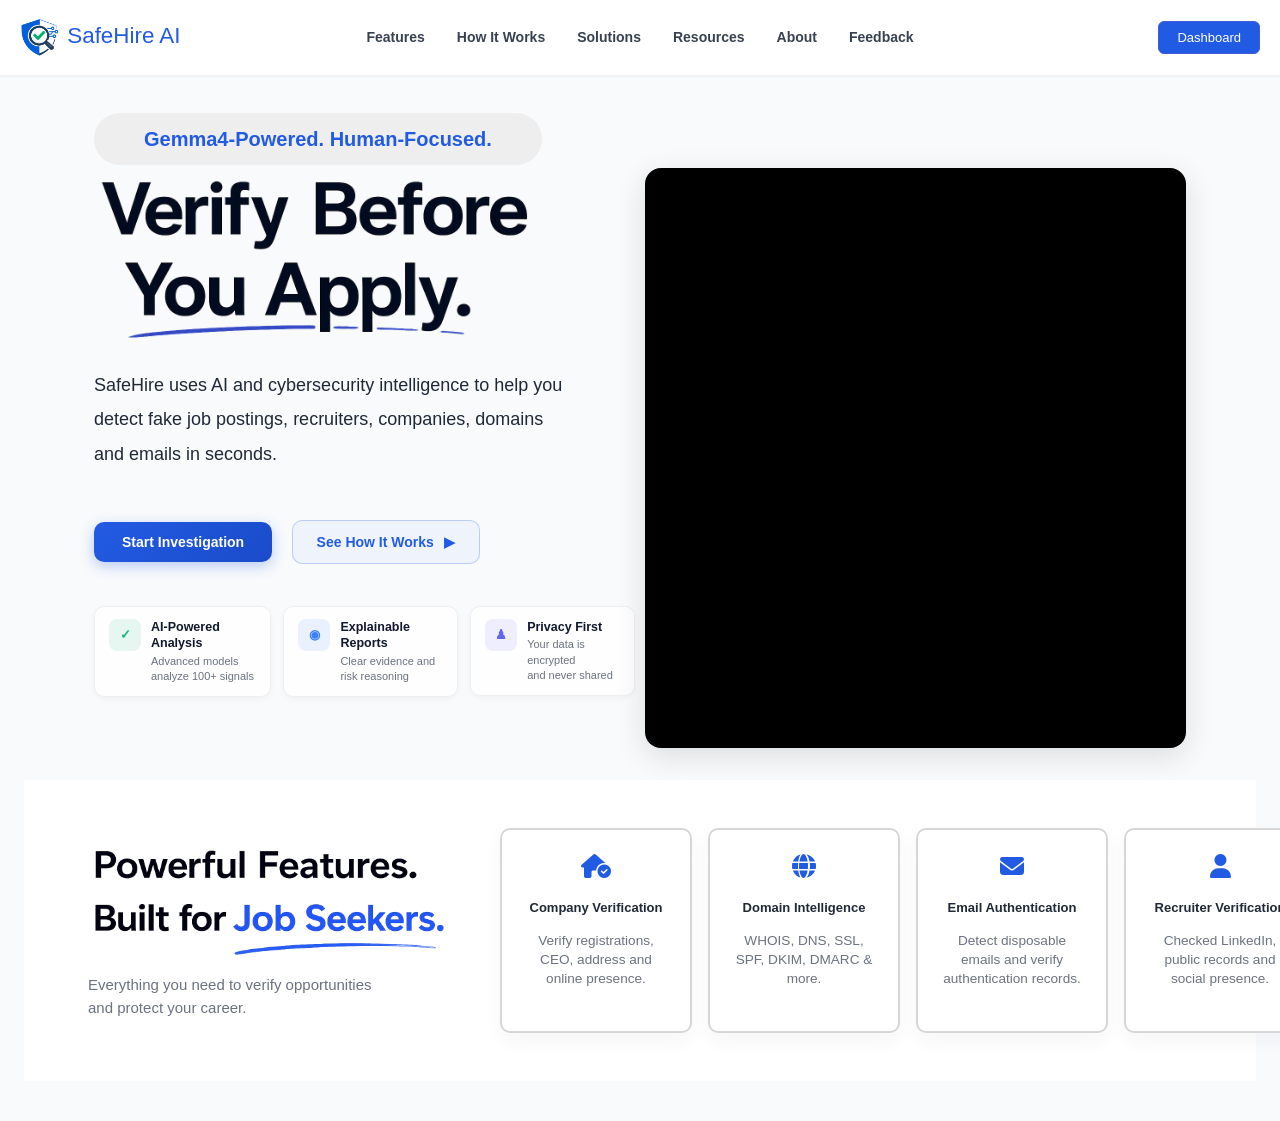
<file: index.html>
<!DOCTYPE html>
<html lang="en">
<head>
    <meta charset="UTF-8">
    <meta name="viewport" content="width=device-width, initial-scale=1.0">
    <title>SafeHire AI - Job Post Verification System | AI Scam Detection</title>
    <meta name="description" content="AI-powered job post verification system that ingests a job posting and returns an explainable scam/legit verdict. Powered by Gemma 4, SafeHire detects fake jobs, recruiters, and companies in seconds.">
    <meta name="keywords" content="AI, job post verification, scam detection, entity extraction, explainable verdict, SafeHire, Gemma 4">
    <meta name="author" content="Roshan Mallick, Om Srivastava, Aditya Mishra">
    <meta name="robots" content="index, follow">
    <link rel="canonical" href="https://gemma4-ai-project-2026-azb0.onrender.com/">
    <link rel="sitemap" type="application/xml" title="Sitemap" href="/sitemap.xml" />
    <meta property="og:title" content="SafeHire AI - Job Post Verification System">
    <meta property="og:description" content="AI-powered job post verification system that ingests a job posting and returns an explainable scam/legit verdict using Gemma 4.">
    <meta property="og:url" content="https://gemma4-ai-project-2026-azb0.onrender.com/">
    <meta property="og:type" content="website">
    <meta property="og:image" content="https://gemma4-ai-project-2026-azb0.onrender.com/assets/logo.png">
    <meta name="twitter:card" content="summary_large_image">
    <meta name="twitter:title" content="SafeHire AI - Job Post Verification System">
    <meta name="twitter:description" content="AI-powered system that ingests a job post and returns an explainable scam/legit verdict using Gemma 4.">
    <meta name="twitter:image" content="https://gemma4-ai-project-2026-azb0.onrender.com/assets/logo.png">
    <link rel="preconnect" href="https://cdnjs.cloudflare.com">
    <link rel="dns-prefetch" href="https://cdnjs.cloudflare.com">
    <link rel="icon" type="image/x-icon" href="assets/favicon.ico">
    <link rel="preload" href="style.css" as="style">
    <link rel="stylesheet" href="style.css">
    <link rel="stylesheet" href="https://cdnjs.cloudflare.com/ajax/libs/font-awesome/6.5.1/css/all.min.css" integrity="sha512-DTOQO9RWCH3ppGqcWaEA1BIZOC6xxalwEsw9c2QQeAIftl+Vegovlnee1c9QX4TctnWMn13TZye+giMm8e2LwA==" crossorigin="anonymous" referrerpolicy="no-referrer" />
    <script type="application/ld+json">
    {
      "@context": "https://schema.org",
      "@type": "SoftwareApplication",
      "name": "SafeHire AI",
      "applicationCategory": "SecurityApplication",
      "operatingSystem": "Web",
      "description": "AI-powered job post verification system that detects fake job postings, recruiters, companies, domains and emails.",
      "author": [
        {"@type": "Person", "name": "Roshan Mallick"},
        {"@type": "Person", "name": "Om Srivastava"},
        {"@type": "Person", "name": "Aditya Mishra"}
      ]
    }
    </script>
</head>
<body>
<nav class="navbar">
        <div class="nav-left">
            <a href="index.html" aria-label="SafeHire AI Home"><img src="assets/logo.png" alt="" class="nav-logo"></a>
            <a href="index.html"><span class="nav-title">SafeHire AI</span></a>
        </div>
        <div class="nav-links" id="navLinks">
             <a href="navbar/features.html" class="inactive">Features</a>
             <a href="navbar/hiw.html" class="inactive">How It Works</a>
             <a href="navbar/solutions.html" class="inactive">Solutions</a>
             <a href="navbar/resources.html" class="inactive">Resources</a>
             <a href="navbar/about.html" class="inactive">About</a>
             <a href="navbar/feedback.html" class="inactive">Feedback</a>
        </div>
        <div class="nav-right">
            <button class="nav-signup-button" onclick="window.location.href='dashboard/dashboard.html'">Dashboard</button>
            <button class="nav-hamburger" id="navHamburger" aria-label="Toggle navigation">
                <span></span>
                <span></span>
                <span></span>
            </button>
        </div>
    </nav>
<main class="home-page">
     <div class="all">
     <div class="hero-wrapper">
     <div class="hero-left">
     
     <h1 class="title">Gemma4-Powered. Human-Focused.</h1>
     <br>
     <div class="hero-heading-crop">
        <img src="assets/f4dc18df-34ad-4d52-802a-b23936a1b625.png" alt="Verify Before You Apply." class="hero-heading-img" loading="lazy">
     </div>
<br>
<div class="a2">
<p class="text">SafeHire uses AI and cybersecurity intelligence to help you</p><br>
  <p class="text">detect fake job postings, recruiters, companies, domains</p><br>
   <p class="text">and emails in seconds.</p><br>

</div>
<br>
<button class="bt" onclick="window.location.href='dashboard/dashboard.html'">Start Investigation</button>
<a href="https://www.youtube.com/watch?v=kM704RzeODo" target="_blank" class="see-how-btn">
  See How It Works
  <span class="play-icon">&#9654;</span>
</a>
<br>
<div class="trust-features">
  <div class="trust-card">
    <div class="trust-icon green">&#10003;</div>
    <div>
      <h4>AI-Powered Analysis</h4>
      <p>Advanced models<br>analyze 100+ signals</p>
    </div>
  </div>

  <div class="trust-card">
    <div class="trust-icon blue">&#9673;</div>
    <div>
      <h4>Explainable Reports</h4>
      <p>Clear evidence and<br>risk reasoning</p>
    </div>
  </div>

  <div class="trust-card">
    <div class="trust-icon dark">&#9823;</div>
    <div>
      <h4>Privacy First</h4>
      <p>Your data is encrypted<br>and never shared</p>
    </div>
  </div>
</div>

</div>
<div class="hero-right">
    <div class="video-section">
    <iframe
      src="https://www.youtube.com/embed/kM704RzeODo"
      title="SafeHire AI demonstration video"
      allow="accelerometer; autoplay; clipboard-write; encrypted-media; gyroscope; picture-in-picture"
      allowfullscreen>
    </iframe>
  </div>
  </div>
</div>
    <!-- om -->
    <footer class="footer">
        <div class="footer-heading">
            <div class="footer-heading-crop">
              <img src="assets/photo.png" alt="Powerful Features. Built for Job Seekers." class="footer-heading-img" loading="lazy">
            </div>
            <p>Everything you need to verify opportunities<br>and protect your career.</p>
        </div>

        <div class="box-container">
            <div class="box">
                <i class="fa-solid fa-house-circle-check"></i>
                <b>Company Verification</b>
                    <div class="message">
                        Verify registrations, CEO, address and online presence.
                    </div>
            </div>
            
            <div class="box">
                <i class="fa-solid fa-globe"></i>
                <b>Domain Intelligence</b>
                    <div class="message">
                        WHOIS, DNS, SSL, SPF, DKIM, DMARC & more.
                    </div>
            </div>

            <div class="box">
                <i class="fa-solid fa-envelope"></i>
                <b>Email Authentication</b>
                    <div class="message">
                        Detect disposable emails and verify authentication records.
                    </div>
            </div>

            <div class="box">
                <i class="fa-solid fa-user"></i>
                <b>Recruiter Verification</b>
                    <div class="message">
                        Checked LinkedIn, public records and social presence.
                    </div>
            </div>

            <div class="box">
                <i class="fa-solid fa-file-lines"></i>
                <b>Explainable Reports</b>
                    <div class="message">
                        Get a detailed report with evidence, risk score and recommendations.
                    </div>
            </div>
        </div>
    </footer>
</div>
</main>
    <script src="script.js" defer></script>
</body>
</html>
</file>
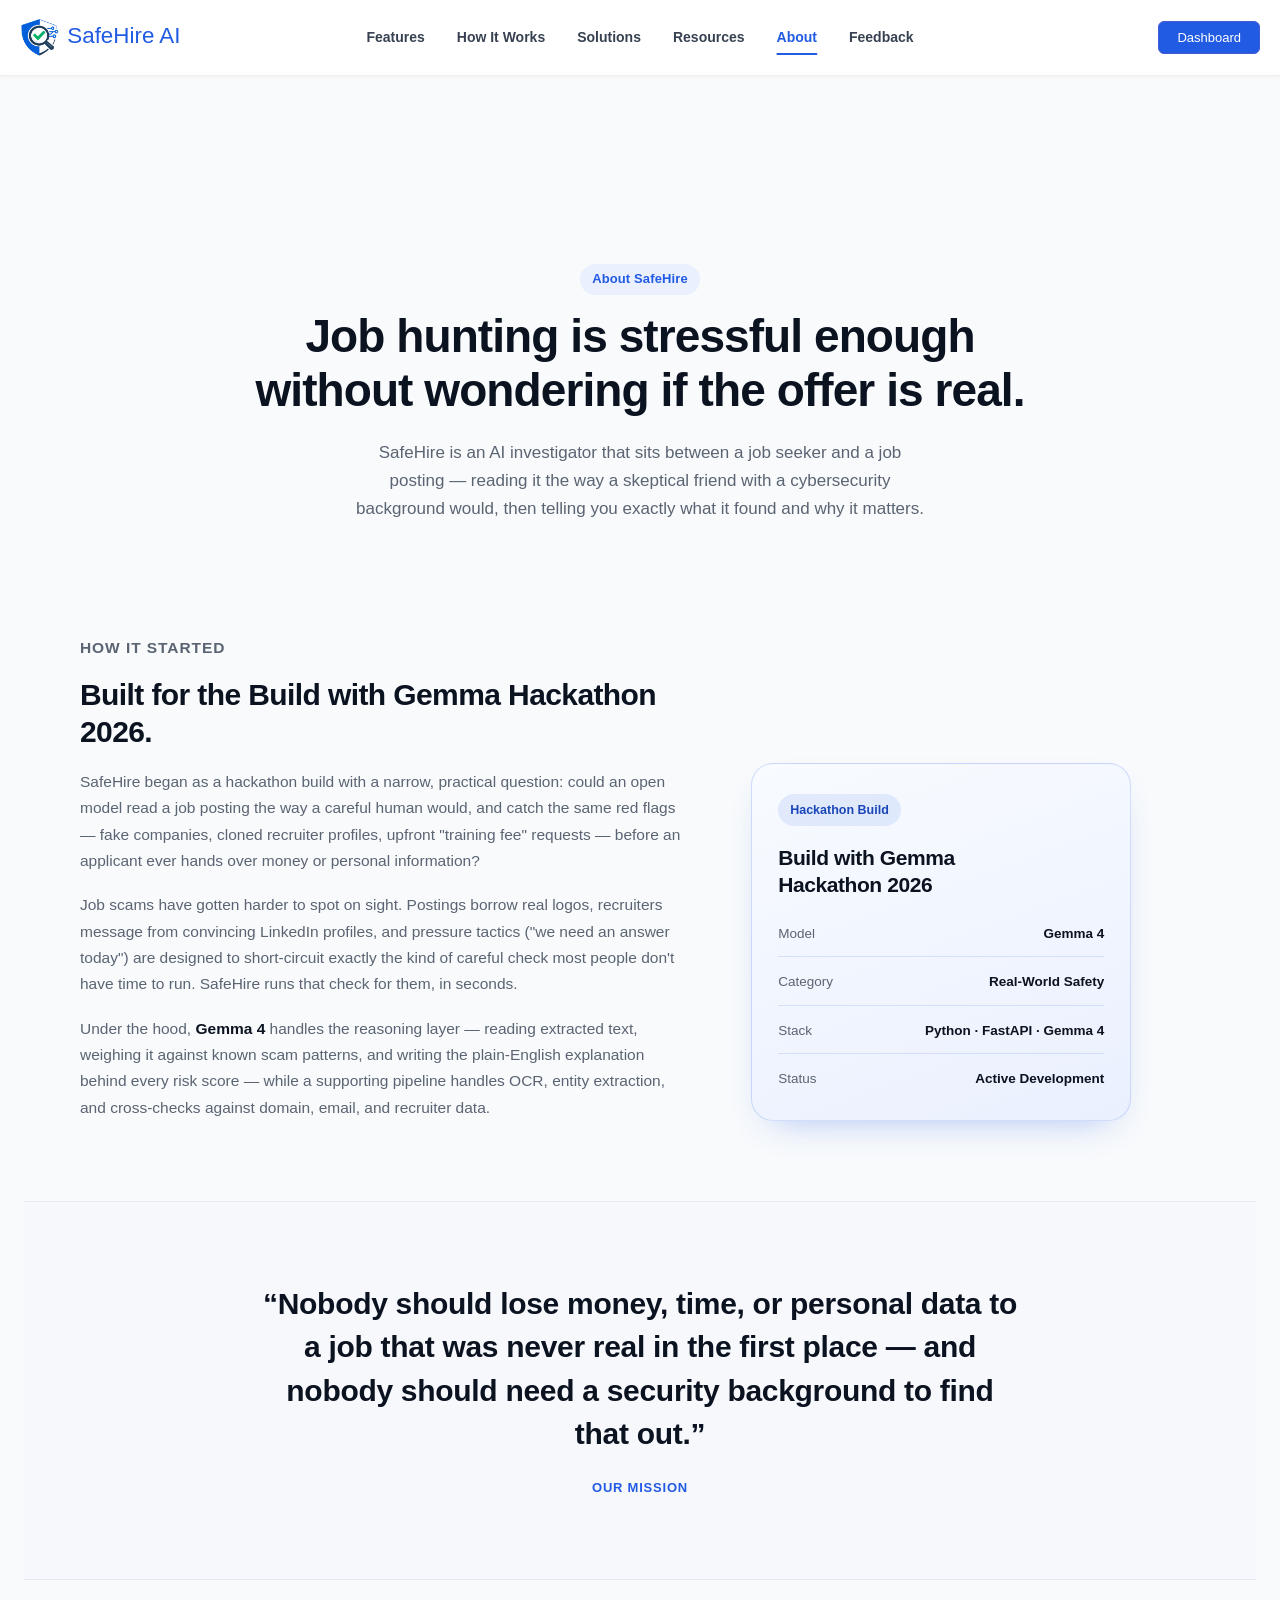
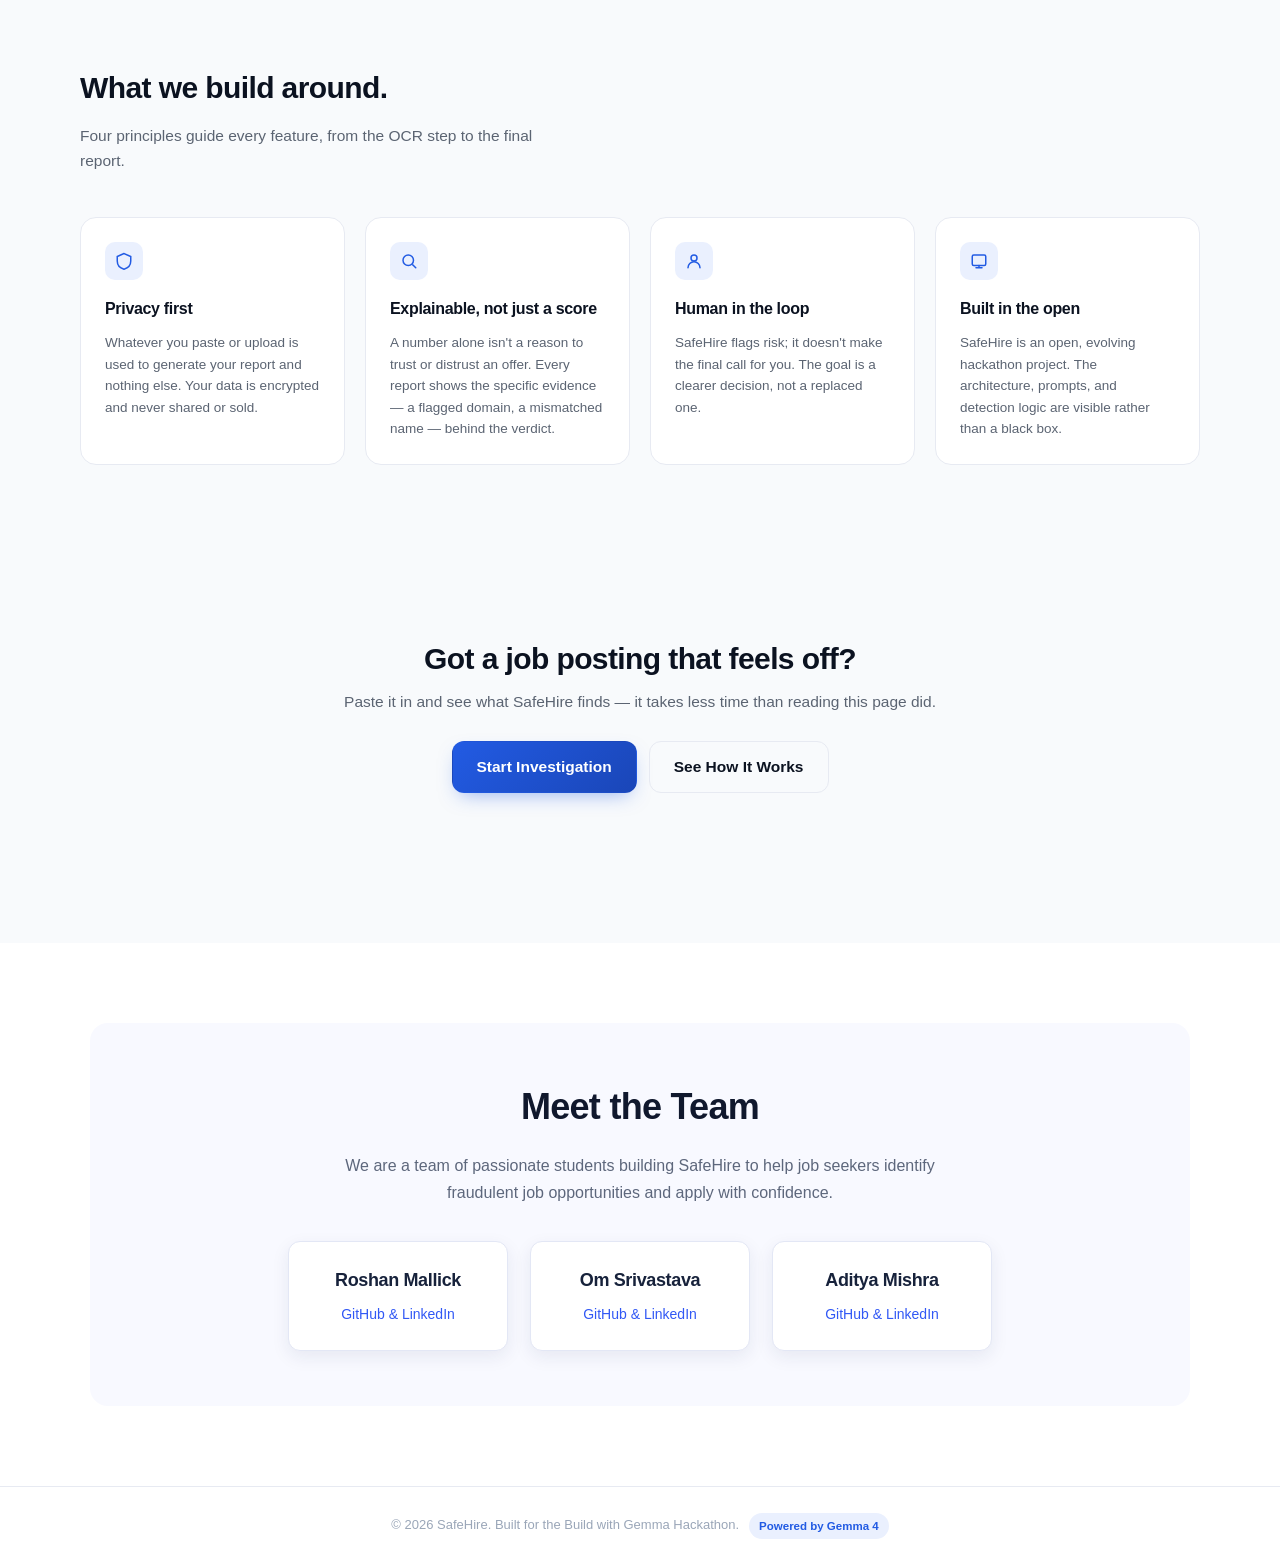
<file: navbar/about.html>
<!DOCTYPE html>
<html lang="en">
<head>
<meta charset="UTF-8" />
<meta name="viewport" content="width=device-width, initial-scale=1.0" />
<title>About - SafeHire AI | Team Behind the AI Job Scam Detector</title>
<meta name="description" content="Learn about SafeHire AI - built for the Build with Gemma Hackathon 2026. Meet the team: Roshan Mallick, Om Srivastava, and Aditya Mishra." />
<meta name="robots" content="index, follow" />
<link rel="canonical" href="https://gemma4-ai-project-2026-azb0.onrender.com/navbar/about.html" />
    <link rel="sitemap" type="application/xml" title="Sitemap" href="/sitemap.xml" />
<meta property="og:title" content="About - SafeHire AI" />
<meta property="og:description" content="Learn about SafeHire AI - built for the Build with Gemma Hackathon 2026 by Roshan Mallick, Om Srivastava, and Aditya Mishra." />
<meta property="og:url" content="https://gemma4-ai-project-2026-azb0.onrender.com/navbar/about.html" />
<meta property="og:type" content="website" />
<meta property="og:image" content="https://gemma4-ai-project-2026-azb0.onrender.com/assets/logo.png" />
<meta name="twitter:card" content="summary_large_image" />
<meta name="twitter:title" content="About - SafeHire AI" />
<meta name="twitter:description" content="Learn about SafeHire AI - built for the Build with Gemma Hackathon 2026." />
<meta name="twitter:image" content="https://gemma4-ai-project-2026-azb0.onrender.com/assets/logo.png" />
<link rel="icon" type="image/x-icon" href="../assets/favicon.ico" />
<link rel="stylesheet" href="../style.css" />
<link rel="stylesheet" href="about.css" />
</head>
<body>

<nav class="navbar">
        <div class="nav-left">
            <a href="../index.html"><img src="../assets/logo.png" alt="" class="nav-logo"></a>
            <a href="../index.html"><span class="nav-title">SafeHire AI</span></a>
        </div>
        <div class="nav-links" id="navLinks">
             <a href="features.html" class="inactive">Features</a>
             <a href="hiw.html" class="inactive">How It Works</a>
             <a href="solutions.html" class="inactive">Solutions</a>
             <a href="resources.html" class="inactive">Resources</a>
             <a href="about.html" class="active">About</a>
             <a href="feedback.html" class="inactive">Feedback</a>
        </div>
        <div class="nav-right">
            <button class="nav-signup-button" onclick="window.location.href='../dashboard/dashboard.html'">Dashboard</button>
            <button class="nav-hamburger" id="navHamburger" aria-label="Toggle navigation">
                <span></span>
                <span></span>
                <span></span>
            </button>
        </div>
    </nav>

<main class="hiw-page">

  <!-- ============ HERO ============ -->
  <section class="about-hero">
    <div class="about-hero__inner">
      <span class="eyebrow">About SafeHire</span>
      <h1>Job hunting is stressful enough<br/>without wondering if the offer is real.</h1>
      <p class="about-hero__lede">
        SafeHire is an AI investigator that sits between a job seeker and a job posting — reading
        it the way a skeptical friend with a cybersecurity background would, then telling you
        exactly what it found and why it matters.
      </p>
    </div>
  </section>

  <!-- ============ ORIGIN STORY ============ -->
  <section class="story">
    <div class="story__inner">
      <div class="story__copy">
        <p class="eyebrow eyebrow--muted">How it started</p>
        <h2>Built for the Build with Gemma Hackathon 2026.</h2>
        <p>
          SafeHire began as a hackathon build with a narrow, practical question: could an
          open model read a job posting the way a careful human would, and catch the same red
          flags — fake companies, cloned recruiter profiles, upfront "training fee" requests —
          before an applicant ever hands over money or personal information?
        </p>
        <p>
          Job scams have gotten harder to spot on sight. Postings borrow real logos, recruiters
          message from convincing LinkedIn profiles, and pressure tactics ("we need an answer
          today") are designed to short-circuit exactly the kind of careful check most people
          don't have time to run. SafeHire runs that check for them, in seconds.
        </p>
        <p>
          Under the hood, <strong>Gemma 4</strong> handles the reasoning layer — reading extracted
          text, weighing it against known scam patterns, and writing the plain-English explanation
          behind every risk score — while a supporting pipeline handles OCR, entity extraction,
          and cross-checks against domain, email, and recruiter data.
        </p>
      </div>
      <div class="story__visual">
        <div class="hack-card">
          <div class="hack-card__badge">Hackathon Build</div>
          <h3>Build with Gemma<br/>Hackathon 2026</h3>
          <ul class="hack-card__list">
            <li><span>Model</span><strong>Gemma 4</strong></li>
            <li><span>Category</span><strong>Real-World Safety</strong></li>
            <li><span>Stack</span><strong>Python · FastAPI · Gemma 4</strong></li>
            <li><span>Status</span><strong>Active Development</strong></li>
          </ul>
        </div>
      </div>
    </div>
  </section>

  <!-- ============ MISSION STATEMENT ============ -->
  <section class="mission">
    <div class="mission__inner">
      <p class="mission__quote">
        “Nobody should lose money, time, or personal data to a job that was never real
        in the first place — and nobody should need a security background to find that out.”
      </p>
      <p class="mission__label">Our mission</p>
    </div>
  </section>

  <!-- ============ VALUES GRID ============ -->
  <section class="values">
    <div class="values__inner">
      <div class="values__head">
        <h2>What we build around.</h2>
        <p>Four principles guide every feature, from the OCR step to the final report.</p>
      </div>

      <div class="values__grid">
        <article class="value-card">
          <span class="value-card__icon" data-icon="privacy"></span>
          <h3>Privacy first</h3>
          <p>Whatever you paste or upload is used to generate your report and nothing else. Your data is encrypted and never shared or sold.</p>
        </article>

        <article class="value-card">
          <span class="value-card__icon" data-icon="explain"></span>
          <h3>Explainable, not just a score</h3>
          <p>A number alone isn't a reason to trust or distrust an offer. Every report shows the specific evidence — a flagged domain, a mismatched name — behind the verdict.</p>
        </article>

        <article class="value-card">
          <span class="value-card__icon" data-icon="human"></span>
          <h3>Human in the loop</h3>
          <p>SafeHire flags risk; it doesn't make the final call for you. The goal is a clearer decision, not a replaced one.</p>
        </article>

        <article class="value-card">
          <span class="value-card__icon" data-icon="open"></span>
          <h3>Built in the open</h3>
          <p>SafeHire is an open, evolving hackathon project. The architecture, prompts, and detection logic are visible rather than a black box.</p>
        </article>
      </div>
    </div>
  </section>

  <!-- ============ CLOSING CTA ============ -->
  <section class="cta-band">
    <div class="cta-band__inner">
      <h2>Got a job posting that feels off?</h2>
      <p>Paste it in and see what SafeHire finds — it takes less time than reading this page did.</p>
      <div class="cta-band__actions">
        <a href="../dashboard/dashboard.html" class="btn btn--primary btn--lg">Start Investigation</a>
        <a class="btn btn--ghost btn--lg" href="hiw.html">See How It Works</a>
      </div>
    </div>
  </section>

</main>

<section class="about-team">
  <h2>Meet the Team</h2>

  <p>
    We are a team of passionate students building SafeHire to help job seekers
    identify fraudulent job opportunities and apply with confidence.
  </p>

  <div class="team-members">
    <div class="team-member">
      <h3>Roshan Mallick</h3>
      <p><a href="https://github.com/Roshan-Mallick" target="_blank">GitHub </a>   &   <a href="https://www.linkedin.com/in/roshan-mallick-2b816a2b8" target="_blank">LinkedIn</a></p>

    </div>

    <div class="team-member">
      <h3>Om Srivastava</h3>
      <p><a href="https://github.com/Om-Srivastava-6" target="_blank">GitHub </a>   &   <a href="https://www.linkedin.com/in/om-srivastava-6a209429b?utm_source=share_via&utm_content=profile&utm_medium=member_android" target="_blank">LinkedIn</a></p>
    </div>

    <div class="team-member">
      <h3>Aditya Mishra</h3>
      <p><a href="https://github.com/AdityaMishra2007-codes" target="_blank">GitHub </a>   &   <a href="https://www.linkedin.com/in/adityamishra2006/" target="_blank">LinkedIn</a></p>
    </div>
  </div>
</section>

<footer class="footer">
  <div class="footer__inner">
    <span>© 2026 SafeHire. Built for the Build with Gemma Hackathon.</span>
    <span class="footer__badge">Powered by Gemma 4</span>
  </div>
</footer>
<script src="../script.js" defer></script>
</body>
</html>
</file>
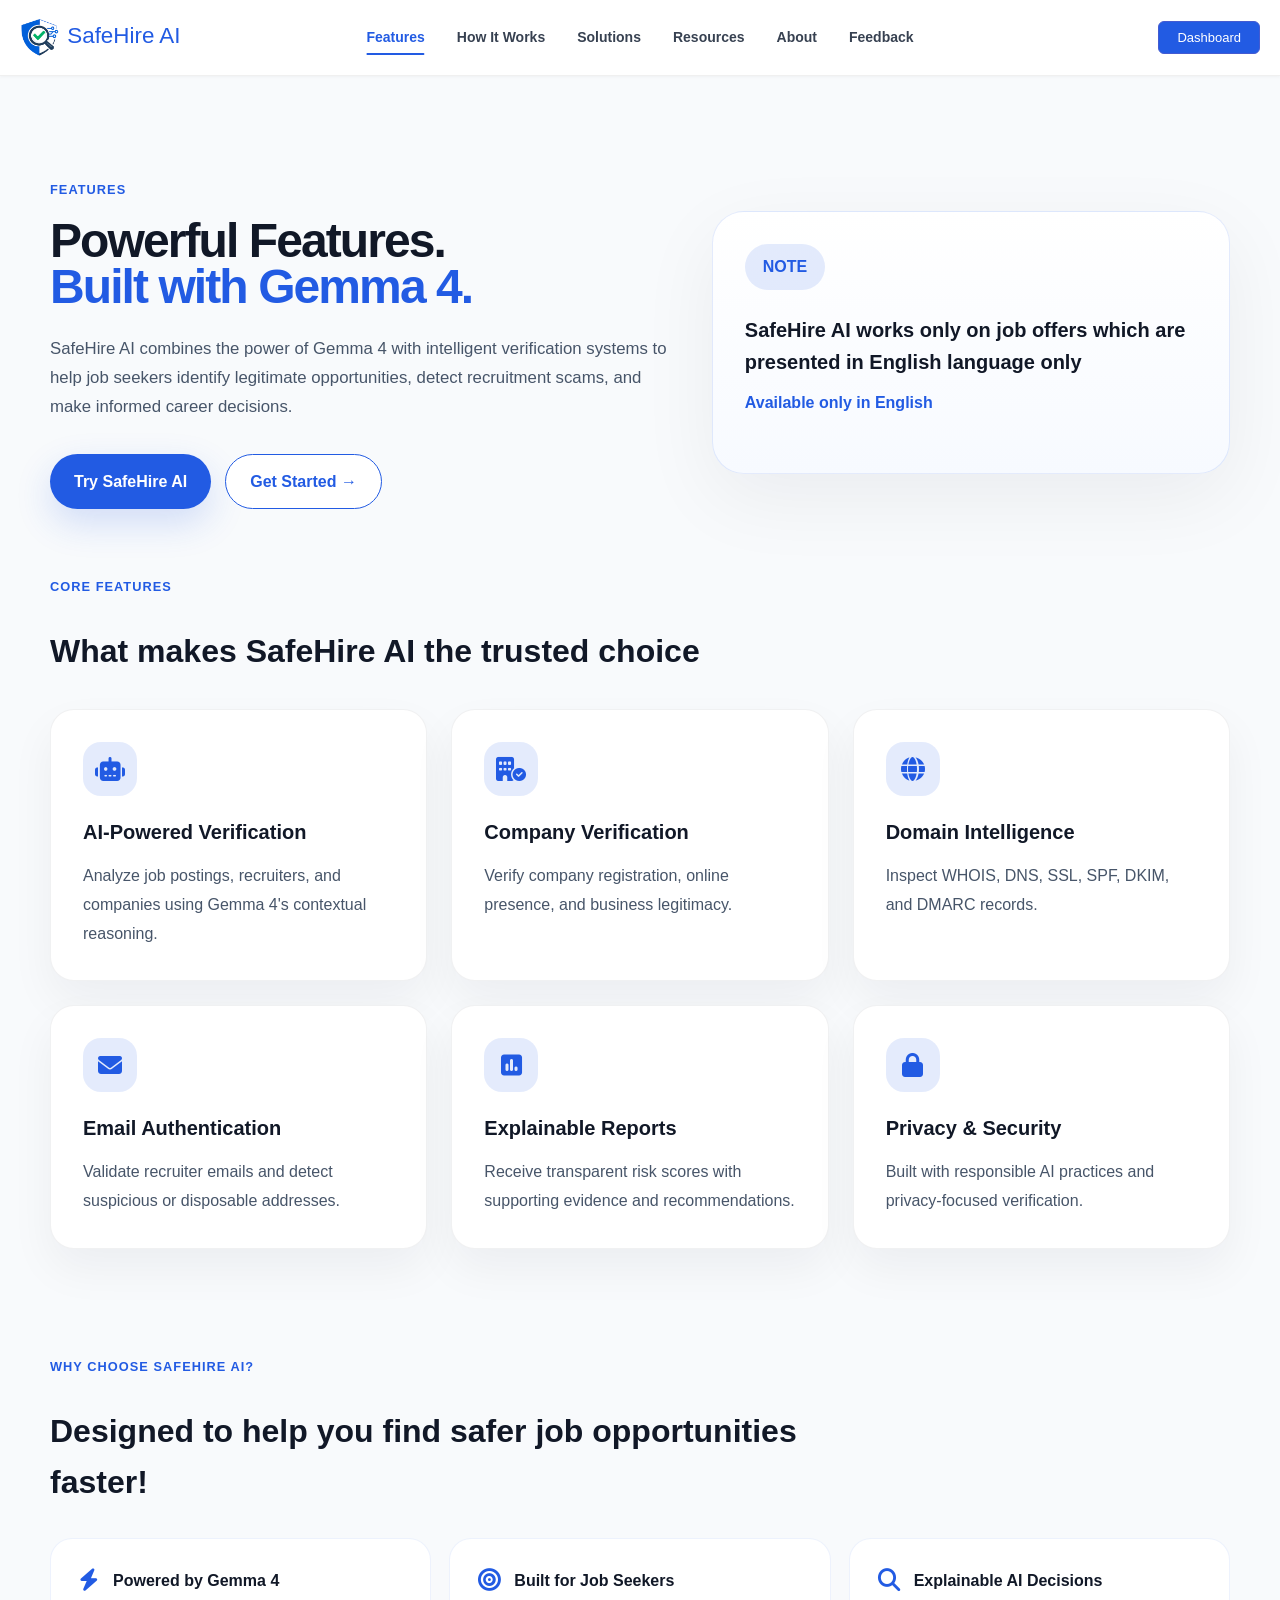
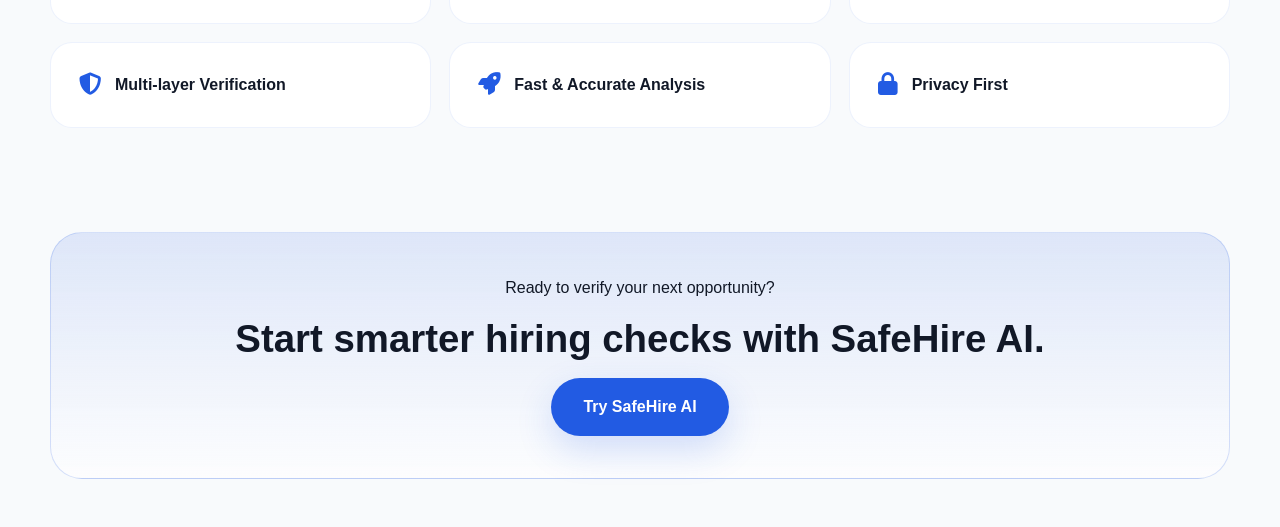
<file: navbar/features.html>
<!DOCTYPE html>
<html lang="en">
<head>
    <meta charset="UTF-8">
    <meta name="viewport" content="width=device-width, initial-scale=1.0">
    <title>Features - SafeHire AI | AI Job Scam Detection</title>
    <meta name="description" content="Explore SafeHire AI features: AI-powered verification, company verification, domain intelligence, email authentication, and explainable reports powered by Gemma 4.">
    <meta name="robots" content="index, follow">
    <link rel="canonical" href="https://gemma4-ai-project-2026-azb0.onrender.com/navbar/features.html">
    <link rel="sitemap" type="application/xml" title="Sitemap" href="/sitemap.xml" />
    <meta property="og:title" content="Features - SafeHire AI">
    <meta property="og:description" content="Explore SafeHire AI features: AI-powered verification, company verification, domain intelligence, and explainable reports powered by Gemma 4.">
    <meta property="og:url" content="https://gemma4-ai-project-2026-azb0.onrender.com/navbar/features.html">
    <meta property="og:type" content="website">
    <meta property="og:image" content="https://gemma4-ai-project-2026-azb0.onrender.com/assets/logo.png">
    <meta name="twitter:card" content="summary_large_image">
    <meta name="twitter:title" content="Features - SafeHire AI">
    <meta name="twitter:description" content="Explore SafeHire AI features: AI-powered verification, company verification, domain intelligence, and explainable reports.">
    <meta name="twitter:image" content="https://gemma4-ai-project-2026-azb0.onrender.com/assets/logo.png">
    <link rel="icon" type="image/x-icon" href="../assets/favicon.ico">
    <link rel="stylesheet" href="../style.css">
    <link rel="stylesheet" href="features.css">
    <link rel="stylesheet" href="https://cdnjs.cloudflare.com/ajax/libs/font-awesome/6.5.1/css/all.min.css" integrity="sha512-DTOQO9RWCH3ppGqcWaEA1BIZOC6xxalwEsw9c2QQeAIftl+Vegovlnee1c9QX4TctnWMn13TZye+giMm8e2LwA==" crossorigin="anonymous" referrerpolicy="no-referrer" />
</head>
<body>
    <nav class="navbar">
        <div class="nav-left">
            <a href="../index.html"><img src="../assets/logo.png" alt="" class="nav-logo"></a>
            <a href="../index.html"><span class="nav-title">SafeHire AI</span></a>
        </div>
        <div class="nav-links" id="navLinks">
             <a href="features.html" class="active">Features</a>
             <a href="hiw.html" class="inactive">How It Works</a>
             <a href="solutions.html" class="inactive">Solutions</a>
             <a href="resources.html" class="inactive">Resources</a>
             <a href="about.html" class="inactive">About</a>
             <a href="feedback.html" class="inactive">Feedback</a>
        </div>
        <div class="nav-right">
            <button class="nav-signup-button" onclick="window.location.href='../dashboard/dashboard.html'">Dashboard</button>
            <button class="nav-hamburger" id="navHamburger" aria-label="Toggle navigation">
                <span></span>
                <span></span>
                <span></span>
            </button>
        </div>
    </nav>

    <main class="features-page">
        <section class="feature-hero">
            <div class="hero-copy">
                <p class="eyebrow">Features</p>
                <h1>Powerful Features.<br><span>Built with Gemma 4.</span></h1>
                <p class="hero-text">SafeHire AI combines the power of Gemma 4 with intelligent verification systems to help job seekers identify legitimate opportunities, detect recruitment scams, and make informed career decisions.</p>
                <div class="hero-actions">
                    <a href="../dashboard/dashboard.html" class="btn btn-primary">Try SafeHire AI</a>
                    <a href="../dashboard/dashboard.html" class="btn btn-secondary">Get Started →</a>
                </div>
            </div>
            <div class="hero-visual">
                <div class="visual-card">
                    <div class="visual-chip">NOTE</div>
                    <div class="visual-header">
                        <p class="visual-note">SafeHire AI works only on job offers which are presented in English language only</p>
                        <span>Available only in English</span>
                    </div>
                </div>
            </div>
        </section>

        <section class="feature-grid-section">
            <div class="section-header">
                <p class="eyebrow">Core Features</p>
                <h2>What makes SafeHire AI the trusted choice</h2>
            </div>
            <div class="feature-grid">
                <article class="feature-card">
                    <div class="feature-icon"><i class="fa-solid fa-robot"></i></div>
                    <h3>AI-Powered Verification</h3>
                    <p>Analyze job postings, recruiters, and companies using Gemma 4's contextual reasoning.</p>
                </article>
                <article class="feature-card">
                    <div class="feature-icon"><i class="fa-solid fa-building-circle-check"></i></div>
                    <h3>Company Verification</h3>
                    <p>Verify company registration, online presence, and business legitimacy.</p>
                </article>
                <article class="feature-card">
                    <div class="feature-icon"><i class="fa-solid fa-globe"></i></div>
                    <h3>Domain Intelligence</h3>
                    <p>Inspect WHOIS, DNS, SSL, SPF, DKIM, and DMARC records.</p>
                </article>
                <article class="feature-card">
                    <div class="feature-icon"><i class="fa-solid fa-envelope"></i></div>
                    <h3>Email Authentication</h3>
                    <p>Validate recruiter emails and detect suspicious or disposable addresses.</p>
                </article>
                <article class="feature-card">
                    <div class="feature-icon"><i class="fa-solid fa-square-poll-vertical"></i></div>
                    <h3>Explainable Reports</h3>
                    <p>Receive transparent risk scores with supporting evidence and recommendations.</p>
                </article>
                <article class="feature-card">
                    <div class="feature-icon"><i class="fa-solid fa-lock"></i></div>
                    <h3>Privacy & Security</h3>
                    <p>Built with responsible AI practices and privacy-focused verification.</p>
                </article>
            </div>
        </section>

        <section class="why-choose">
            <div class="section-header">
                <p class="eyebrow">Why Choose SafeHire AI?</p>
                <h2>Designed to help you find safer job opportunities faster!</h2>
            </div>
            <div class="reason-grid">
                <div class="reason-item"><span><i class="fa-solid fa-bolt"></i></span> Powered by Gemma 4</div>
                <div class="reason-item"><span><i class="fa-solid fa-bullseye"></i></span> Built for Job Seekers</div>
                <div class="reason-item"><span><i class="fa-solid fa-magnifying-glass"></i></span> Explainable AI Decisions</div>
                <div class="reason-item"><span><i class="fa-solid fa-shield-halved"></i></span> Multi-layer Verification</div>
                <div class="reason-item"><span><i class="fa-solid fa-rocket"></i></span> Fast & Accurate Analysis</div>
                <div class="reason-item"><span><i class="fa-solid fa-lock"></i></span> Privacy First</div>
            </div>
        </section>

        <section class="feature-cta">
            <div class="cta-panel">
                <p class="eyebrow">Ready to verify your next opportunity?</p>
                <h2>Start smarter hiring checks with SafeHire AI.</h2>
                <a href="../dashboard/dashboard.html" class="btn btn-primary btn-cta">Try SafeHire AI</a>
            </div>
        </section>
    </main>

    <script src="../script.js" defer></script>
</body>
</html>
</file>
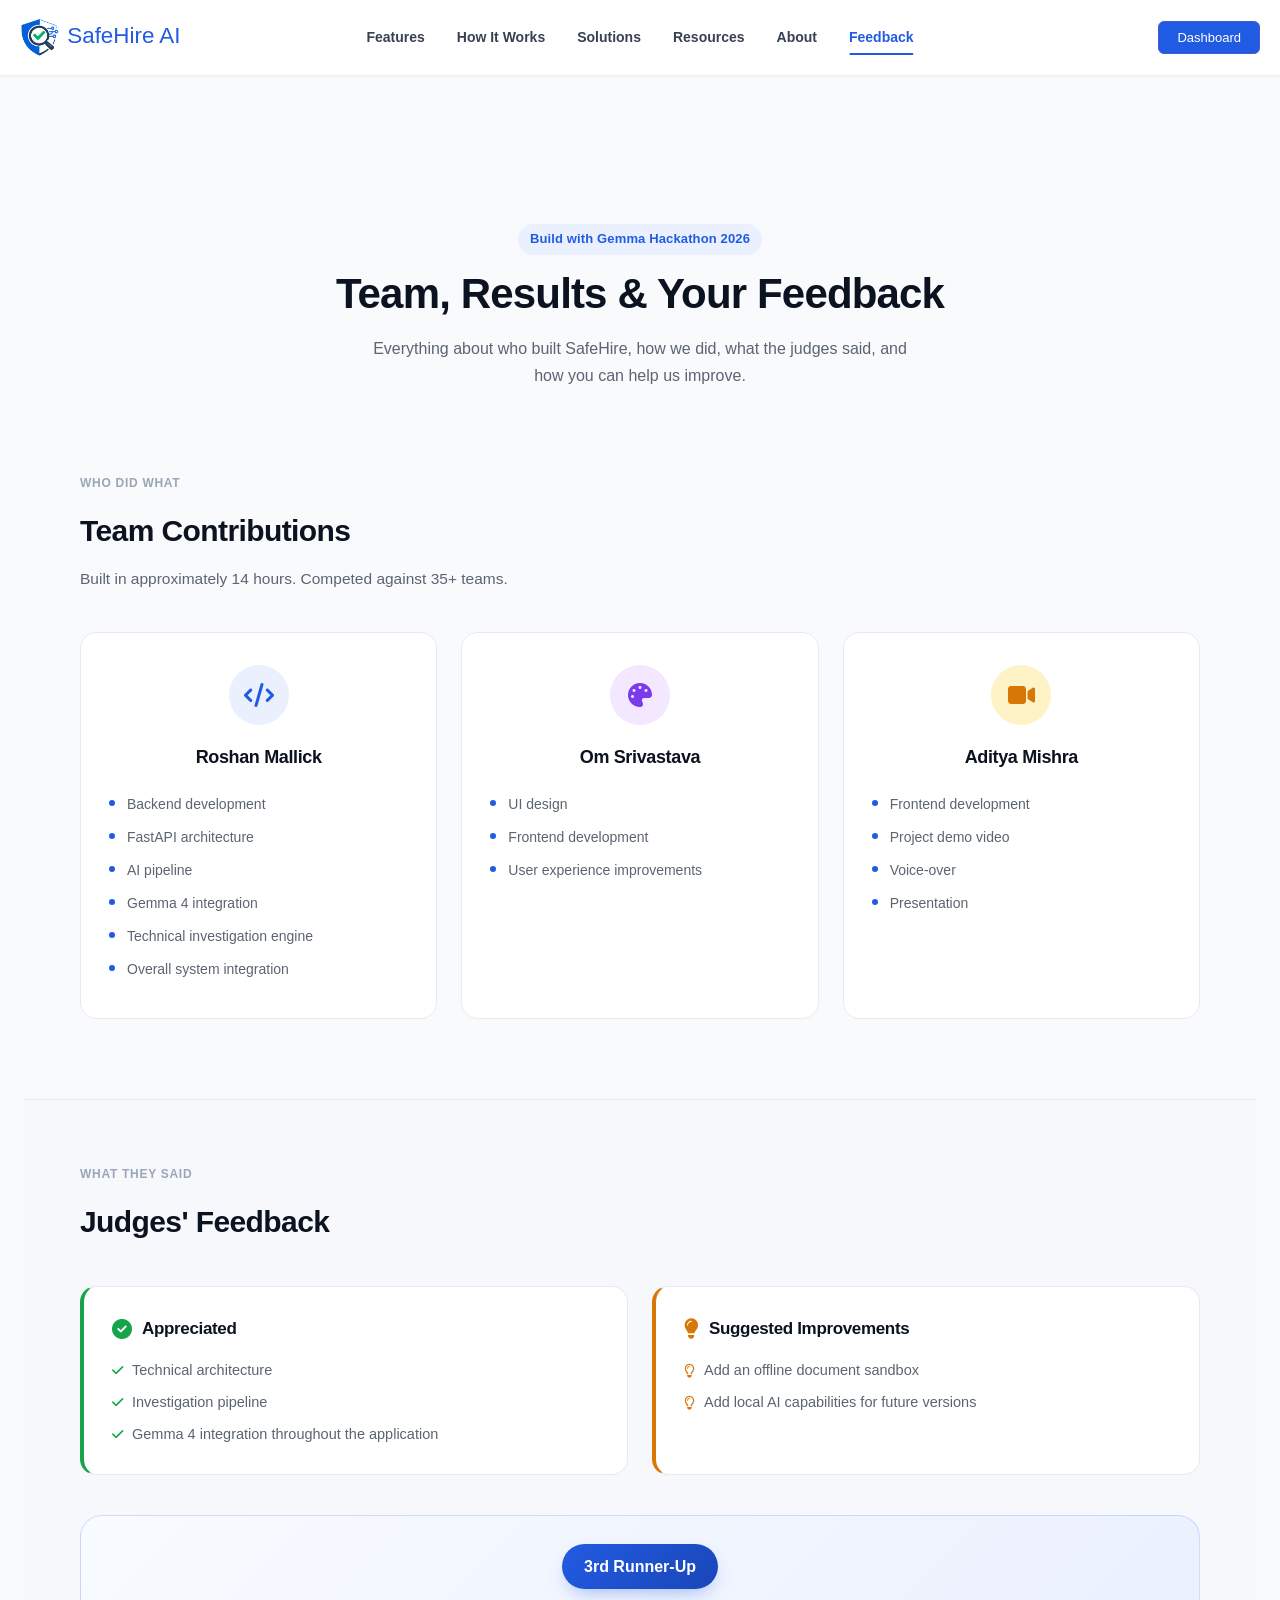
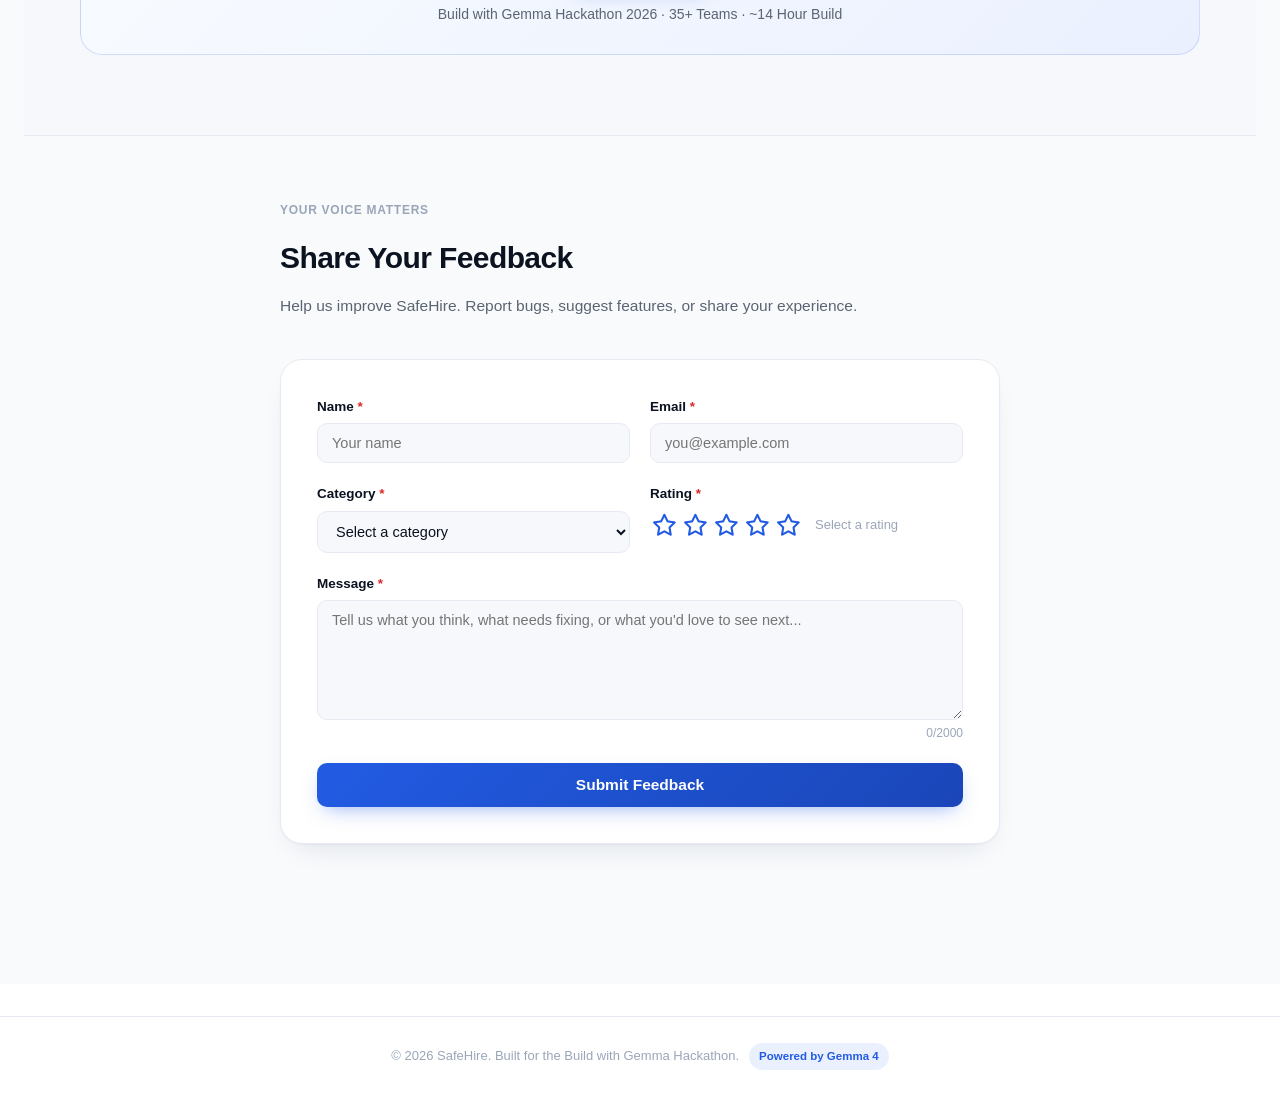
<file: navbar/feedback.html>
<!DOCTYPE html>
<html lang="en">
<head>
<meta charset="UTF-8" />
<meta name="viewport" content="width=device-width, initial-scale=1.0" />
<title>Feedback - SafeHire AI | Share Your Thoughts</title>
<meta name="description" content="Share your feedback on SafeHire AI. Report bugs, suggest features, or share your experience with our AI-powered job scam detection system." />
<meta name="robots" content="index, follow" />
<link rel="canonical" href="https://gemma4-ai-project-2026-azb0.onrender.com/navbar/feedback.html" />
    <link rel="sitemap" type="application/xml" title="Sitemap" href="/sitemap.xml" />
<meta property="og:title" content="Feedback - SafeHire AI" />
<meta property="og:description" content="Share your feedback on SafeHire AI. Report bugs, suggest features, or share your experience." />
<meta property="og:url" content="https://gemma4-ai-project-2026-azb0.onrender.com/navbar/feedback.html" />
<meta property="og:type" content="website" />
<meta property="og:image" content="https://gemma4-ai-project-2026-azb0.onrender.com/assets/logo.png" />
<meta name="twitter:card" content="summary_large_image" />
<meta name="twitter:title" content="Feedback - SafeHire AI" />
<meta name="twitter:description" content="Share your feedback on SafeHire AI." />
<meta name="twitter:image" content="https://gemma4-ai-project-2026-azb0.onrender.com/assets/logo.png" />
<link rel="icon" type="image/x-icon" href="../assets/favicon.ico" />
<link rel="stylesheet" href="../style.css" />
<link rel="stylesheet" href="feedback.css" />
<link rel="stylesheet" href="https://cdnjs.cloudflare.com/ajax/libs/font-awesome/6.5.1/css/all.min.css" integrity="sha512-DTOQO9RWCH3ppGqcWaEA1BIZOC6xxalwEsw9c2QQeAIftl+Vegovlnee1c9QX4TctnWMn13TZye+giMm8e2LwA==" crossorigin="anonymous" referrerpolicy="no-referrer" />
</head>
<body>

<nav class="navbar">
        <div class="nav-left">
            <a href="../index.html"><img src="../assets/logo.png" alt="" class="nav-logo"></a>
            <a href="../index.html"><span class="nav-title">SafeHire AI</span></a>
        </div>
        <div class="nav-links" id="navLinks">
             <a href="features.html" class="inactive">Features</a>
             <a href="hiw.html" class="inactive">How It Works</a>
             <a href="solutions.html" class="inactive">Solutions</a>
             <a href="resources.html" class="inactive">Resources</a>
             <a href="about.html" class="inactive">About</a>
             <a href="feedback.html" class="active">Feedback</a>
        </div>
        <div class="nav-right">
            <button class="nav-signup-button" onclick="window.location.href='../dashboard/dashboard.html'">Dashboard</button>
            <button class="nav-hamburger" id="navHamburger" aria-label="Toggle navigation">
                <span></span>
                <span></span>
                <span></span>
            </button>
        </div>
    </nav>

<main class="hiw-page">

  <!-- ============ HERO ============ -->
  <section class="fb-hero">
    <div class="fb-hero__inner">
      <span class="eyebrow">Build with Gemma Hackathon 2026</span>
      <h1>Team, Results &amp; Your Feedback</h1>
      <p class="fb-hero__lede">
        Everything about who built SafeHire, how we did, what the judges said,
        and how you can help us improve.
      </p>
    </div>
  </section>

  <!-- ============ TEAM CONTRIBUTIONS ============ -->
  <section class="fb-team">
    <div class="fb-team__inner">
      <div class="fb-section-head">
        <span class="eyebrow eyebrow--muted">Who Did What</span>
        <h2>Team Contributions</h2>
        <p>Built in approximately 14 hours. Competed against 35+ teams.</p>
      </div>

      <div class="fb-team__grid">

        <article class="fb-team-card">
          <div class="fb-team-card__avatar">
            <i class="fa-solid fa-code"></i>
          </div>
          <h3>Roshan Mallick</h3>
          <ul class="fb-team-card__list">
            <li>Backend development</li>
            <li>FastAPI architecture</li>
            <li>AI pipeline</li>
            <li>Gemma 4 integration</li>
            <li>Technical investigation engine</li>
            <li>Overall system integration</li>
          </ul>
        </article>

        <article class="fb-team-card">
          <div class="fb-team-card__avatar fb-team-card__avatar--design">
            <i class="fa-solid fa-palette"></i>
          </div>
          <h3>Om Srivastava</h3>
          <ul class="fb-team-card__list">
            <li>UI design</li>
            <li>Frontend development</li>
            <li>User experience improvements</li>
          </ul>
        </article>

        <article class="fb-team-card">
          <div class="fb-team-card__avatar fb-team-card__avatar--media">
            <i class="fa-solid fa-video"></i>
          </div>
          <h3>Aditya Mishra</h3>
          <ul class="fb-team-card__list">
            <li>Frontend development</li>
            <li>Project demo video</li>
            <li>Voice-over</li>
            <li>Presentation</li>
          </ul>
        </article>

      </div>
    </div>
  </section>

  <!-- ============ JUDGES' FEEDBACK ============ -->
  <section class="fb-judges">
    <div class="fb-judges__inner">
      <div class="fb-section-head">
        <span class="eyebrow eyebrow--muted">What They Said</span>
        <h2>Judges' Feedback</h2>
      </div>

      <div class="fb-judges__grid">

        <div class="fb-judge-card fb-judge-card--appreciated">
          <div class="fb-judge-card__header">
            <i class="fa-solid fa-check-circle"></i>
            <h3>Appreciated</h3>
          </div>
          <ul>
            <li>Technical architecture</li>
            <li>Investigation pipeline</li>
            <li>Gemma 4 integration throughout the application</li>
          </ul>
        </div>

        <div class="fb-judge-card fb-judge-card--suggest">
          <div class="fb-judge-card__header">
            <i class="fa-solid fa-lightbulb"></i>
            <h3>Suggested Improvements</h3>
          </div>
          <ul>
            <li>Add an offline document sandbox</li>
            <li>Add local AI capabilities for future versions</li>
          </ul>
        </div>

      </div>

      <div class="fb-outcome">
        <div class="fb-outcome__badge">
          <span>3rd Runner-Up</span>
        </div>
        <p>Build with Gemma Hackathon 2026 &middot; 35+ Teams &middot; ~14 Hour Build</p>
      </div>
    </div>
  </section>

  <!-- ============ FEEDBACK FORM ============ -->
  <section class="fb-form-section" id="feedbackForm">
    <div class="fb-form-section__inner">
      <div class="fb-section-head">
        <span class="eyebrow eyebrow--muted">Your Voice Matters</span>
        <h2>Share Your Feedback</h2>
        <p>Help us improve SafeHire. Report bugs, suggest features, or share your experience.</p>
      </div>

      <form class="fb-form" id="feedbackFormElement" novalidate>
        <div class="fb-form__row">
          <div class="fb-form__field">
            <label for="fbName">Name <span class="required">*</span></label>
            <input type="text" id="fbName" name="name" placeholder="Your name" required maxlength="100" />
          </div>
          <div class="fb-form__field">
            <label for="fbEmail">Email <span class="required">*</span></label>
            <input type="email" id="fbEmail" name="email" placeholder="you@example.com" required />
          </div>
        </div>

        <div class="fb-form__row">
          <div class="fb-form__field">
            <label for="fbCategory">Category <span class="required">*</span></label>
            <select id="fbCategory" name="category" required>
              <option value="" disabled selected>Select a category</option>
              <option value="General Feedback">General Feedback</option>
              <option value="Bug Report">Bug Report</option>
              <option value="Feature Request">Feature Request</option>
              <option value="UI/UX Improvement">UI/UX Improvement</option>
              <option value="Performance">Performance</option>
              <option value="Other">Other</option>
            </select>
          </div>
          <div class="fb-form__field">
            <label>Rating <span class="required">*</span></label>
            <div class="fb-stars" id="fbStars">
              <button type="button" class="fb-star" data-value="1" aria-label="1 star"><i class="fa-regular fa-star"></i></button>
              <button type="button" class="fb-star" data-value="2" aria-label="2 stars"><i class="fa-regular fa-star"></i></button>
              <button type="button" class="fb-star" data-value="3" aria-label="3 stars"><i class="fa-regular fa-star"></i></button>
              <button type="button" class="fb-star" data-value="4" aria-label="4 stars"><i class="fa-regular fa-star"></i></button>
              <button type="button" class="fb-star" data-value="5" aria-label="5 stars"><i class="fa-regular fa-star"></i></button>
              <span class="fb-stars__label" id="fbStarsLabel">Select a rating</span>
            </div>
            <input type="hidden" id="fbRating" name="rating" value="0" />
          </div>
        </div>

        <div class="fb-form__field fb-form__field--full">
          <label for="fbMessage">Message <span class="required">*</span></label>
          <textarea id="fbMessage" name="message" rows="5" placeholder="Tell us what you think, what needs fixing, or what you'd love to see next..." required minlength="10" maxlength="2000"></textarea>
          <div class="fb-form__char-count"><span id="fbCharCount">0</span>/2000</div>
        </div>

        <div class="fb-form__actions">
          <button type="submit" class="fb-form__submit" id="fbSubmitBtn">
            <span class="fb-form__submit-text">Submit Feedback</span>
            <span class="fb-form__submit-loading" style="display:none;">
              <i class="fa-solid fa-spinner fa-spin"></i> Sending...
            </span>
          </button>
        </div>

        <div class="fb-form__message" id="fbFormMessage" style="display:none;"></div>
      </form>
    </div>
  </section>

</main>

<footer class="footer">
  <div class="footer__inner">
    <span>&copy; 2026 SafeHire. Built for the Build with Gemma Hackathon.</span>
    <span class="footer__badge">Powered by Gemma 4</span>
  </div>
</footer>

<script src="../script.js" defer></script>
<script>
(function() {
  const API_BASE = window.location.port === '5500'
    ? 'http://127.0.0.1:8000'
    : 'https://gemma4-ai-project-2026-azb0.onrender.com';

  const form = document.getElementById('feedbackFormElement');
  const stars = document.querySelectorAll('.fb-star');
  const ratingInput = document.getElementById('fbRating');
  const starsLabel = document.getElementById('fbStarsLabel');
  const charCount = document.getElementById('fbCharCount');
  const messageInput = document.getElementById('fbMessage');
  const submitBtn = document.getElementById('fbSubmitBtn');
  const formMessage = document.getElementById('fbFormMessage');
  let selectedRating = 0;

  const ratingLabels = { 1: 'Poor', 2: 'Fair', 3: 'Good', 4: 'Very Good', 5: 'Excellent' };

  stars.forEach(star => {
    star.addEventListener('click', function() {
      selectedRating = parseInt(this.dataset.value);
      ratingInput.value = selectedRating;
      starsLabel.textContent = ratingLabels[selectedRating];
      updateStars();
    });
    star.addEventListener('mouseenter', function() {
      const val = parseInt(this.dataset.value);
      stars.forEach(s => {
        s.classList.toggle('fb-star--hover', parseInt(s.dataset.value) <= val);
      });
    });
  });

  document.getElementById('fbStars').addEventListener('mouseleave', function() {
    stars.forEach(s => s.classList.remove('fb-star--hover'));
  });

  function updateStars() {
    stars.forEach(s => {
      const val = parseInt(s.dataset.value);
      const icon = s.querySelector('i');
      if (val <= selectedRating) {
        s.classList.add('fb-star--active');
        icon.classList.replace('fa-regular', 'fa-solid');
      } else {
        s.classList.remove('fb-star--active');
        icon.classList.replace('fa-solid', 'fa-regular');
      }
    });
  }

  messageInput.addEventListener('input', function() {
    charCount.textContent = this.value.length;
  });

  form.addEventListener('submit', async function(e) {
    e.preventDefault();

    if (!selectedRating) {
      formMessage.textContent = 'Please select a rating.';
      formMessage.className = 'fb-form__message fb-form__message--error';
      formMessage.style.display = 'block';
      return;
    }

    const data = {
      name: document.getElementById('fbName').value.trim(),
      email: document.getElementById('fbEmail').value.trim(),
      category: document.getElementById('fbCategory').value,
      rating: selectedRating,
      message: document.getElementById('fbMessage').value.trim()
    };

    if (!data.name || !data.email || !data.category || !data.message || data.message.length < 10) {
      formMessage.textContent = 'Please fill in all required fields (message must be at least 10 characters).';
      formMessage.className = 'fb-form__message fb-form__message--error';
      formMessage.style.display = 'block';
      return;
    }

    submitBtn.querySelector('.fb-form__submit-text').style.display = 'none';
    submitBtn.querySelector('.fb-form__submit-loading').style.display = 'inline-flex';
    submitBtn.disabled = true;

    try {
      const resp = await fetch(`${API_BASE}/api/feedback`, {
        method: 'POST',
        headers: { 'Content-Type': 'application/json' },
        body: JSON.stringify(data)
      });

      const result = await resp.json();

      if (resp.ok) {
        formMessage.textContent = result.message || 'Feedback submitted successfully. Thank you!';
        formMessage.className = 'fb-form__message fb-form__message--success';
        form.reset();
        selectedRating = 0;
        ratingInput.value = 0;
        starsLabel.textContent = 'Select a rating';
        charCount.textContent = '0';
        updateStars();
      } else {
        formMessage.textContent = result.message || 'Something went wrong. Please try again.';
        formMessage.className = 'fb-form__message fb-form__message--error';
      }
    } catch (err) {
      formMessage.textContent = 'Network error. Please check your connection and try again.';
      formMessage.className = 'fb-form__message fb-form__message--error';
    }

    formMessage.style.display = 'block';
    submitBtn.querySelector('.fb-form__submit-text').style.display = 'inline';
    submitBtn.querySelector('.fb-form__submit-loading').style.display = 'none';
    submitBtn.disabled = false;
  });
})();
</script>
</body>
</html>
</file>
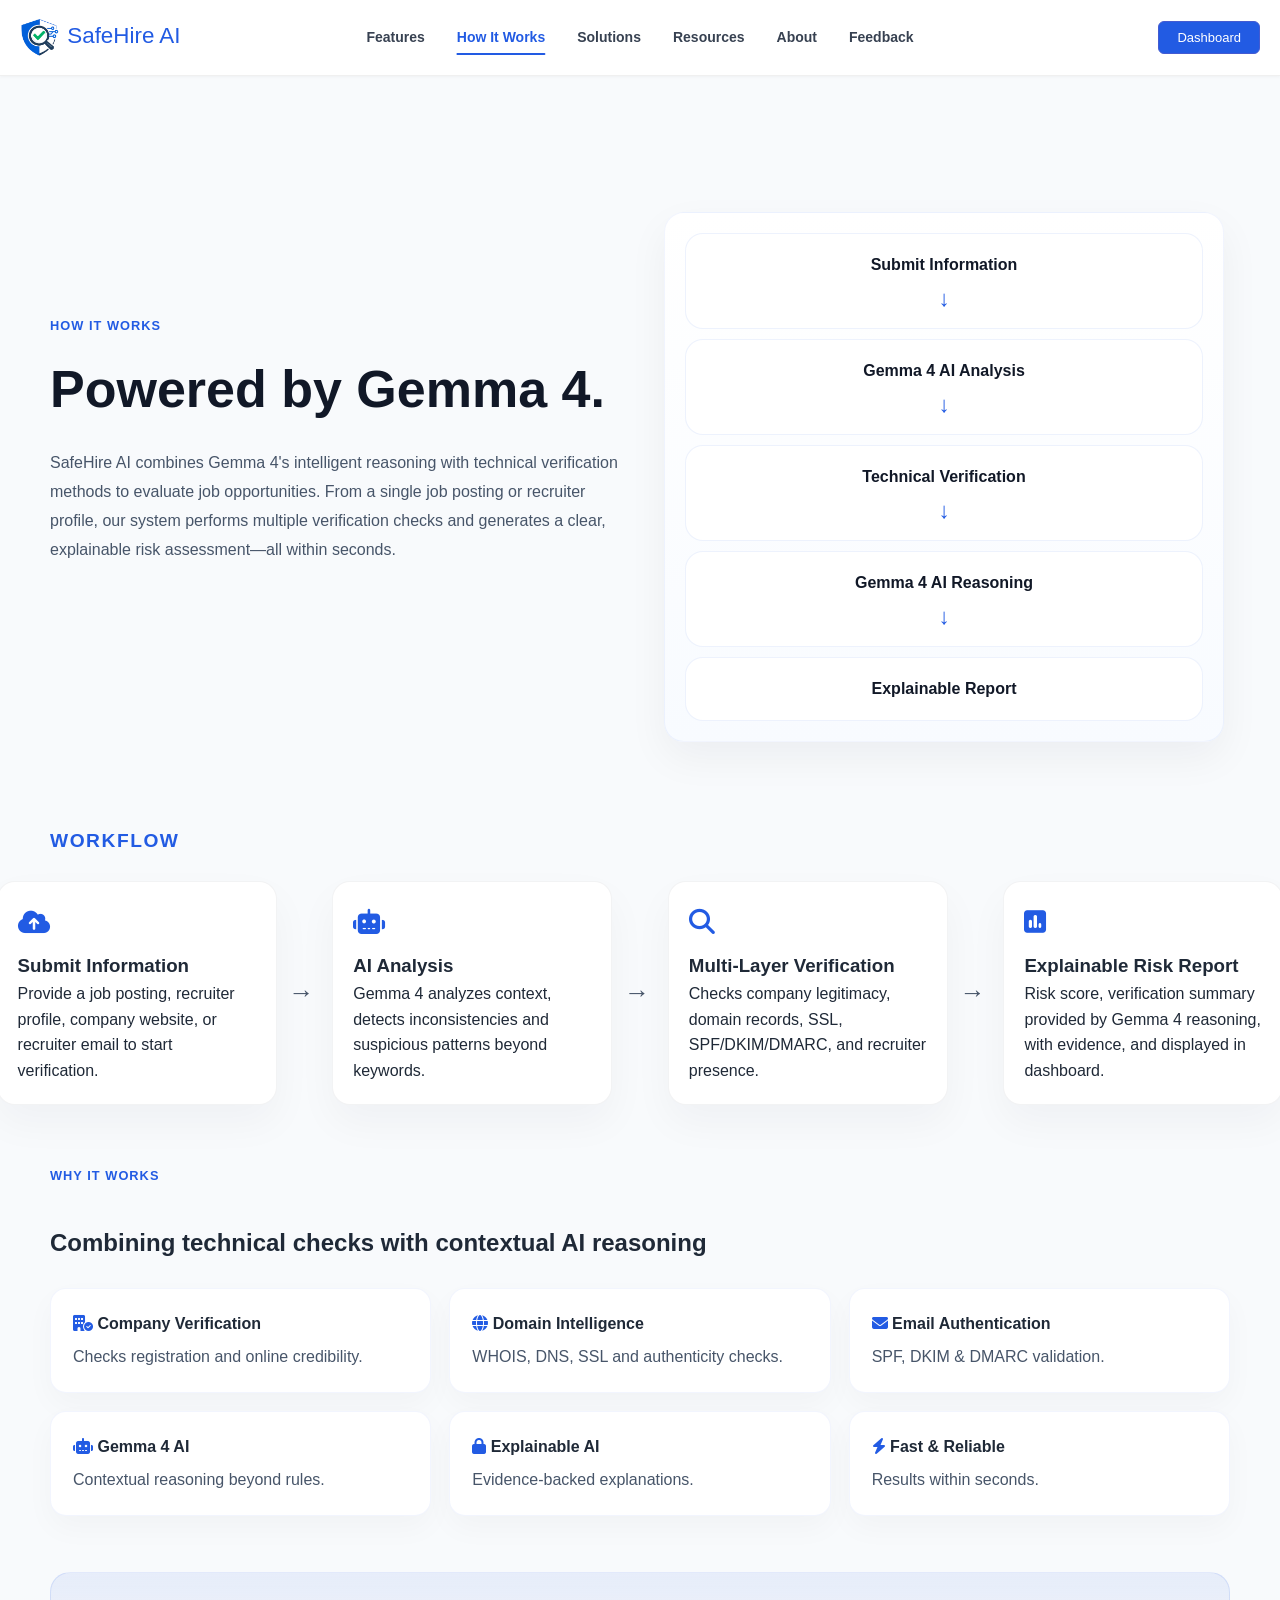
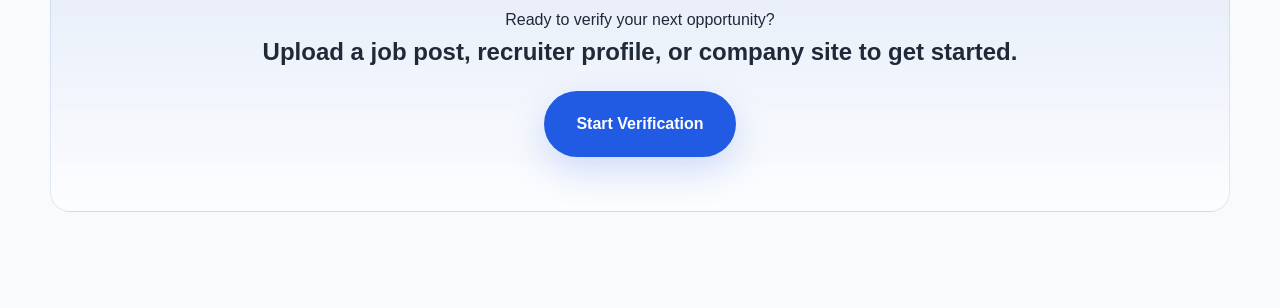
<file: navbar/hiw.html>
<!DOCTYPE html>
<html lang="en">
<head>
    <meta charset="UTF-8">
    <meta name="viewport" content="width=device-width, initial-scale=1.0">
    <title>How It Works - SafeHire AI | AI Job Scam Detection</title>
    <meta name="description" content="Learn how SafeHire AI works: submit information, Gemma 4 AI analysis, multi-layer technical verification, and explainable risk reports for job scam detection.">
    <meta name="robots" content="index, follow">
    <link rel="canonical" href="https://gemma4-ai-project-2026-azb0.onrender.com/navbar/hiw.html">
    <link rel="sitemap" type="application/xml" title="Sitemap" href="/sitemap.xml" />
    <meta property="og:title" content="How It Works - SafeHire AI">
    <meta property="og:description" content="Learn how SafeHire AI works: submit information, Gemma 4 AI analysis, multi-layer verification, and explainable risk reports.">
    <meta property="og:url" content="https://gemma4-ai-project-2026-azb0.onrender.com/navbar/hiw.html">
    <meta property="og:type" content="website">
    <meta property="og:image" content="https://gemma4-ai-project-2026-azb0.onrender.com/assets/logo.png">
    <meta name="twitter:card" content="summary_large_image">
    <meta name="twitter:title" content="How It Works - SafeHire AI">
    <meta name="twitter:description" content="Learn how SafeHire AI works: submit information, Gemma 4 AI analysis, multi-layer verification, and explainable risk reports.">
    <meta name="twitter:image" content="https://gemma4-ai-project-2026-azb0.onrender.com/assets/logo.png">
    <link rel="icon" type="image/x-icon" href="../assets/favicon.ico">
    <link rel="stylesheet" href="../style.css">
    <link rel="stylesheet" href="hiw.css">
    <link rel="stylesheet" href="https://cdnjs.cloudflare.com/ajax/libs/font-awesome/6.5.1/css/all.min.css" integrity="sha512-DTOQO9RWCH3ppGqcWaEA1BIZOC6xxalwEsw9c2QQeAIftl+Vegovlnee1c9QX4TctnWMn13TZye+giMm8e2LwA==" crossorigin="anonymous" referrerpolicy="no-referrer" />
</head>
<body>
    <nav class="navbar">
        <div class="nav-left">
            <a href="../index.html"><img src="../assets/logo.png" alt="" class="nav-logo"></a>
            <a href="../index.html"><span class="nav-title">SafeHire AI</span></a>
        </div>
        <div class="nav-links" id="navLinks">
             <a href="features.html" class="inactive">Features</a>
             <a href="hiw.html" class="active">How It Works</a>
             <a href="solutions.html" class="inactive">Solutions</a>
             <a href="resources.html" class="inactive">Resources</a>
             <a href="about.html" class="inactive">About</a>
             <a href="feedback.html" class="inactive">Feedback</a>
        </div>
        <div class="nav-right">
           <button class="nav-signup-button" onclick="window.location.href='../dashboard/dashboard.html'">Dashboard</button>
            <button class="nav-hamburger" id="navHamburger" aria-label="Toggle navigation">
                <span></span>
                <span></span>
                <span></span>
            </button>
        </div>
    </nav>

    <main class="hiw-page">
        <section class="hiw-hero">
            <div class="hero-copy">
                <p class="eyebrow">HOW IT WORKS</p>
                <h1>Powered by Gemma 4.</h1>
                <p class="hero-text">SafeHire AI combines Gemma 4's intelligent reasoning with technical verification methods to evaluate job opportunities. From a single job posting or recruiter profile, our system performs multiple verification checks and generates a clear, explainable risk assessment—all within seconds.</p>
                <div class="hero-actions">
                    <br>
                    <br>
                </div>
            </div>
            <div class="hero-visual">
               <section class="process-summary">
            <div class="summary compact-workflow">
                <div class="workflow-entry">
                    <div class="entry-text">Submit Information</div>
                    <div class="entry-arrow">↓</div>
                </div>
                <div class="workflow-entry">
                    <div class="entry-text">Gemma 4 AI Analysis</div>
                    <div class="entry-arrow">↓</div>
                </div>
                <div class="workflow-entry">
                    <div class="entry-text">Technical Verification</div>
                    <div class="entry-arrow">↓</div>
                </div>
                <div class="workflow-entry">
                    <div class="entry-text">Gemma 4 AI Reasoning</div>
                    <div class="entry-arrow">↓</div>
                </div>
                <div class="workflow-entry">
                    <div class="entry-text">Explainable Report</div>
                </div>
            </div>
        </section>
        </div>
        </section>

        <p id="workflow-heading" class="eyebrow workflow-heading">WORKFLOW</p>

        <section class="process-section">
            <div class="process-wrap">
                <div class="step">
                    <div class="step-card">
                        <div class="icon"><i class="fa-solid fa-cloud-arrow-up"></i></div>
                        <h3>Submit Information</h3>
                        <p>Provide a job posting, recruiter profile, company website, or recruiter email to start verification.</p>
                    </div>
                    <div class="arrow">→</div>
                </div>
                <div class="step">
                    <div class="step-card">
                        <div class="icon"><i class="fa-solid fa-robot"></i></div>
                        <h3>AI Analysis</h3>
                        <p>Gemma 4 analyzes context, detects inconsistencies and suspicious patterns beyond keywords.</p>
                    </div>
                    <div class="arrow">→</div>
                </div>
                <div class="step">
                    <div class="step-card">
                        <div class="icon"><i class="fa-solid fa-magnifying-glass"></i></div>
                        <h3>Multi-Layer Verification</h3>
                        <p>Checks company legitimacy, domain records, SSL, SPF/DKIM/DMARC, and recruiter presence.</p>
                    </div>
                    <div class="arrow">→</div>
                </div>
                <div class="step">
                    <div class="step-card">
                        <div class="icon"><i class="fa-solid fa-square-poll-vertical"></i></div>
                        <h3>Explainable Risk Report</h3>
                        <p>Risk score, verification summary provided by Gemma 4 reasoning, with evidence, and displayed in dashboard.</p>
                    </div>
                </div>
            </div>
        </section>

        <section class="why-works">
            <div class="section-header">
                <p class="eyebrow">Why It Works</p>
                <br>
                <h2>Combining technical checks with contextual AI reasoning</h2>
            </div>
                <br>
            <div class="why-grid">
                <div class="why-card"><i class="fa-solid fa-building-circle-check"></i>  Company Verification <p>Checks registration and online credibility.</p></div>
                <div class="why-card"><i class="fa-solid fa-globe"></i>  Domain Intelligence <p>WHOIS, DNS, SSL and authenticity checks.</p></div>
                <div class="why-card"><i class="fa-solid fa-envelope"></i>  Email Authentication <p>SPF, DKIM & DMARC validation.</p></div>
                <div class="why-card"><i class="fa-solid fa-robot"></i>  Gemma 4 AI <p>Contextual reasoning beyond rules.</p></div>
                <div class="why-card"><i class="fa-solid fa-lock"></i>  Explainable AI <p>Evidence-backed explanations.</p></div>
                <div class="why-card"><i class="fa-solid fa-bolt"></i>  Fast & Reliable <p>Results within seconds.</p></div>
            </div>
        </section>

        

        <section class="hiw-cta">
            <div class="cta-panel">
                <p class="eyebrow">Ready to verify your next opportunity?</p>
                <h2>Upload a job post, recruiter profile, or company site to get started.</h2>
                <a href="../dashboard/dashboard.html" class="btn btn-primary btn-cta">Start Verification</a>
            </div>
        </section>
    </main>

    <script src="../script.js" defer></script>
</body>
</html>
</file>
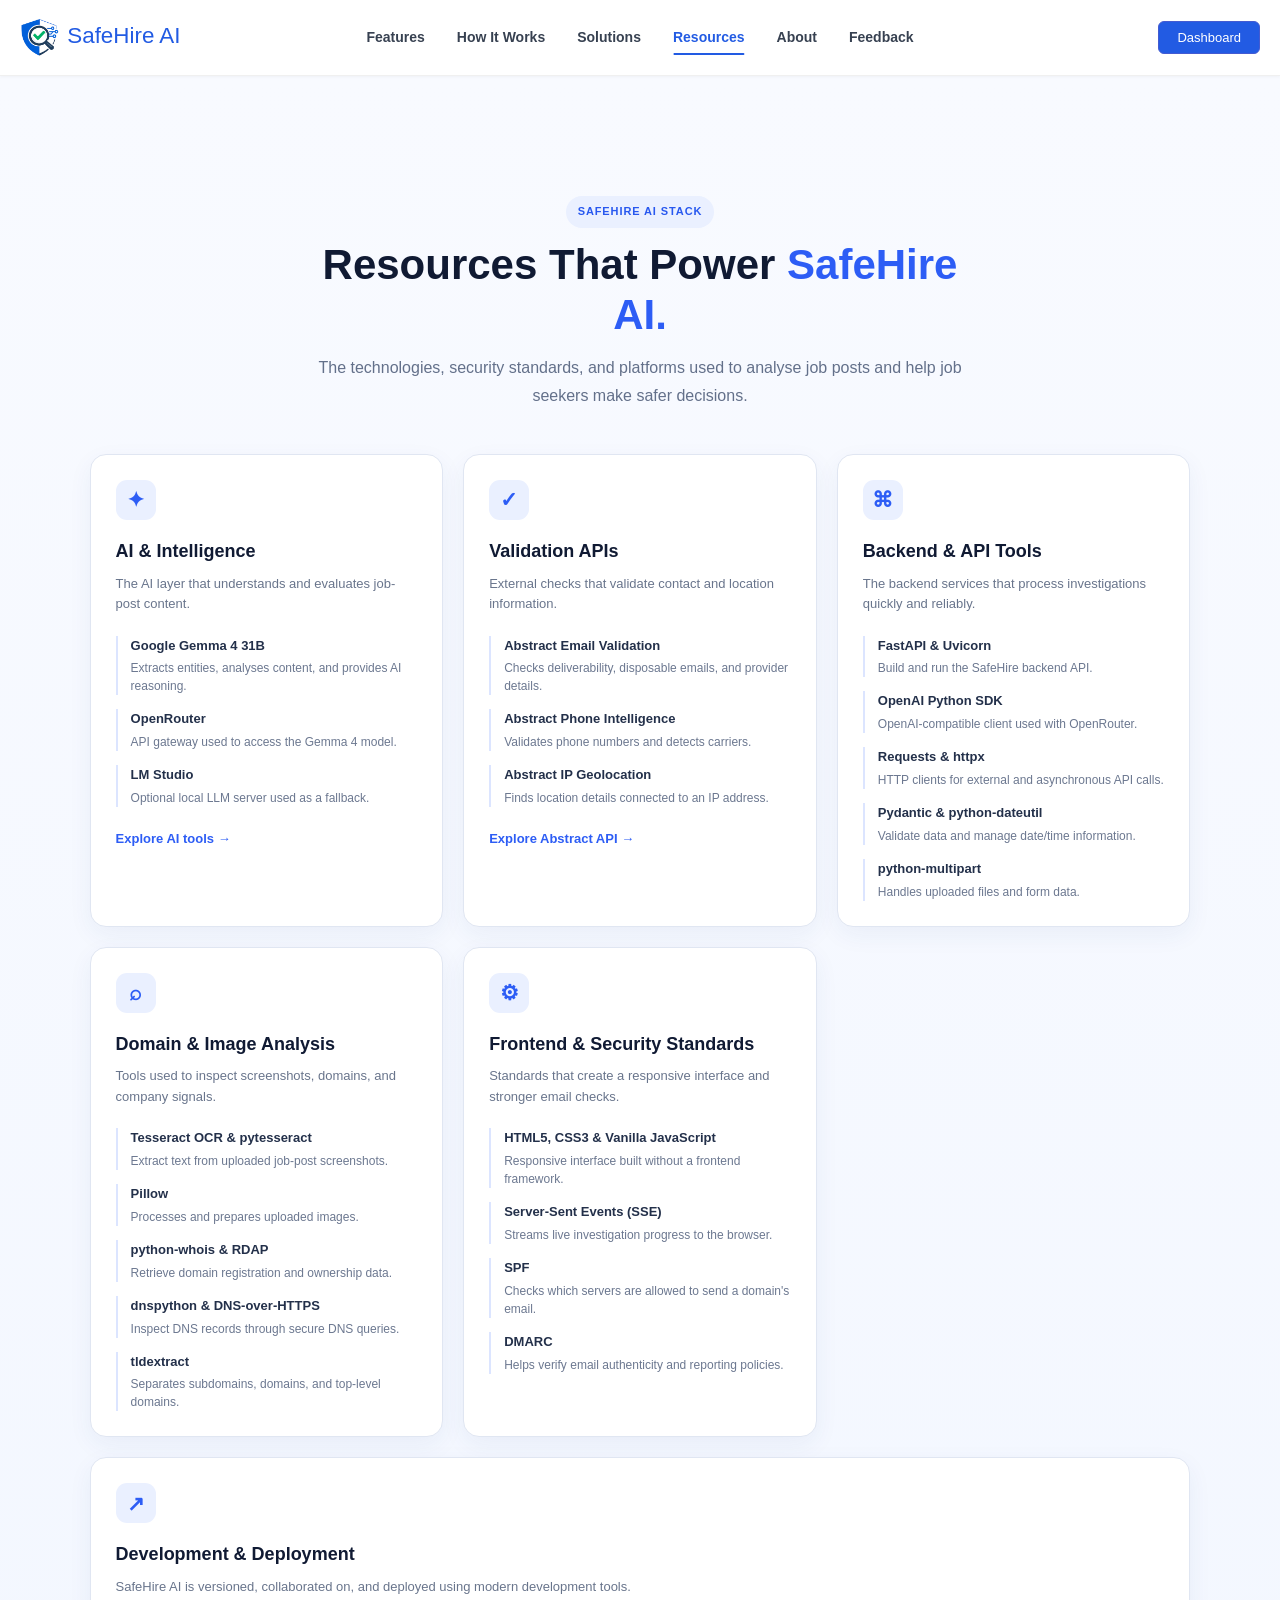
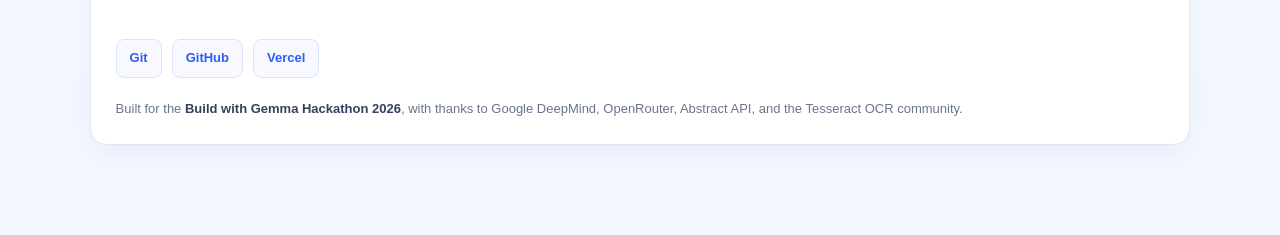
<file: navbar/resources.html>
<!DOCTYPE html>
<html lang="en">
<head>
  <meta charset="UTF-8" />
  <meta name="viewport" content="width=device-width, initial-scale=1.0" />
  <title>Resources - SafeHire AI | Technology Stack</title>
  <meta name="description" content="Explore the technology stack behind SafeHire AI: Gemma 4, OpenRouter, FastAPI, Tesseract OCR, Abstract API, and more." />
  <meta name="robots" content="index, follow" />
  <link rel="canonical" href="https://gemma4-ai-project-2026-azb0.onrender.com/navbar/resources.html" />
  <link rel="sitemap" type="application/xml" title="Sitemap" href="/sitemap.xml" />
  <meta property="og:title" content="Resources - SafeHire AI" />
  <meta property="og:description" content="Explore the technology stack behind SafeHire AI: Gemma 4, OpenRouter, FastAPI, Tesseract OCR, and more." />
  <meta property="og:url" content="https://gemma4-ai-project-2026-azb0.onrender.com/navbar/resources.html" />
  <meta property="og:type" content="website" />
  <meta property="og:image" content="https://gemma4-ai-project-2026-azb0.onrender.com/assets/logo.png" />
  <meta name="twitter:card" content="summary_large_image" />
  <meta name="twitter:title" content="Resources - SafeHire AI" />
  <meta name="twitter:description" content="Explore the technology stack behind SafeHire AI." />
  <meta name="twitter:image" content="https://gemma4-ai-project-2026-azb0.onrender.com/assets/logo.png" />
  <link rel="icon" type="image/x-icon" href="../assets/favicon.ico" />
  <link rel="stylesheet" href="../style.css" />
  <link rel="stylesheet" href="resources.css" />
</head>
<body>
  <nav class="navbar">
        <div class="nav-left">
            <a href="../index.html"><img src="../assets/logo.png" alt="" class="nav-logo"></a>
            <a href="../index.html"><span class="nav-title">SafeHire AI</span></a>
        </div>
        <div class="nav-links" id="navLinks">
             <a href="features.html" class="inactive">Features</a>
             <a href="hiw.html" class="inactive">How It Works</a>
             <a href="solutions.html" class="inactive">Solutions</a>
             <a href="resources.html" class="active">Resources</a>
             <a href="about.html" class="inactive">About</a>
             <a href="feedback.html" class="inactive">Feedback</a>
        </div>
        <div class="nav-right">
            <button class="nav-signup-button" onclick="window.location.href='../dashboard/dashboard.html'">Dashboard</button>
            <button class="nav-hamburger" id="navHamburger" aria-label="Toggle navigation">
                <span></span>
                <span></span>
                <span></span>
            </button>
        </div>
    </nav>

  <main>
    <section class="resources-section" id="resources">
      <div class="resources-heading">
        <span class="section-tag">SAFEHIRE AI STACK</span>
        <h1>Resources That Power <span>SafeHire AI.</span></h1>
        <p>
          The technologies, security standards, and platforms used to analyse job
          posts and help job seekers make safer decisions.
        </p>
      </div>

      <div class="resources-grid">
        <article class="resource-card">
          <div class="resource-icon">✦</div>
          <h2 class="resource-card__title">AI & Intelligence</h2>
          <p class="resource-intro">The AI layer that understands and evaluates job-post content.</p>

          <ul class="resource-list">
            <li>
              <strong>Google Gemma 4 31B</strong>
              <span>Extracts entities, analyses content, and provides AI reasoning.</span>
            </li>
            <li>
              <strong>OpenRouter</strong>
              <span>API gateway used to access the Gemma 4 model.</span>
            </li>
            <li>
              <strong>LM Studio</strong>
              <span>Optional local LLM server used as a fallback.</span>
            </li>
          </ul>

          <a href="https://openrouter.ai/" target="_blank" class="resource-link">Explore AI tools →</a>
        </article>

        <article class="resource-card">
          <div class="resource-icon">✓</div>
          <h2 class="resource-card__title">Validation APIs</h2>
          <p class="resource-intro">External checks that validate contact and location information.</p>

          <ul class="resource-list">
            <li>
              <strong>Abstract Email Validation</strong>
              <span>Checks deliverability, disposable emails, and provider details.</span>
            </li>
            <li>
              <strong>Abstract Phone Intelligence</strong>
              <span>Validates phone numbers and detects carriers.</span>
            </li>
            <li>
              <strong>Abstract IP Geolocation</strong>
              <span>Finds location details connected to an IP address.</span>
            </li>
          </ul>

          <a href="https://www.abstractapi.com/" target="_blank" class="resource-link">Explore Abstract API →</a>
        </article>

        <article class="resource-card">
          <div class="resource-icon">⌘</div>
          <h2 class="resource-card__title">Backend & API Tools</h2>
          <p class="resource-intro">The backend services that process investigations quickly and reliably.</p>

          <ul class="resource-list">
            <li>
              <strong>FastAPI & Uvicorn</strong>
              <span>Build and run the SafeHire backend API.</span>
            </li>
            <li>
              <strong>OpenAI Python SDK</strong>
              <span>OpenAI-compatible client used with OpenRouter.</span>
            </li>
            <li>
              <strong>Requests & httpx</strong>
              <span>HTTP clients for external and asynchronous API calls.</span>
            </li>
            <li>
              <strong>Pydantic & python-dateutil</strong>
              <span>Validate data and manage date/time information.</span>
            </li>
            <li>
              <strong>python-multipart</strong>
              <span>Handles uploaded files and form data.</span>
            </li>
          </ul>
        </article>

        <article class="resource-card">
          <div class="resource-icon">⌕</div>
          <h2 class="resource-card__title">Domain & Image Analysis</h2>
          <p class="resource-intro">Tools used to inspect screenshots, domains, and company signals.</p>

          <ul class="resource-list">
            <li>
              <strong>Tesseract OCR & pytesseract</strong>
              <span>Extract text from uploaded job-post screenshots.</span>
            </li>
            <li>
              <strong>Pillow</strong>
              <span>Processes and prepares uploaded images.</span>
            </li>
            <li>
              <strong>python-whois & RDAP</strong>
              <span>Retrieve domain registration and ownership data.</span>
            </li>
            <li>
              <strong>dnspython & DNS-over-HTTPS</strong>
              <span>Inspect DNS records through secure DNS queries.</span>
            </li>
            <li>
              <strong>tldextract</strong>
              <span>Separates subdomains, domains, and top-level domains.</span>
            </li>
          </ul>
        </article>

        <article class="resource-card">
          <div class="resource-icon">⚙</div>
          <h2 class="resource-card__title">Frontend & Security Standards</h2>
          <p class="resource-intro">Standards that create a responsive interface and stronger email checks.</p>

          <ul class="resource-list">
            <li>
              <strong>HTML5, CSS3 & Vanilla JavaScript</strong>
              <span>Responsive interface built without a frontend framework.</span>
            </li>
            <li>
              <strong>Server-Sent Events (SSE)</strong>
              <span>Streams live investigation progress to the browser.</span>
            </li>
            <li>
              <strong>SPF</strong>
              <span>Checks which servers are allowed to send a domain's email.</span>
            </li>
            <li>
              <strong>DMARC</strong>
              <span>Helps verify email authenticity and reporting policies.</span>
            </li>
          </ul>
        </article>

        <article class="resource-card resource-card-wide">
          <div class="resource-icon">↗</div>
          <h2 class="resource-card__title">Development & Deployment</h2>
          <p class="resource-intro">
            SafeHire AI is versioned, collaborated on, and deployed using modern development tools.
          </p>

          <div class="tool-pills">
            <a href="https://git-scm.com/" target="_blank">Git</a>
            <a href="https://github.com/" target="_blank">GitHub</a>
            <a href="https://vercel.com/" target="_blank">Vercel</a>
          </div>

          <p class="acknowledgement">
            Built for the <strong>Build with Gemma Hackathon 2026</strong>, with
            thanks to Google DeepMind, OpenRouter, Abstract API, and the
            Tesseract OCR community.
          </p>
        </article>
      </div>
    </section>
  </main>

  <script src="../script.js" defer></script>
</body>
</html>
</file>
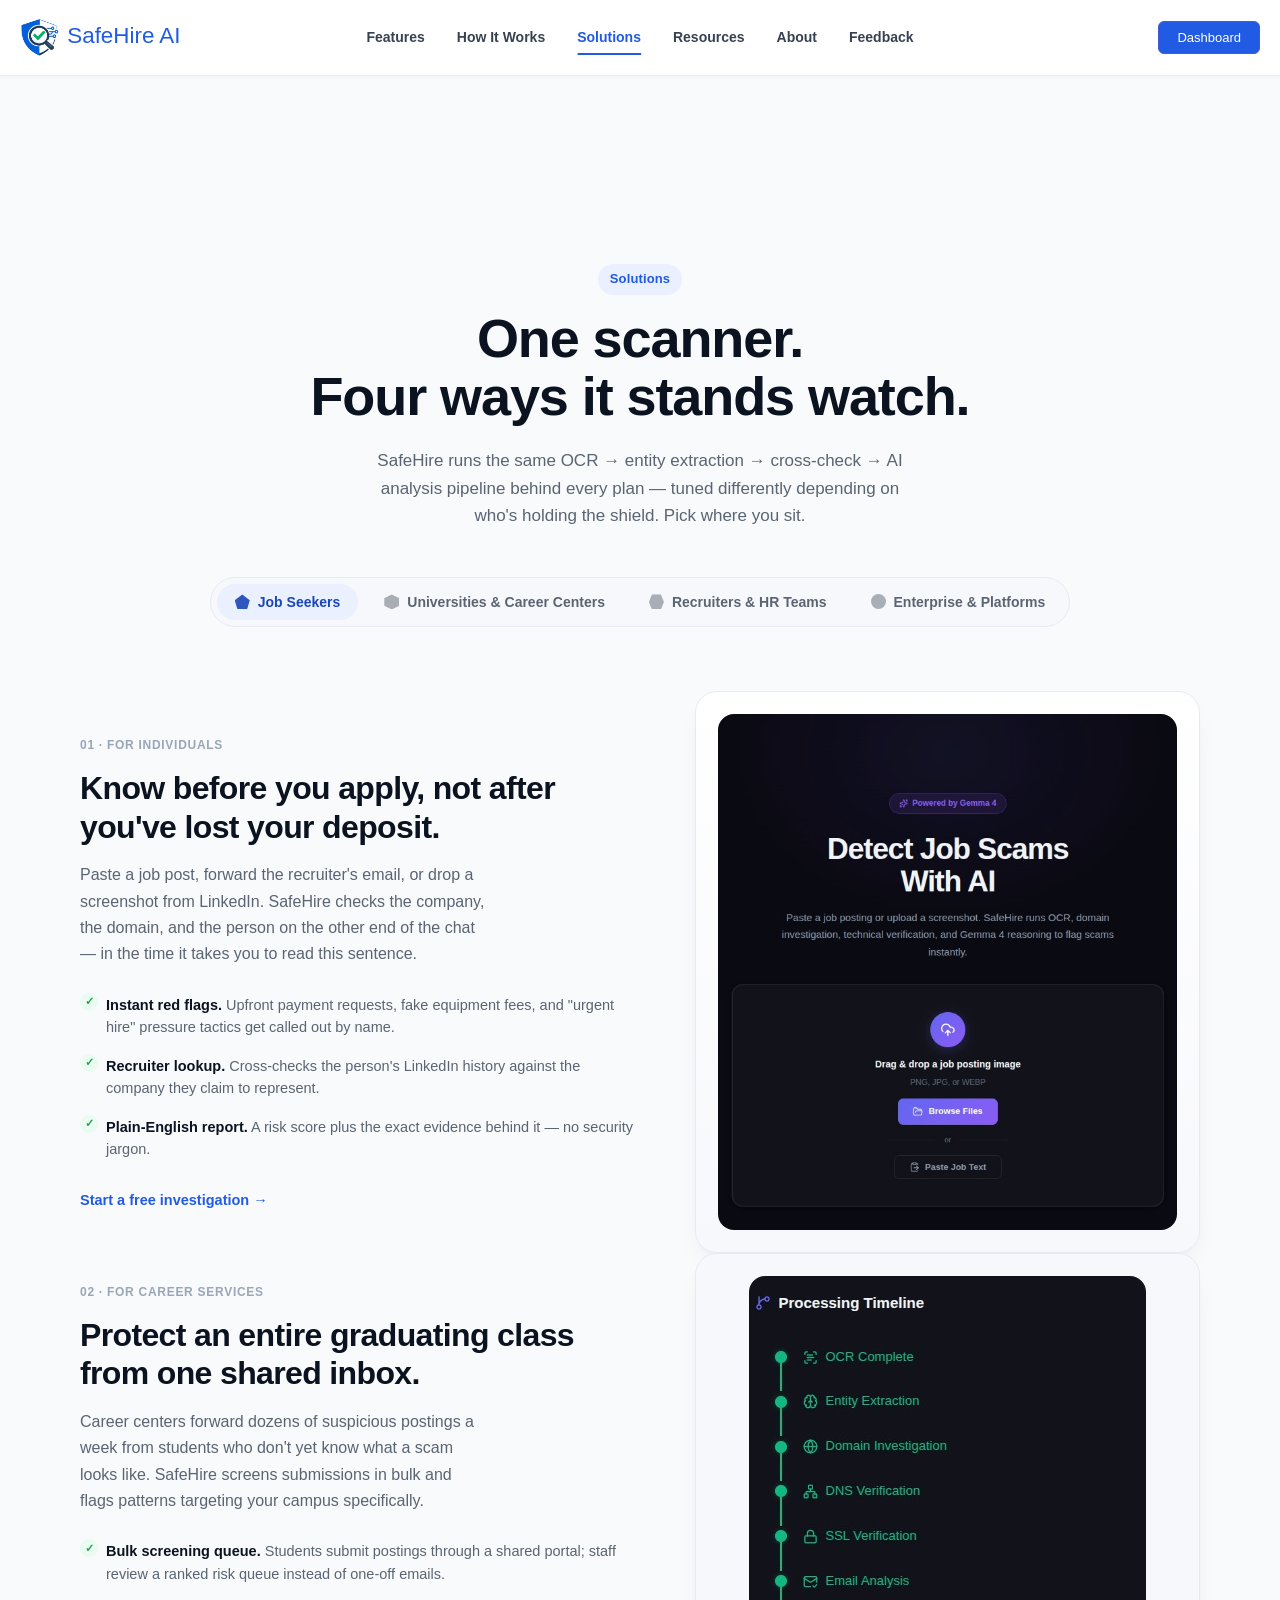
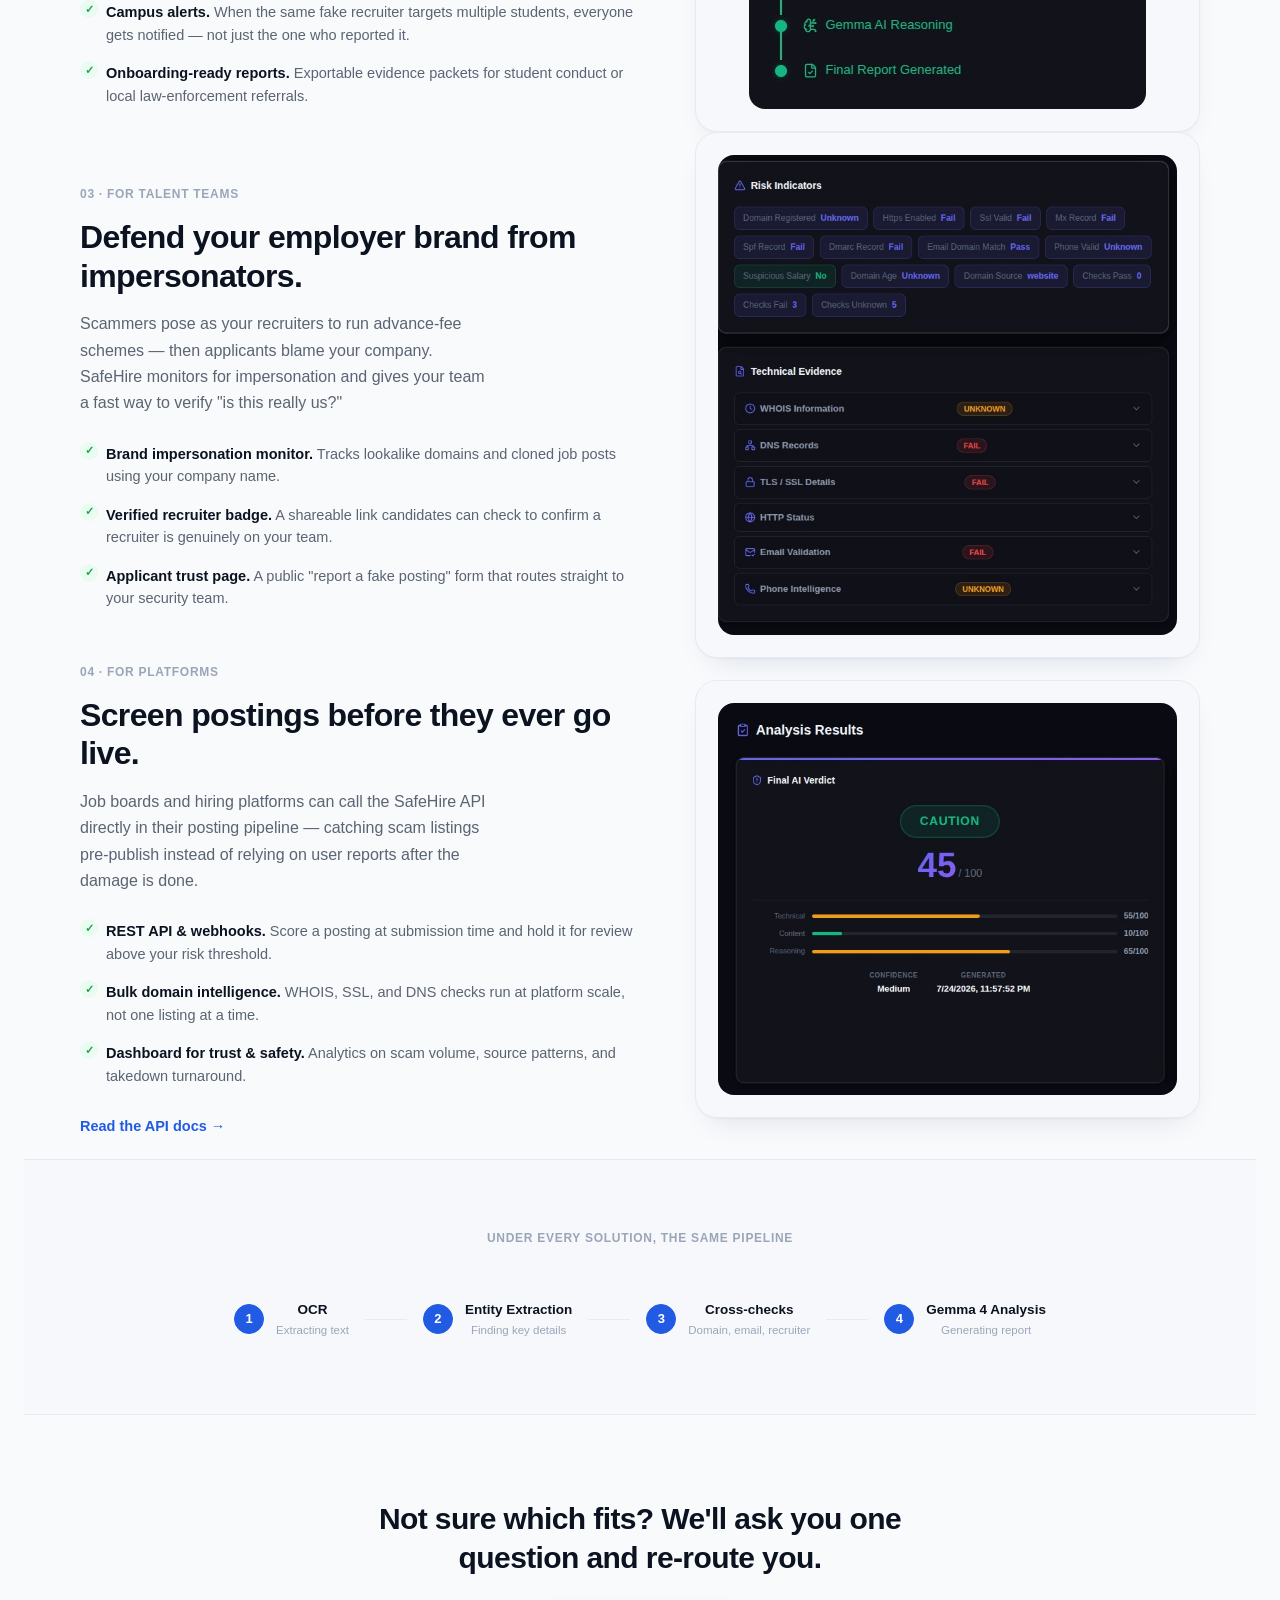
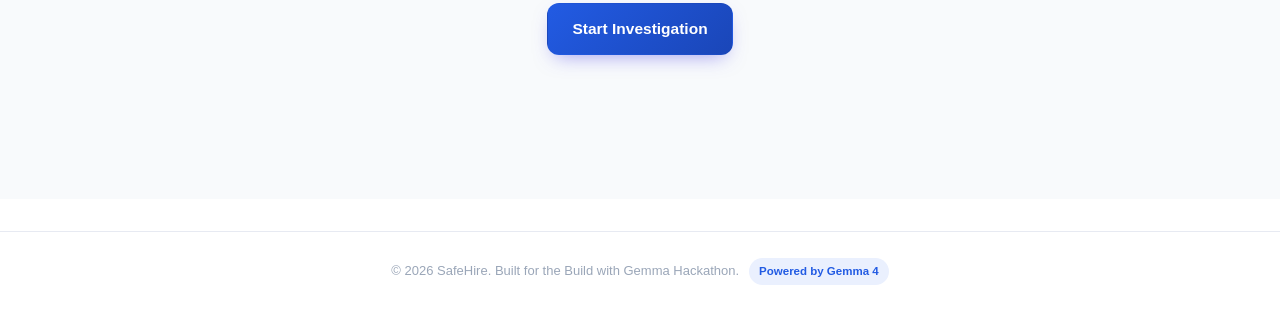
<file: navbar/solutions.html>
<!DOCTYPE html>
<html lang="en">
<head>
<meta charset="UTF-8" />
<meta name="viewport" content="width=device-width, initial-scale=1.0" />
<title>Solutions - SafeHire AI | AI Job Scam Detection</title>
<meta name="description" content="SafeHire AI solutions for job seekers, universities and career centers, recruiters and HR teams, and enterprise platforms. AI-powered job scam detection." />
<meta name="robots" content="index, follow" />
<link rel="canonical" href="https://gemma4-ai-project-2026-azb0.onrender.com/navbar/solutions.html" />
    <link rel="sitemap" type="application/xml" title="Sitemap" href="/sitemap.xml" />
<meta property="og:title" content="Solutions - SafeHire AI" />
<meta property="og:description" content="SafeHire AI solutions for job seekers, universities, recruiters, and enterprises. AI-powered job scam detection." />
<meta property="og:url" content="https://gemma4-ai-project-2026-azb0.onrender.com/navbar/solutions.html" />
<meta property="og:type" content="website" />
<meta property="og:image" content="https://gemma4-ai-project-2026-azb0.onrender.com/assets/logo.png" />
<meta name="twitter:card" content="summary_large_image" />
<meta name="twitter:title" content="Solutions - SafeHire AI" />
<meta name="twitter:description" content="SafeHire AI solutions for job seekers, universities, recruiters, and enterprises." />
<meta name="twitter:image" content="https://gemma4-ai-project-2026-azb0.onrender.com/assets/logo.png" />
<link rel="icon" type="image/x-icon" href="../assets/favicon.ico" />
<link rel="stylesheet" href="../style.css" />
<link rel="stylesheet" href="solutions.css" />
</head>
<body>
<nav class="navbar">
        <div class="nav-left">
            <a href="../index.html"><img src="../assets/logo.png" alt="" class="nav-logo"></a>
            <a href="../index.html"><span class="nav-title">SafeHire AI</span></a>
        </div>
        <div class="nav-links" id="navLinks">
             <a href="features.html" class="inactive">Features</a>
             <a href="hiw.html" class="inactive">How It Works</a>
             <a href="solutions.html" class="active">Solutions</a>
             <a href="resources.html" class="inactive">Resources</a>
             <a href="about.html" class="inactive">About</a>
             <a href="feedback.html" class="inactive">Feedback</a>
        </div>
        <div class="nav-right">
            <button class="nav-signup-button" onclick="window.location.href='../dashboard/dashboard.html'">Dashboard</button>
            <button class="nav-hamburger" id="navHamburger" aria-label="Toggle navigation">
                <span></span>
                <span></span>
                <span></span>
            </button>
        </div>
    </nav>

<main class="hiw-page">

  <!-- ============ HERO ============ -->
  <section class="sol-hero">
    <div class="sol-hero__inner">
      <p class="eyebrow">Solutions</p>
      <h1>One scanner.<br/>Four ways it stands watch.</h1>
      <p class="sol-hero__lede">
        SafeHire runs the same OCR → entity extraction → cross-check → AI analysis pipeline
        behind every plan — tuned differently depending on who's holding the shield.
        Pick where you sit.
      </p>
    </div>
  </section>

  <!-- ============ AUDIENCE SWITCHER ============ -->
  <section class="switcher" aria-label="Choose your solution">
    <div class="switcher__inner">
      <div class="switcher__tabs" role="tablist" aria-label="Solutions by audience">
        <button class="tab is-active" role="tab" aria-selected="true" data-target="seekers">
          <span class="tab__icon" data-icon="seekers"></span> Job Seekers
        </button>
        <button class="tab" role="tab" aria-selected="false" data-target="campus">
          <span class="tab__icon" data-icon="campus"></span> Universities &amp; Career Centers
        </button>
        <button class="tab" role="tab" aria-selected="false" data-target="hr">
          <span class="tab__icon" data-icon="hr"></span> Recruiters &amp; HR Teams
        </button>
        <button class="tab" role="tab" aria-selected="false" data-target="enterprise">
          <span class="tab__icon" data-icon="enterprise"></span> Enterprise &amp; Platforms
        </button>
      </div>
    </div>
  </section>

  <!-- ============ PANELS ============ -->
  <section class="panels">
    <div class="panels__inner">

      <!-- Panel 1: Job Seekers -->
      <article class="panel is-active" id="panel-seekers" role="tabpanel">
        <div class="panel__copy">
          <p class="eyebrow eyebrow--muted">01 · For individuals</p>
          <h2>Know before you apply, not after you've lost your deposit.</h2>
          <p class="panel__desc">
            Paste a job post, forward the recruiter's email, or drop a screenshot from LinkedIn.
            SafeHire checks the company, the domain, and the person on the other end of the chat —
            in the time it takes you to read this sentence.
          </p>
          <ul class="feature-list">
            <li><strong>Instant red flags.</strong> Upfront payment requests, fake equipment fees, and "urgent hire" pressure tactics get called out by name.</li>
            <li><strong>Recruiter lookup.</strong> Cross-checks the person's LinkedIn history against the company they claim to represent.</li>
            <li><strong>Plain-English report.</strong> A risk score plus the exact evidence behind it — no security jargon.</li>
          </ul>
          <a class="link-arrow" href="../dashboard/dashboard.html">Start a free investigation →</a>
        </div>
        <div class="panel__visual" data-visual="seekers">
          <img id="sol1" class="solution-image" src="../assets/sol1.jpeg" alt="Job seekers solution preview" loading="lazy">
        </div>
      </article>

      <!-- Panel 2: Universities -->
      <article class="panel" id="panel-campus" role="tabpanel" hidden>
        <div class="panel__copy">
          <p class="eyebrow eyebrow--muted">02 · For career services</p>
          <h2>Protect an entire graduating class from one shared inbox.</h2>
          <p class="panel__desc">
            Career centers forward dozens of suspicious postings a week from students who don't yet
            know what a scam looks like. SafeHire screens submissions in bulk and flags patterns
            targeting your campus specifically.
          </p>
          <ul class="feature-list">
            <li><strong>Bulk screening queue.</strong> Students submit postings through a shared portal; staff review a ranked risk queue instead of one-off emails.</li>
            <li><strong>Campus alerts.</strong> When the same fake recruiter targets multiple students, everyone gets notified — not just the one who reported it.</li>
            <li><strong>Onboarding-ready reports.</strong> Exportable evidence packets for student conduct or local law-enforcement referrals.</li>
          </ul>
        </div>
        <div class="panel__visual" data-visual="campus">
          <img id="sol2" class="solution-image" src="../assets/sol2.jpeg" alt="University and career services solution preview" loading="lazy">
        </div>
      </article>

      <!-- Panel 3: HR Teams -->
      <article class="panel" id="panel-hr" role="tabpanel" hidden>
        <div class="panel__copy">
          <p class="eyebrow eyebrow--muted">03 · For talent teams</p>
          <h2>Defend your employer brand from impersonators.</h2>
          <p class="panel__desc">
            Scammers pose as your recruiters to run advance-fee schemes — then applicants blame your
            company. SafeHire monitors for impersonation and gives your team a fast way to verify
            "is this really us?"
          </p>
          <ul class="feature-list">
            <li><strong>Brand impersonation monitor.</strong> Tracks lookalike domains and cloned job posts using your company name.</li>
            <li><strong>Verified recruiter badge.</strong> A shareable link candidates can check to confirm a recruiter is genuinely on your team.</li>
            <li><strong>Applicant trust page.</strong> A public "report a fake posting" form that routes straight to your security team.</li>
          </ul>
        </div>
        <div class="panel__visual" data-visual="hr">
          <img id="sol3" class="solution-image" src="../assets/sol3.jpeg" alt="Recruiters and HR teams solution preview" loading="lazy">
        </div>
      </article>

      <!-- Panel 4: Enterprise -->
      <article class="panel" id="panel-enterprise" role="tabpanel" hidden>
        <div class="panel__copy">
          <p class="eyebrow eyebrow--muted">04 · For platforms</p>
          <h2>Screen postings before they ever go live.</h2>
          <p class="panel__desc">
            Job boards and hiring platforms can call the SafeHire API directly in their posting
            pipeline — catching scam listings pre-publish instead of relying on user reports
            after the damage is done.
          </p>
          <ul class="feature-list">
            <li><strong>REST API &amp; webhooks.</strong> Score a posting at submission time and hold it for review above your risk threshold.</li>
            <li><strong>Bulk domain intelligence.</strong> WHOIS, SSL, and DNS checks run at platform scale, not one listing at a time.</li>
            <li><strong>Dashboard for trust &amp; safety.</strong> Analytics on scam volume, source patterns, and takedown turnaround.</li>
          </ul>
          <a class="link-arrow" href="https://github.com/Roshan-Mallick/gemma4-ai-project_2026">Read the API docs →</a>
        </div>
        <div class="panel__visual" data-visual="enterprise">
          <img id="sol4" class="solution-image" src="../assets/sol4.jpeg" alt="Enterprise and platform solution preview" loading="lazy">
        </div>
      </article>

    </div>
  </section>

  <!-- ============ PIPELINE STRIP (shared across solutions) ============ -->
  <section class="pipeline">
    <div class="pipeline__inner">
      <p class="eyebrow eyebrow--muted">Under every solution, the same pipeline</p>
      <div class="pipeline__steps">
        <div class="pstep"><span class="pstep__n">1</span><div><strong>OCR</strong><small>Extracting text</small></div></div>
        <div class="pstep__rule"></div>
        <div class="pstep"><span class="pstep__n">2</span><div><strong>Entity Extraction</strong><small>Finding key details</small></div></div>
        <div class="pstep__rule"></div>
        <div class="pstep"><span class="pstep__n">3</span><div><strong>Cross-checks</strong><small>Domain, email, recruiter</small></div></div>
        <div class="pstep__rule"></div>
        <div class="pstep"><span class="pstep__n">4</span><div><strong>Gemma 4 Analysis</strong><small>Generating report</small></div></div>
      </div>
    </div>
  </section>

  <!-- ============ CLOSING CTA ============ -->
  <section class="cta-band">
    <div class="cta-band__inner">
      <h2>Not sure which fits? We'll ask you one question and re-route you.</h2>
      <div class="cta-band__actions">
        <a href="../dashboard/dashboard.html" class="btn btn--primary btn--lg">Start Investigation</a>
      </div>
    </div>
  </section>

</main>

<footer class="footer">
  <div class="footer__inner">
    <span>© 2026 SafeHire. Built for the Build with Gemma Hackathon.</span>
    <span class="footer__badge">Powered by Gemma 4</span>
  </div>
</footer>
<script src="../script.js" defer></script>
<script src="solutions.js" defer></script>
</body>
</html>
</file>
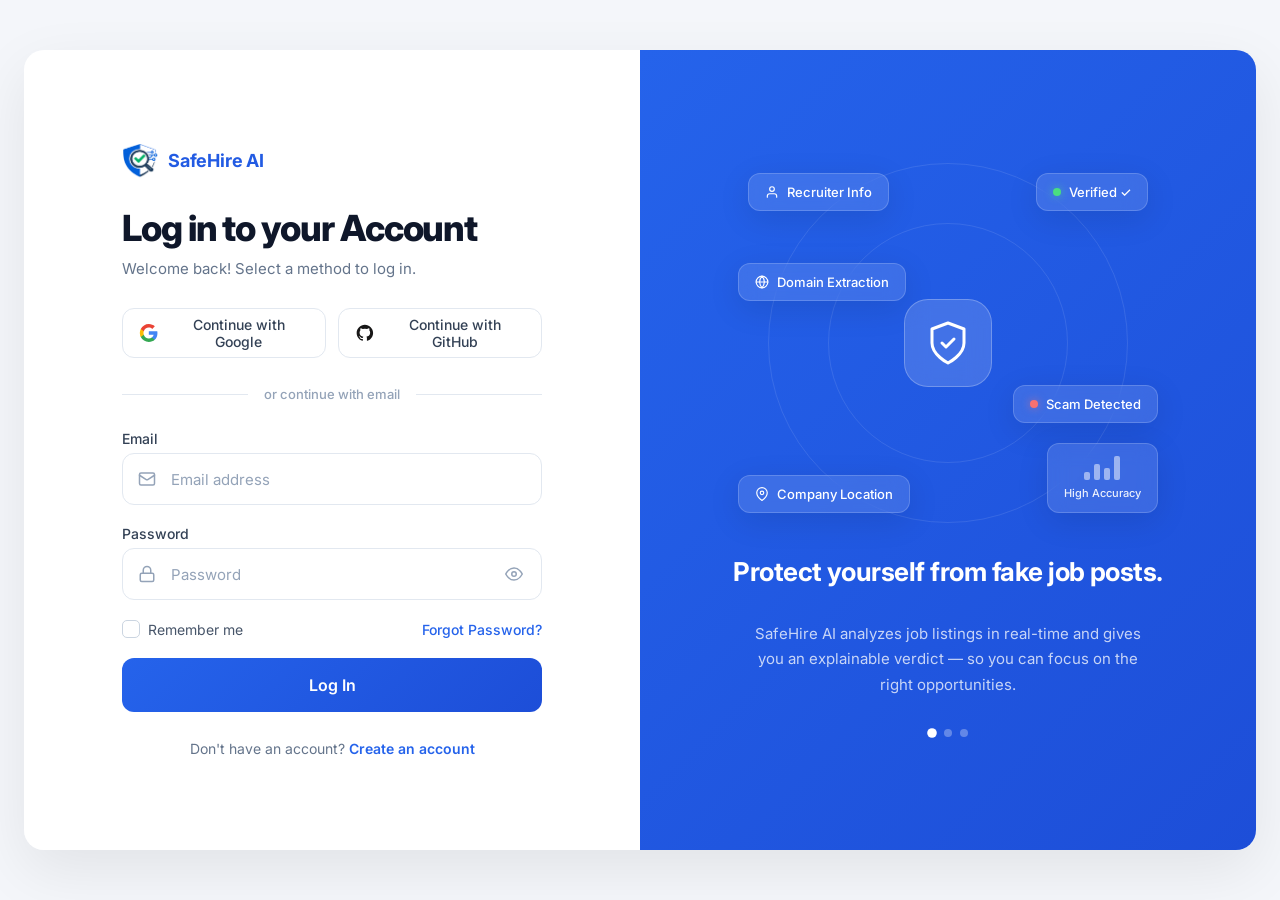
<file: auth/login/login.html>
<!DOCTYPE html>
<html lang="en">
<head>
    <meta charset="UTF-8">
    <meta name="viewport" content="width=device-width, initial-scale=1.0">
    <title>Log In - SafeHire AI</title>
    <link rel="preconnect" href="https://fonts.googleapis.com">
    <link rel="preconnect" href="https://fonts.gstatic.com" crossorigin>
    <link href="https://fonts.googleapis.com/css2?family=Inter:wght@400;500;600;700;800&amp;display=swap" rel="stylesheet">
    <link rel="stylesheet" href="login.css">
</head>
<body>
    <main class="auth-wrapper">
        <div class="auth-container">

            <!-- LEFT: Auth Form -->
            <div class="auth-form-panel">
                <div class="form-content">

                    <!-- Brand Logo -->
                    <div class="form-brand">
                        <img src="../../assets/logo.png" alt="SafeHire AI" class="form-logo">
                        <span class="form-brand-name">SafeHire AI</span>
                    </div>

                    <!-- Heading -->
                    <div class="form-header">
                        <h1 class="form-title">Log in to your Account</h1>
                        <p class="form-subtitle">Welcome back! Select a method to log in.</p>
                    </div>

                    <!-- Social Login Buttons -->
                    <div class="social-buttons">
                        <button class="social-btn" type="button">
                            <svg width="20" height="20" viewBox="0 0 24 24" xmlns="http://www.w3.org/2000/svg">
                                <path d="M22.56 12.25c0-.78-.07-1.53-.2-2.25H12v4.26h5.92a5.06 5.06 0 0 1-2.2 3.32v2.77h3.57c2.08-1.92 3.28-4.74 3.28-8.1z" fill="#4285F4"/>
                                <path d="M12 23c2.97 0 5.46-.98 7.28-2.66l-3.57-2.77c-.98.66-2.23 1.06-3.71 1.06-2.86 0-5.29-1.93-6.16-4.53H2.18v2.84C3.99 20.53 7.7 23 12 23z" fill="#34A853"/>
                                <path d="M5.84 14.09c-.22-.66-.35-1.36-.35-2.09s.13-1.43.35-2.09V7.07H2.18C1.43 8.55 1 10.22 1 12s.43 3.45 1.18 4.93l2.85-2.22.81-.62z" fill="#FBBC05"/>
                                <path d="M12 5.38c1.62 0 3.06.56 4.21 1.64l3.15-3.15C17.45 2.09 14.97 1 12 1 7.7 1 3.99 3.47 2.18 7.07l3.66 2.84c.87-2.6 3.3-4.53 6.16-4.53z" fill="#EA4335"/>
                            </svg>
                            Continue with Google
                        </button>
                        <button class="social-btn" type="button">
                            <svg width="20" height="20" viewBox="0 0 24 24" fill="#181717" xmlns="http://www.w3.org/2000/svg">
                                <path d="M12 2C6.477 2 2 6.477 2 12c0 4.42 2.865 8.166 6.839 9.489.5.092.682-.217.682-.482 0-.237-.008-.866-.013-1.7-2.782.604-3.369-1.341-3.369-1.341-.454-1.155-1.11-1.462-1.11-1.462-.908-.62.069-.608.069-.608 1.003.07 1.531 1.03 1.531 1.03.892 1.529 2.341 1.087 2.91.831.092-.646.35-1.086.636-1.336-2.22-.253-4.555-1.11-4.555-4.943 0-1.091.39-1.984 1.029-2.683-.103-.253-.446-1.27.098-2.647 0 0 .84-.269 2.75 1.025A9.578 9.578 0 0 1 12 6.836a9.59 9.59 0 0 1 2.504.337c1.909-1.294 2.747-1.025 2.747-1.025.546 1.377.203 2.394.1 2.647.64.699 1.028 1.592 1.028 2.683 0 3.842-2.339 4.687-4.566 4.935.359.309.678.919.678 1.852 0 1.336-.012 2.415-.012 2.743 0 .267.18.578.688.48C19.138 20.163 22 16.418 22 12c0-5.523-4.477-10-10-10z"/>
                            </svg>
                            Continue with GitHub
                        </button>
                    </div>

                    <!-- Divider -->
                    <div class="form-divider">
                        <span class="divider-line"></span>
                        <span class="divider-text">or continue with email</span>
                        <span class="divider-line"></span>
                    </div>

                    <!-- Form -->
                    <form class="login-form" id="loginForm" novalidate>

                        <!-- Email Input -->
                        <div class="input-group">
                            <label for="email" class="input-label">Email</label>
                            <div class="input-wrapper">
                                <svg class="input-icon" width="18" height="18" viewBox="0 0 24 24" fill="none" stroke="#94A3B8" stroke-width="2" stroke-linecap="round" stroke-linejoin="round">
                                    <rect x="2" y="4" width="20" height="16" rx="2"/>
                                    <path d="m22 7-8.97 5.7a1.94 1.94 0 0 1-2.06 0L2 7"/>
                                </svg>
                                <input type="email" id="email" class="form-input" placeholder="Email address" autocomplete="email" required>
                            </div>
                        </div>

                        <!-- Password Input -->
                        <div class="input-group">
                            <label for="password" class="input-label">Password</label>
                            <div class="input-wrapper">
                                <svg class="input-icon" width="18" height="18" viewBox="0 0 24 24" fill="none" stroke="#94A3B8" stroke-width="2" stroke-linecap="round" stroke-linejoin="round">
                                    <rect x="3" y="11" width="18" height="11" rx="2" ry="2"/>
                                    <path d="M7 11V7a5 5 0 0 1 10 0v4"/>
                                </svg>
                                <input type="password" id="password" class="form-input" placeholder="Password" autocomplete="current-password" required>
                                <button type="button" class="password-toggle" id="passwordToggle" aria-label="Toggle password visibility">
                                    <!-- Eye icon (visible by default) -->
                                    <svg class="icon-eye" width="18" height="18" viewBox="0 0 24 24" fill="none" stroke="#94A3B8" stroke-width="2" stroke-linecap="round" stroke-linejoin="round">
                                        <path d="M1 12s4-8 11-8 11 8 11 8-4 8-11 8-11-8-11-8z"/>
                                        <circle cx="12" cy="12" r="3"/>
                                    </svg>
                                    <!-- EyeOff icon (hidden) -->
                                    <svg class="icon-eye-off" width="18" height="18" viewBox="0 0 24 24" fill="none" stroke="#94A3B8" stroke-width="2" stroke-linecap="round" stroke-linejoin="round" style="display:none;">
                                        <path d="M17.94 17.94A10.07 10.07 0 0 1 12 20c-7 0-11-8-11-8a18.45 18.45 0 0 1 5.06-5.94"/>
                                        <path d="M9.9 4.24A9.12 9.12 0 0 1 12 4c7 0 11 8 11 8a18.5 18.5 0 0 1-2.16 3.19"/>
                                        <line x1="1" y1="1" x2="23" y2="23"/>
                                        <path d="M14.12 14.12a3 3 0 1 1-4.24-4.24"/>
                                    </svg>
                                </button>
                            </div>
                        </div>

                        <!-- Options Row -->
                        <div class="form-options">
                            <label class="checkbox-label">
                                <input type="checkbox" id="remember" class="checkbox-input">
                                <span class="checkbox-custom"></span>
                                <span class="checkbox-text">Remember me</span>
                            </label>
                            <a href="#" class="forgot-link">Forgot Password?</a>
                        </div>

                        <!-- Login Button -->
                        <button type="submit" class="login-btn">Log In</button>
                    </form>

                    <!-- Footer -->
                    <p class="form-footer">
                        Don't have an account? <a href="../signup/signup.html" class="signup-link">Create an account</a>
                    </p>

                </div>
            </div>

            <!-- RIGHT: Branding Panel -->
            <div class="auth-brand-panel">
                <div class="brand-content">

                    <!-- Illustration -->
                    <div class="brand-illustration">
                        <!-- Background rings -->
                        <div class="ring ring-1"></div>
                        <div class="ring ring-2"></div>

                        <!-- Central shield -->
                        <div class="shield-icon">
                            <svg width="48" height="48" viewBox="0 0 24 24" fill="none" stroke="white" stroke-width="1.5" stroke-linecap="round" stroke-linejoin="round">
                                <path d="M12 22s8-4 8-10V5l-8-3-8 3v7c0 6 8 10 8 10z"/>
                                <path d="M9 12l2 2 4-4"/>
                            </svg>
                        </div>

                        <!-- Floating card: Verified -->
                        <div class="float-card card-verified">
                            <div class="card-dot dot-green"></div>
                            <span>Verified ✓</span>
                        </div>

                        <!-- Floating card: Scam Detected -->
                        <div class="float-card card-scam">
                            <div class="card-dot dot-red"></div>
                            <span>Scam Detected</span>
                        </div>

                        <!-- Floating card: Domain Extraction -->
                        <div class="float-card card-domain">
                            <svg width="14" height="14" viewBox="0 0 24 24" fill="none" stroke="currentColor" stroke-width="2" stroke-linecap="round" stroke-linejoin="round">
                                <circle cx="12" cy="12" r="10"/>
                                <line x1="2" y1="12" x2="22" y2="12"/>
                                <path d="M12 2a15.3 15.3 0 0 1 4 10 15.3 15.3 0 0 1-4 10 15.3 15.3 0 0 1-4-10 15.3 15.3 0 0 1 4-10z"/>
                            </svg>
                            <span>Domain Extraction</span>
                        </div>

                        <!-- Floating card: Recruiter Info -->
                        <div class="float-card card-recruiter">
                            <svg width="14" height="14" viewBox="0 0 24 24" fill="none" stroke="currentColor" stroke-width="2" stroke-linecap="round" stroke-linejoin="round">
                                <path d="M20 21v-2a4 4 0 0 0-4-4H8a4 4 0 0 0-4 4v2"/>
                                <circle cx="12" cy="7" r="4"/>
                            </svg>
                            <span>Recruiter Info</span>
                        </div>

                        <!-- Floating card: Company Location -->
                        <div class="float-card card-location">
                            <svg width="14" height="14" viewBox="0 0 24 24" fill="none" stroke="currentColor" stroke-width="2" stroke-linecap="round" stroke-linejoin="round">
                                <path d="M21 10c0 7-9 13-9 13s-9-6-9-13a9 9 0 0 1 18 0z"/>
                                <circle cx="12" cy="10" r="3"/>
                            </svg>
                            <span>Company Location</span>
                        </div>

                        <!-- Floating card: Analytics -->
                        <div class="float-card card-analytics">
                            <div class="mini-bars">
                                <div class="bar bar-1"></div>
                                <div class="bar bar-2"></div>
                                <div class="bar bar-3"></div>
                                <div class="bar bar-4"></div>
                            </div>
                            <span>High Accuracy</span>
                        </div>
                    </div>

                    <!-- Text -->
                    <h2 class="brand-heading">Protect yourself from fake job posts.</h2>
                    <p class="brand-description">SafeHire AI analyzes job listings in real-time and gives you an explainable verdict — so you can focus on the right opportunities.</p>

                    <!-- Dots -->
                    <div class="brand-dots">
                        <span class="dot active"></span>
                        <span class="dot"></span>
                        <span class="dot"></span>
                    </div>
                </div>
            </div>

        </div>
    </main>
    <script src="login.js" defer></script>
</body>
</html>
</file>
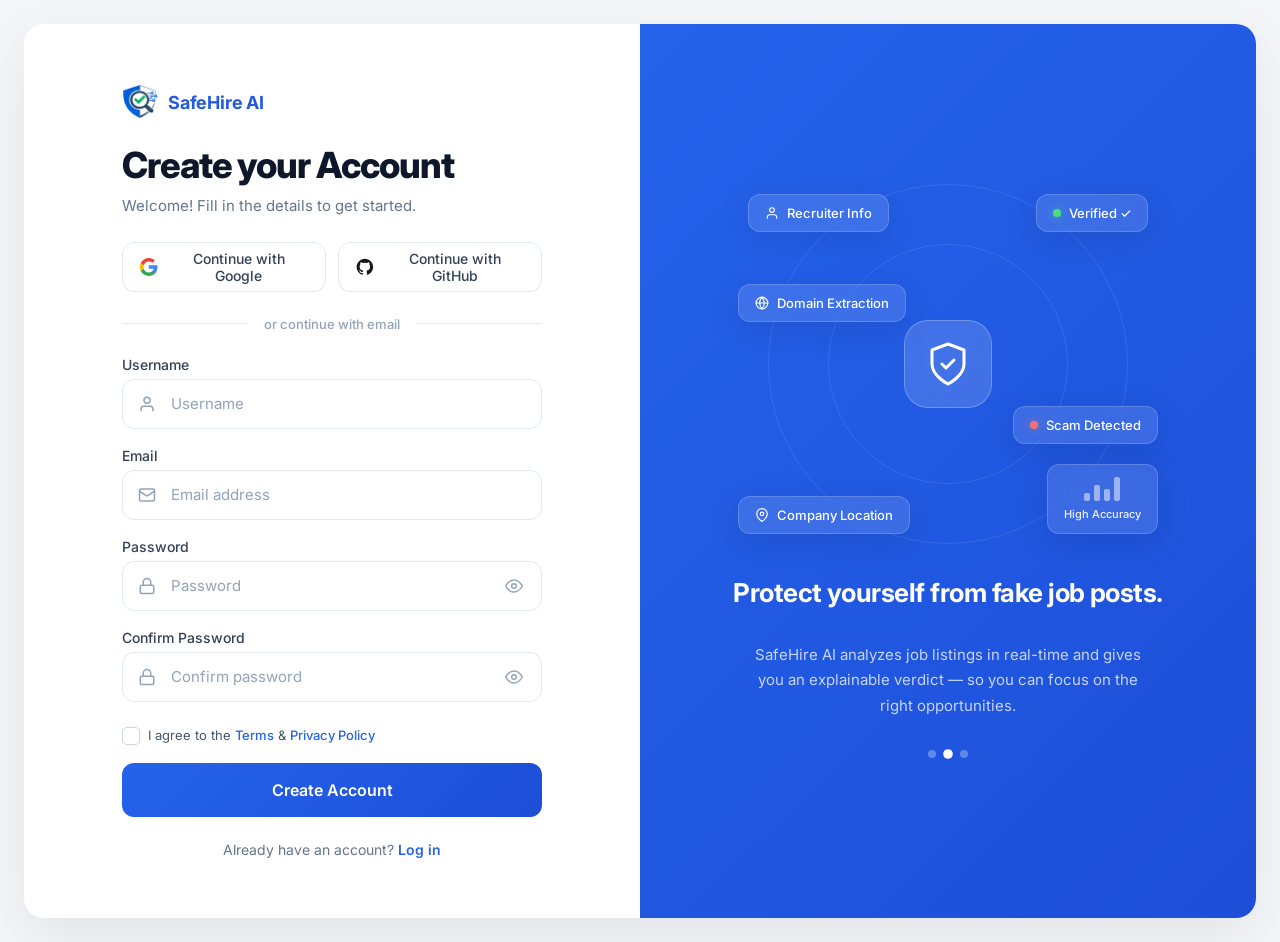
<file: auth/signup/signup.html>
<!DOCTYPE html>
<html lang="en">
<head>
    <meta charset="UTF-8">
    <meta name="viewport" content="width=device-width, initial-scale=1.0">
    <title>Sign Up - SafeHire AI</title>
    <link rel="preconnect" href="https://fonts.googleapis.com">
    <link rel="preconnect" href="https://fonts.gstatic.com" crossorigin>
    <link href="https://fonts.googleapis.com/css2?family=Inter:wght@400;500;600;700;800&amp;display=swap" rel="stylesheet">
    <link rel="stylesheet" href="signup.css">
</head>
<body>
    <main class="auth-wrapper">
        <div class="auth-container">

            <!-- LEFT: Auth Form -->
            <div class="auth-form-panel">
                <div class="form-content">

                    <!-- Brand Logo -->
                    <div class="form-brand">
                        <img src="../../assets/logo.png" alt="SafeHire AI" class="form-logo">
                        <span class="form-brand-name">SafeHire AI</span>
                    </div>

                    <!-- Heading -->
                    <div class="form-header">
                        <h1 class="form-title">Create your Account</h1>
                        <p class="form-subtitle">Welcome! Fill in the details to get started.</p>
                    </div>

                    <!-- Social Login Buttons -->
                    <div class="social-buttons">
                        <button class="social-btn" type="button">
                            <svg width="20" height="20" viewBox="0 0 24 24" xmlns="http://www.w3.org/2000/svg">
                                <path d="M22.56 12.25c0-.78-.07-1.53-.2-2.25H12v4.26h5.92a5.06 5.06 0 0 1-2.2 3.32v2.77h3.57c2.08-1.92 3.28-4.74 3.28-8.1z" fill="#4285F4"/>
                                <path d="M12 23c2.97 0 5.46-.98 7.28-2.66l-3.57-2.77c-.98.66-2.23 1.06-3.71 1.06-2.86 0-5.29-1.93-6.16-4.53H2.18v2.84C3.99 20.53 7.7 23 12 23z" fill="#34A853"/>
                                <path d="M5.84 14.09c-.22-.66-.35-1.36-.35-2.09s.13-1.43.35-2.09V7.07H2.18C1.43 8.55 1 10.22 1 12s.43 3.45 1.18 4.93l2.85-2.22.81-.62z" fill="#FBBC05"/>
                                <path d="M12 5.38c1.62 0 3.06.56 4.21 1.64l3.15-3.15C17.45 2.09 14.97 1 12 1 7.7 1 3.99 3.47 2.18 7.07l3.66 2.84c.87-2.6 3.3-4.53 6.16-4.53z" fill="#EA4335"/>
                            </svg>
                            Continue with Google
                        </button>
                        <button class="social-btn" type="button">
                            <svg width="20" height="20" viewBox="0 0 24 24" fill="#181717" xmlns="http://www.w3.org/2000/svg">
                                <path d="M12 2C6.477 2 2 6.477 2 12c0 4.42 2.865 8.166 6.839 9.489.5.092.682-.217.682-.482 0-.237-.008-.866-.013-1.7-2.782.604-3.369-1.341-3.369-1.341-.454-1.155-1.11-1.462-1.11-1.462-.908-.62.069-.608.069-.608 1.003.07 1.531 1.03 1.531 1.03.892 1.529 2.341 1.087 2.91.831.092-.646.35-1.086.636-1.336-2.22-.253-4.555-1.11-4.555-4.943 0-1.091.39-1.984 1.029-2.683-.103-.253-.446-1.27.098-2.647 0 0 .84-.269 2.75 1.025A9.578 9.578 0 0 1 12 6.836a9.59 9.59 0 0 1 2.504.337c1.909-1.294 2.747-1.025 2.747-1.025.546 1.377.203 2.394.1 2.647.64.699 1.028 1.592 1.028 2.683 0 3.842-2.339 4.687-4.566 4.935.359.309.678.919.678 1.852 0 1.336-.012 2.415-.012 2.743 0 .267.18.578.688.48C19.138 20.163 22 16.418 22 12c0-5.523-4.477-10-10-10z"/>
                            </svg>
                            Continue with GitHub
                        </button>
                    </div>

                    <!-- Divider -->
                    <div class="form-divider">
                        <span class="divider-line"></span>
                        <span class="divider-text">or continue with email</span>
                        <span class="divider-line"></span>
                    </div>

                    <!-- Form -->
                    <form class="signup-form" id="signupForm" novalidate>

                        <!-- Username Input -->
                        <div class="input-group">
                            <label for="username" class="input-label">Username</label>
                            <div class="input-wrapper">
                                <svg class="input-icon" width="18" height="18" viewBox="0 0 24 24" fill="none" stroke="#94A3B8" stroke-width="2" stroke-linecap="round" stroke-linejoin="round">
                                    <path d="M20 21v-2a4 4 0 0 0-4-4H8a4 4 0 0 0-4 4v2"/>
                                    <circle cx="12" cy="7" r="4"/>
                                </svg>
                                <input type="text" id="username" class="form-input" placeholder="Username" autocomplete="username" required>
                            </div>
                        </div>

                        <!-- Email Input -->
                        <div class="input-group">
                            <label for="email" class="input-label">Email</label>
                            <div class="input-wrapper">
                                <svg class="input-icon" width="18" height="18" viewBox="0 0 24 24" fill="none" stroke="#94A3B8" stroke-width="2" stroke-linecap="round" stroke-linejoin="round">
                                    <rect x="2" y="4" width="20" height="16" rx="2"/>
                                    <path d="m22 7-8.97 5.7a1.94 1.94 0 0 1-2.06 0L2 7"/>
                                </svg>
                                <input type="email" id="email" class="form-input" placeholder="Email address" autocomplete="email" required>
                            </div>
                        </div>

                        <!-- Password Input -->
                        <div class="input-group">
                            <label for="password" class="input-label">Password</label>
                            <div class="input-wrapper">
                                <svg class="input-icon" width="18" height="18" viewBox="0 0 24 24" fill="none" stroke="#94A3B8" stroke-width="2" stroke-linecap="round" stroke-linejoin="round">
                                    <rect x="3" y="11" width="18" height="11" rx="2" ry="2"/>
                                    <path d="M7 11V7a5 5 0 0 1 10 0v4"/>
                                </svg>
                                <input type="password" id="password" class="form-input" placeholder="Password" autocomplete="new-password" required>
                                <button type="button" class="password-toggle" id="passwordToggle" aria-label="Toggle password visibility">
                                    <svg class="icon-eye" width="18" height="18" viewBox="0 0 24 24" fill="none" stroke="#94A3B8" stroke-width="2" stroke-linecap="round" stroke-linejoin="round">
                                        <path d="M1 12s4-8 11-8 11 8 11 8-4 8-11 8-11-8-11-8z"/>
                                        <circle cx="12" cy="12" r="3"/>
                                    </svg>
                                    <svg class="icon-eye-off" width="18" height="18" viewBox="0 0 24 24" fill="none" stroke="#94A3B8" stroke-width="2" stroke-linecap="round" stroke-linejoin="round" style="display:none;">
                                        <path d="M17.94 17.94A10.07 10.07 0 0 1 12 20c-7 0-11-8-11-8a18.45 18.45 0 0 1 5.06-5.94"/>
                                        <path d="M9.9 4.24A9.12 9.12 0 0 1 12 4c7 0 11 8 11 8a18.5 18.5 0 0 1-2.16 3.19"/>
                                        <line x1="1" y1="1" x2="23" y2="23"/>
                                        <path d="M14.12 14.12a3 3 0 1 1-4.24-4.24"/>
                                    </svg>
                                </button>
                            </div>
                        </div>

                        <!-- Confirm Password Input -->
                        <div class="input-group">
                            <label for="confirmPassword" class="input-label">Confirm Password</label>
                            <div class="input-wrapper">
                                <svg class="input-icon" width="18" height="18" viewBox="0 0 24 24" fill="none" stroke="#94A3B8" stroke-width="2" stroke-linecap="round" stroke-linejoin="round">
                                    <rect x="3" y="11" width="18" height="11" rx="2" ry="2"/>
                                    <path d="M7 11V7a5 5 0 0 1 10 0v4"/>
                                </svg>
                                <input type="password" id="confirmPassword" class="form-input" placeholder="Confirm password" autocomplete="new-password" required>
                                <button type="button" class="password-toggle" id="confirmPasswordToggle" aria-label="Toggle confirm password visibility">
                                    <svg class="icon-eye" width="18" height="18" viewBox="0 0 24 24" fill="none" stroke="#94A3B8" stroke-width="2" stroke-linecap="round" stroke-linejoin="round">
                                        <path d="M1 12s4-8 11-8 11 8 11 8-4 8-11 8-11-8-11-8z"/>
                                        <circle cx="12" cy="12" r="3"/>
                                    </svg>
                                    <svg class="icon-eye-off" width="18" height="18" viewBox="0 0 24 24" fill="none" stroke="#94A3B8" stroke-width="2" stroke-linecap="round" stroke-linejoin="round" style="display:none;">
                                        <path d="M17.94 17.94A10.07 10.07 0 0 1 12 20c-7 0-11-8-11-8a18.45 18.45 0 0 1 5.06-5.94"/>
                                        <path d="M9.9 4.24A9.12 9.12 0 0 1 12 4c7 0 11 8 11 8a18.5 18.5 0 0 1-2.16 3.19"/>
                                        <line x1="1" y1="1" x2="23" y2="23"/>
                                        <path d="M14.12 14.12a3 3 0 1 1-4.24-4.24"/>
                                    </svg>
                                </button>
                            </div>
                            <span class="error-text" id="passwordError"></span>
                        </div>

                        <!-- Terms Checkbox -->
                        <div class="form-options">
                            <label class="checkbox-label">
                                <input type="checkbox" id="terms" class="checkbox-input">
                                <span class="checkbox-custom"></span>
                                <span class="checkbox-text">I agree to the <a href="#" class="forgot-link">Terms</a> & <a href="#" class="forgot-link">Privacy Policy</a></span>
                            </label>
                        </div>

                        <!-- Signup Button -->
                        <button type="submit" class="login-btn">Create Account</button>
                    </form>

                    <!-- Footer -->
                    <p class="form-footer">
                        Already have an account? <a href="../login/login.html" class="signup-link">Log in</a>
                    </p>

                </div>
            </div>

            <!-- RIGHT: Branding Panel -->
            <div class="auth-brand-panel">
                <div class="brand-content">

                    <!-- Illustration -->
                    <div class="brand-illustration">
                        <div class="ring ring-1"></div>
                        <div class="ring ring-2"></div>

                        <div class="shield-icon">
                            <svg width="48" height="48" viewBox="0 0 24 24" fill="none" stroke="white" stroke-width="1.5" stroke-linecap="round" stroke-linejoin="round">
                                <path d="M12 22s8-4 8-10V5l-8-3-8 3v7c0 6 8 10 8 10z"/>
                                <path d="M9 12l2 2 4-4"/>
                            </svg>
                        </div>

                        <div class="float-card card-verified">
                            <div class="card-dot dot-green"></div>
                            <span>Verified ✓</span>
                        </div>

                        <div class="float-card card-scam">
                            <div class="card-dot dot-red"></div>
                            <span>Scam Detected</span>
                        </div>

                        <div class="float-card card-domain">
                            <svg width="14" height="14" viewBox="0 0 24 24" fill="none" stroke="currentColor" stroke-width="2" stroke-linecap="round" stroke-linejoin="round">
                                <circle cx="12" cy="12" r="10"/>
                                <line x1="2" y1="12" x2="22" y2="12"/>
                                <path d="M12 2a15.3 15.3 0 0 1 4 10 15.3 15.3 0 0 1-4 10 15.3 15.3 0 0 1-4-10 15.3 15.3 0 0 1 4-10z"/>
                            </svg>
                            <span>Domain Extraction</span>
                        </div>

                        <div class="float-card card-recruiter">
                            <svg width="14" height="14" viewBox="0 0 24 24" fill="none" stroke="currentColor" stroke-width="2" stroke-linecap="round" stroke-linejoin="round">
                                <path d="M20 21v-2a4 4 0 0 0-4-4H8a4 4 0 0 0-4 4v2"/>
                                <circle cx="12" cy="7" r="4"/>
                            </svg>
                            <span>Recruiter Info</span>
                        </div>

                        <div class="float-card card-location">
                            <svg width="14" height="14" viewBox="0 0 24 24" fill="none" stroke="currentColor" stroke-width="2" stroke-linecap="round" stroke-linejoin="round">
                                <path d="M21 10c0 7-9 13-9 13s-9-6-9-13a9 9 0 0 1 18 0z"/>
                                <circle cx="12" cy="10" r="3"/>
                            </svg>
                            <span>Company Location</span>
                        </div>

                        <div class="float-card card-analytics">
                            <div class="mini-bars">
                                <div class="bar bar-1"></div>
                                <div class="bar bar-2"></div>
                                <div class="bar bar-3"></div>
                                <div class="bar bar-4"></div>
                            </div>
                            <span>High Accuracy</span>
                        </div>
                    </div>

                    <h2 class="brand-heading">Protect yourself from fake job posts.</h2>
                    <p class="brand-description">SafeHire AI analyzes job listings in real-time and gives you an explainable verdict — so you can focus on the right opportunities.</p>

                    <div class="brand-dots">
                        <span class="dot"></span>
                        <span class="dot active"></span>
                        <span class="dot"></span>
                    </div>
                </div>
            </div>

        </div>
    </main>
    <script src="signup.js" defer></script>
</body>
</html>
</file>
<file: style.css>
* {
    margin: 0;
    padding: 0;
    box-sizing: border-box;
}

:root {
    --primary: #374151;
    --dark: #1f2937;
    --norm: #374151;
    --bg: #f8fafc;
}

body {
    font-family: -apple-system, BlinkMacSystemFont, 'SF Pro Display', 'SF Pro Text', 'Helvetica Neue', Helvetica, Arial, sans-serif;
    line-height: 1.6;
    color: var(--dark);
    padding-top: 76px;
    background-color: #ffffff;
    overflow-x: hidden;
}

.hiw-page,
.home-page {
    background: var(--bg);
    min-height: 100vh;
    padding: 40px 24px 40px;
}

:focus-visible {
    outline: 2px solid #225be3;
    outline-offset: 3px;
}

.sr-only {
    position: absolute;
    width: 1px;
    height: 1px;
    padding: 0;
    margin: -1px;
    overflow: hidden;
    clip: rect(0, 0, 0, 0);
    white-space: nowrap;
    border: 0;
}

/* Navbar */
.navbar {
    position: fixed;
    top: 0;
    left: 0;
    width: 100%;
    height: 76px;
    z-index: 1000;
    display: flex;
    align-items: center;
    background: #ffffff;
    border-bottom: 1px solid rgba(0, 0, 0, 0.06);
    box-shadow: 0 1px 3px rgba(0, 0, 0, 0.04);
    transition: box-shadow 0.3s ease;
}

.navbar.scrolled {
    box-shadow: 0 2px 10px rgba(0, 0, 0, 0.08);
}

.nav-left {
    display: flex;
    align-items: center;
    gap: 8px;
    padding-left: 20px;
}

.nav-left a,
.nav-left a:hover,
.nav-left a:visited {
    text-decoration: none;
}

.nav-links {
    position: absolute;
    left: 50%;
    transform: translateX(-50%);
    display: flex;
    align-items: center;
    gap: 32px;
}

.nav-right {
    margin-left: auto;
    display: flex;
    align-items: center;
    gap: 8px;
    padding-right: 20px;
}

.nav-logo {
    height: 40px;
    display: block;
}

.nav-title {
    font-size: 1.4rem;
    color: #225be3;
    line-height: 1;
    margin: 0;
}

.nav-signup-button {
    padding: 8px 18px;
    background-color: #225be3;
    color: white;
    border: 1px solid #445bd1;
    border-radius: 6px;
    cursor: pointer;
    font-size: 13px;
    font-weight: 500;
    transition: background-color 0.25s ease, box-shadow 0.25s ease;
}

.nav-signup-button:hover {
    background-color: #1d4fd8;
    box-shadow: 0 2px 8px rgba(34, 91, 227, 0.3);
}

.nav-links a {
    text-decoration: none;
    color: var(--dark);
    font-weight: 550;
    font-size: 14px;
    padding: 4px 0;
    position: relative;
    transition: color 0.25s ease;
}

.nav-links a.active {
    color: #225be3;
}

.nav-links a.active::after {
    content: '';
    position: absolute;
    bottom: -2px;
    left: 0;
    right: 0;
    height: 2px;
    background: #225be3;
    border-radius: 1px;
}

.nav-links a.inactive {
    color: var(--norm);
}

.nav-links a.inactive:hover {
    color: #225be3;
}

.nav-links a:hover {
    color: #225be3;
}

/* Hamburger */
.nav-hamburger {
    display: none;
    flex-direction: column;
    justify-content: center;
    gap: 5px;
    background: none;
    border: none;
    cursor: pointer;
    padding: 5px;
    z-index: 200;
}

.nav-hamburger span {
    display: block;
    width: 25px;
    height: 3px;
    background-color: var(--dark);
    border-radius: 2px;
    transition: transform 0.3s ease, opacity 0.3s ease;
}

.nav-hamburger.active span:nth-child(1) {
    transform: rotate(45deg) translate(5px, 6px);
}

.nav-hamburger.active span:nth-child(2) {
    opacity: 0;
}

.nav-hamburger.active span:nth-child(3) {
    transform: rotate(-45deg) translate(5px, -6px);
}

/* Mobile Responsive */
@media (max-width: 768px) {
    .navbar {
        display: flex;
        justify-content: space-between;
        align-items: center;
        height: 60px;
        padding: 0 15px;
    }

    .nav-left {
        flex: none;
        flex-shrink: 0;
        padding-left: 0;
    }

    .nav-logo {
        height: 45px;
    }

    .nav-title {
        font-size: 1.1rem;
    }

    .nav-right {
        display: flex;
        align-items: center;
        gap: 12px;
        flex: none;
        margin-left: 0;
        padding-right: 0;
    }

    .nav-hamburger {
        display: flex;
    }

    .nav-links {
        display: none;
        position: absolute;
        top: 60px;
        left: 0;
        width: 100%;
        transform: none;
        flex-direction: column;
        background-color: #e3f6f5;
        padding: 16px 0;
        gap: 0;
        box-shadow: 0 4px 6px rgba(0, 0, 0, 0.1);
        z-index: 99;
    }

    .nav-links.active {
        display: flex;
    }

    .nav-links a {
        padding: 12px 20px;
        width: 100%;
        text-align: center;
    }
}

/* Homepage video iframe sizing and left offset */
.video-section{ display:flex; flex-direction: column; align-items: center; justify-content: center; gap:12px; transform: translateX(-30px); transition: transform .18s ease; }
.video-section iframe{ width:100%; max-width:960px; height:520px; border-radius:12px; border:0; }
@media (max-width: 980px){
    .video-section{ transform: translateX(-18px); }
    .video-section iframe{ height:420px; max-width:720px; }
}
@media (max-width: 640px){
    .video-section{ transform: none; }
    .video-section iframe{ height:240px; }
}

    .footer{
        background-color: white;
        width: 100%;
        margin-top: 2rem;
        padding: 3rem 4rem;
        display: flex;
        justify-content: space-between;
        align-items: center;
        gap: 2rem;
    }
    .footer-heading{
        flex: 0 0 380px;
        max-width: 380px;
    }
    .footer-heading-crop{
        width: 364px;
        max-width: 100%;
        height: 120px;
        overflow: hidden;
        position: relative;
        flex-shrink: 0;
        margin-bottom: 12px;
        margin-left: 0;
    }
    .footer-heading-img{
        position: absolute;
        top: -86px;
        left: -62px;
        width: 500px;
        max-width: none;
        height: auto;
    }
    .footer-heading p{
        font-size: 15px;
        color: #6b7280;
        line-height: 1.5;
    }

    .box-container{
        display: flex;
        justify-content: flex-end;
        align-items: stretch;
        gap: 1rem;
    }

    i{
        color: #225be3;
    }

    .box{
        background-color: white;
        border: 2px solid rgba(128, 128, 128, 0.318);
        border-radius: 10px;
        height: auto;
        width: 12rem;
        padding: 1.5rem;
        box-shadow: 0 8px 20px rgba(16,24,40,0.04);
        display: flex;
        flex-direction: column;
        justify-content: flex-start;
        align-items: center;
        gap: 0.75rem;
        font-size: small;
        text-align: center;
    }

    .box i {
        font-size: 1.5rem;
        margin-bottom: 0.5rem;
    }

    .box .message {
        font-size: 0.85rem;
        color: #6b7280;
        line-height: 1.4;
    }

    @media (max-width: 900px) {
        .hero-wrapper {
            flex-direction: column;
            padding: 0 20px;
        }
        .hero-right {
            padding-top: 20px;
        }
        .footer {
            padding: 2rem;
            gap: 1.25rem;
        }

        .footer .footer-heading{
            flex: 0 0 100%;
            max-width: 100%;
            margin-bottom: 1rem;
        }

        .box-container{
            justify-content: center;
            gap: 0.75rem;
        }

        .box{
            height: 12rem;
            width: 12rem;
            flex: 0 0 12rem;
        }
    }
    .title
    {
        background-color: rgba(226, 222, 222, 0.449);
        border-radius: 100px;
        font-weight: 600;
        color: #225be3;
        padding: 10px 20px;
        font-size: 20px;
        width: fit-content;
        display: inline-block;
        padding-left: 50px;
        padding-right: 50px;
        margin-top: -30px;
        

    }
    .hero-heading-crop{
        width: 441px;
        max-width: 100%;
        height: 172px;
        overflow: hidden;
        position: relative;
        flex-shrink: 0;
        margin-left: 0;
        margin-top: 8px;
    }
    .hero-heading-img{
        position: absolute;
        top: -105px;
        left: -92px;
        width: 660px;
        max-width: none;
        height: auto;
    }
    .text{
        font-size: 18px;
        font-weight: 400px;
        margin-top: -20px;
        margin-left: 60px;
        font-style: bold;
        font-family: 'apple-system', 'BlinkMacSystemFont', 'SF Pro Display', 'SF Pro Text', 'Helvetica Neue', Helvetica, Arial, sans-serif;
    }
    .a2{
        margin-top: 20px;
        margin-left: 0;
        
    }
    
    .bt{
        display: inline-block;
        width: auto;
        padding: 12px 28px;
        background: linear-gradient(135deg, #225be3, #1a4bc9);
        color: white;
        font-family: sans-serif;
        font-size: 14px;
        font-weight: 600;
        border: none;
        border-radius: 10px;
        cursor: pointer;
        margin-left: 70px;
        transition: transform 0.2s ease, box-shadow 0.2s ease;
        box-shadow: 0 4px 14px rgba(34, 91, 227, 0.3);
    }
    .bt:hover {
        transform: translateY(-2px);
        box-shadow: 0 6px 20px rgba(34, 91, 227, 0.4);
    }
    .all{
        margin-top: 1%;
    }
    .hero-wrapper {
        display: flex;
        align-items: flex-start;
        gap: 40px;
        padding: 0 40px;
    }
    .hero-left {
        flex: 1;
        min-width: 0;
        padding-left: 30px;
    }
    .hero-left .title {
        margin-left: 0;
    }
    .hero-left .text {
        margin-left: 0;
    }
    .hero-left .bt {
        margin-left: 0;
    }
    .hero-left .trust-features {
        margin-left: 0;
    }
    .hero-right {
        flex: 1;
        min-width: 0;
        display: flex;
        align-items: flex-start;
        justify-content: center;
        padding-top: 40px;
    }
    .video-section {
        width: 100%;
        height: auto;
        max-width: 1500px;
        position: relative;
        padding-bottom: 56.25%;
        height: 580px;
        overflow: hidden;
        border-radius: 16px;
        box-shadow: 0 8px 30px rgba(0, 0, 0, 0.12);
        background-color: #000;
        
    }
    .video-section iframe {
        position: absolute;
        top: 0;
        left: 0;
        width: 100%;
        height: 100%;
        border-radius: 16px;
    }
    .see-how-btn {
  display: inline-flex;
  align-items: center;
  justify-content: center;
  gap: 10px;
  min-height: 44px;
  padding: 10px 24px;
  border: 1.5px solid rgba(34, 91, 227, 0.25);
  border-radius: 10px;
  margin-left: 15px;
  background: rgba(34, 91, 227, 0.04);
  color: #225be3;
  font-family: Arial, sans-serif;
  font-size: 14px;
  font-weight: 600;
  text-decoration: none;
  cursor: pointer;
  transition: all 0.2s ease;
}
.see-how-btn:hover {
  background: rgba(34, 91, 227, 0.08);
  border-color: rgba(34, 91, 227, 0.4);
  transform: translateY(-1px);
}
.trust-features {
  display: flex;
  align-items: flex-start;
  gap: 12px;
  margin-top: 42px;
  margin-left: 50px;
}

.trust-card {
  display: flex;
  align-items: flex-start;
  gap: 10px;
  padding: 12px 14px;
  background: rgba(255, 255, 255, 0.8);
  border: 1px solid rgba(0, 0, 0, 0.06);
  border-radius: 10px;
  box-shadow: 0 2px 6px rgba(0, 0, 0, 0.04);
  transition: transform 0.25s ease, box-shadow 0.25s ease;
}

.trust-card:hover {
  transform: translateY(-2px);
  box-shadow: 0 6px 18px rgba(0, 0, 0, 0.07);
}

.trust-icon {
  display: flex;
  align-items: center;
  justify-content: center;
  width: 32px;
  height: 32px;
  flex-shrink: 0;
  border-radius: 8px;
  font-size: 13px;
  font-weight: 700;
}

.trust-icon.green {
  color: #10b981;
  background: rgba(16, 185, 129, 0.1);
}

.trust-icon.blue {
  color: #3b82f6;
  background: rgba(59, 130, 246, 0.1);
}

.trust-icon.dark {
  color: #6366f1;
  background: rgba(99, 102, 241, 0.1);
  border-radius: 8px;
  font-size: 13px;
}

.trust-card h4 {
  margin: 0 0 2px;
  color: #10182d;
  font-size: 12.5px;
  font-weight: 600;
  line-height: 1.3;
}

.trust-card p {
  margin: 0;
  color: #6b7280;
  font-size: 11px;
  line-height: 1.4;
}

/* Makes the cards stack neatly on mobile */
@media (max-width: 650px) {
  .trust-features {
    flex-direction: column;
    gap: 20px;
    margin-top: 30px;
  }
}

/* Wake-up banner */
.wakeup-banner {
  position: fixed;
  top: 0;
  left: 0;
  right: 0;
  z-index: 9999;
  background: linear-gradient(135deg, #225BE3, #1A46B8);
  color: #fff;
  padding: 10px 20px;
  text-align: center;
  font-family: -apple-system, BlinkMacSystemFont, 'Segoe UI', Roboto, sans-serif;
  font-size: 13px;
  font-weight: 500;
  box-shadow: 0 2px 12px rgba(34, 91, 227, 0.3);
  animation: bannerSlide 0.3s ease;
}
.wakeup-banner__inner {
  display: inline-flex;
  align-items: center;
  gap: 10px;
}
.wakeup-banner__spinner {
  width: 14px;
  height: 14px;
  border: 2px solid rgba(255,255,255,0.3);
  border-top-color: #fff;
  border-radius: 50%;
  animation: spin 0.8s linear infinite;
}
.wakeup-banner--hide {
  animation: bannerFade 0.5s ease forwards;
}
@keyframes bannerSlide {
  from { transform: translateY(-100%); opacity: 0; }
  to { transform: translateY(0); opacity: 1; }
}
@keyframes bannerFade {
  from { opacity: 1; }
  to { opacity: 0; transform: translateY(-100%); }
}
@keyframes spin {
  to { transform: rotate(360deg); }
}

/* =============================================
   RESPONSIVE — Tablet & Mobile
   ============================================= */



/* ---------- Tablet (768px–1023px) ---------- */
@media (max-width: 1023px) {
    .hero-wrapper {
        padding: 0 24px;
        gap: 28px;
    }
    .hero-left {
        padding-left: 0;
    }
    .video-section {
        height: 420px;
    }
    .footer {
        padding: 2.5rem 2rem;
        flex-wrap: wrap;
    }
    .footer-heading {
        flex: 1 1 300px;
    }
    .box-container {
        flex-wrap: wrap;
        justify-content: center;
    }
}

/* ---------- Mobile (<768px) ---------- */
@media (max-width: 767px) {
    body {
        padding-top: 60px;
    }

    .hiw-page {
        padding: 20px 0 40px;
    }

    .hero-wrapper {
        flex-direction: column;
        padding: 0 20px;
        gap: 24px;
        overflow: hidden;
    }

    .hero-left {
        padding-left: 0;
        width: 100%;
        overflow: hidden;
    }

    .hero-left .title,
    .hero-left .text,
    .hero-left .bt,
    .hero-left .trust-features {
        margin-left: 0;
    }

    .title {
        margin-left: 0;
        padding: 8px 16px;
        font-size: 16px;
    }

    .hero-heading-crop {
        width: 100%;
        height: auto;
        overflow: visible;
        position: relative;
    }

    .hero-heading-img {
        position: relative;
        top: 0;
        left: 0;
        width: 100%;
        max-width: 100%;
        height: auto;
    }

    .text {
        margin-left: 0;
        font-size: 15px;
    }

    .bt {
        margin-left: 0;
        width: 100%;
        text-align: center;
        padding: 14px 20px;
        font-size: 15px;
    }

    .see-how-btn {
        margin-left: 0;
        width: 100%;
        text-align: center;
        justify-content: center;
        padding: 12px 20px;
        font-size: 14px;
    }

    .trust-features {
        margin-left: 0;
        flex-direction: column;
        gap: 10px;
    }

    .trust-card {
        width: 100%;
        flex: none;
    }

    .hero-right {
        padding-top: 0;
    }

    .video-section {
        height: auto;
        aspect-ratio: 16/9;
        width: 100%;
    }

    .video-section iframe {
        position: absolute;
        top: 0;
        left: 0;
        width: 100%;
        height: 100%;
    }

    .footer {
        flex-direction: column;
        padding: 2rem 16px;
        gap: 1.5rem;
    }

    .footer-heading {
        flex: 1 1 100%;
        max-width: 100%;
    }

    .footer-heading-crop {
        width: 100%;
        height: auto;
        overflow: visible;
        position: relative;
    }

    .footer-heading-img {
        position: relative;
        top: 0;
        left: 0;
        width: 100%;
        max-width: 100%;
        height: auto;
    }

    .box-container {
        flex-wrap: wrap;
        justify-content: center;
        gap: 0.75rem;
    }

    .box {
        flex: 1 1 calc(50% - 0.75rem);
        min-width: 140px;
        max-width: 200px;
    }
}

/* ---------- Small Mobile (<480px) ---------- */
@media (max-width: 480px) {
    .box {
        flex: 1 1 100%;
        max-width: 280px;
    }

    .trust-card {
        padding: 10px 12px;
    }

    .trust-icon {
        width: 28px;
        height: 28px;
        font-size: 12px;
    }
}
</file>
<file: navbar/about.css>
/* =========================================================
   SafeHire — About page
   Same tokens as solutions.css: #225BE3 blue, Apple system font
   ========================================================= */
:root{
  --bg: #f8fafc;
  --ink:        #0B1220;
  --ink-soft:   #5B6472;
  --ink-faint:  #9AA6B8;
  --line:       #E7EAF2;
  --surface:    #FFFFFF;
  --surface-2:  #F7F8FC;
  --primary: #225be3;
  --norm: #374151;
  --blue:       #225BE3;
  --blue-2:     #1A46B8;
  --blue-light: #4D7CEB;
  --blue-tint:  #EAF0FE;

  --green:      #16A34A;
  --green-tint: #EAFBF1;

  --amber:      #D97706;
  --amber-tint: #FEF3E2;

  --font-display: -apple-system, 'BlinkMacSystemFont', 'SF Pro Display', 'SF Pro Text', 'Helvetica Neue', Helvetica, Arial, sans-serif;
  --font-body:    -apple-system, 'BlinkMacSystemFont', 'SF Pro Display', 'SF Pro Text', 'Helvetica Neue', Helvetica, Arial, sans-serif;

  --radius-sm: 10px;
  --radius-md: 16px;
  --radius-lg: 22px;
  --shadow-card: 0 1px 2px rgba(15,23,42,.04), 0 14px 32px -18px rgba(30,41,84,.18);
  --shadow-btn: 0 8px 20px -8px rgba(34,91,227,.5);
}

.hiw-page {
    background: var(--bg);
    min-height: 100vh;
    padding: 100px 24px 60px;
}
html{ scroll-behavior: smooth; }
body{
  margin:0;
  font-family: var(--font-body);
  color: var(--ink);
  background: var(--surface);
  -webkit-font-smoothing: antialiased;
}
h1,h2,h3{ font-family: var(--font-display); margin:0; letter-spacing: -0.02em; }
p{ margin:0; }
a{ color: inherit; text-decoration: none; }
ul{ margin:0; padding:0; list-style:none; }
:focus-visible{ outline: 2px solid var(--blue-light); outline-offset: 3px; }

.eyebrow{
  display:inline-flex; align-items:center; gap:8px;
  font-size: 13px; font-weight: 600; letter-spacing: .01em;
  color: var(--blue);
  margin-bottom: 14px;
  background: var(--blue-tint);
  padding: 5px 12px;
  border-radius: 999px;
}
.eyebrow--muted{ color: var(--ink-faint); background: transparent; padding: 0; font-weight: 600; text-transform: uppercase; letter-spacing: .06em; font-size: 12px; }

.btn{
  display:inline-flex; align-items:center; justify-content:center;
  padding: 10px 18px; border-radius: 10px;
  font-weight: 600; font-size: 14.5px;
  border: 1px solid transparent;
  transition: transform .15s ease, box-shadow .15s ease, background .15s ease, filter .15s ease;
}
.btn--primary{
  background: linear-gradient(135deg, var(--blue) 0%, var(--blue-2) 100%);
  color:#fff;
  box-shadow: var(--shadow-btn);
}
.btn--primary:hover{ transform: translateY(-1px); filter: brightness(1.06); }
.btn--ghost{ background: transparent; color: var(--ink); border-color: var(--line); }
.btn--ghost:hover{ border-color: var(--ink-faint); background: var(--surface-2); }
.btn--lg{ padding: 13px 24px; font-size: 15.5px; border-radius: 12px; }

/* =========================================================
   Hero
   ========================================================= */
.about-hero{ padding: 88px 32px 56px; }
.about-hero__inner{ max-width: 780px; margin: 0 auto; text-align:center; }
.about-hero h1{
  font-size: clamp(30px, 4.2vw, 46px); font-weight: 800; line-height: 1.18; color: var(--ink);
}
.about-hero__lede{
  margin: 22px auto 0; max-width: 580px;
  font-size: 17px; line-height: 1.65; color: var(--ink-soft);
}

/* =========================================================
   Origin story
   ========================================================= */
.story{ padding: 40px 32px 80px; }
.story__inner{
  max-width: 1120px; margin: 0 auto;
  display:grid; grid-template-columns: 1.15fr .85fr; gap: 64px; align-items: flex-end;
}
.story__copy h2{ font-size: clamp(24px, 3vw, 30px); font-weight: 700; line-height: 1.25; color: var(--ink); }
.story__copy p{ margin-top: 18px; font-size: 15.5px; line-height: 1.7; color: var(--ink-soft); }
.story__copy p:first-of-type{ margin-top: 16px; }
.story__copy strong{ color: var(--ink); font-weight: 600; }

.story__visual{
  position: static;
  align-self: stretch;
  display:flex;
  align-items:flex-end;
  height:100%;
}
.hack-card{
  width: 100%;
  max-width: 380px;
  background: linear-gradient(160deg, #f8fbff 0%, #eaf0fe 100%);
  border: 1px solid rgba(34, 91, 227, 0.18);
  border-radius: var(--radius-lg);
  padding: 30px 26px;
  color: var(--ink);
  box-shadow: 0 16px 36px -22px rgba(34, 91, 227, 0.45);
}
.hack-card__badge{
  display:inline-flex; align-items:center; gap:6px;
  background: rgba(34, 91, 227, 0.10);
  color: var(--blue-2);
  font-size: 12.5px; font-weight: 700;
  padding: 6px 12px; border-radius: 999px;
  margin-bottom: 18px;
}
.hack-card h3{ font-size: 21px; font-weight: 700; line-height: 1.3; color: var(--ink); }
.hack-card__list{ margin-top: 24px; display:flex; flex-direction: column; gap: 14px; }
.hack-card__list li{
  display:flex; justify-content: space-between; align-items:center;
  padding-bottom: 12px; border-bottom: 1px solid rgba(34, 91, 227, 0.14);
  font-size: 13.5px;
}
.hack-card__list li:last-child{ border-bottom: none; padding-bottom: 0; }
.hack-card__list span{ color: var(--ink-soft); }
.hack-card__list strong{ font-weight: 700; color: var(--ink); }

/* =========================================================
   Mission statement
   ========================================================= */
.mission{
  background: var(--surface-2);
  border-top: 1px solid var(--line); border-bottom: 1px solid var(--line);
  padding: 80px 32px;
}
.mission__inner{ max-width: 760px; margin: 0 auto; text-align: center; }
.mission__quote{
  font-family: var(--font-display);
  font-size: clamp(22px, 3vw, 30px); font-weight: 600; line-height: 1.45;
  color: var(--ink); letter-spacing: -0.01em;
}
.mission__label{
  margin-top: 22px; font-size: 13px; font-weight: 700; letter-spacing: .06em;
  text-transform: uppercase; color: var(--blue);
}

/* =========================================================
   Values grid
   ========================================================= */
.values{ padding: 84px 32px; }
.values__inner{ max-width: 1120px; margin: 0 auto; }
.values__head{ max-width: 480px; margin-bottom: 44px; }
.values__head h2{ font-size: clamp(24px, 3vw, 30px); font-weight: 700; color: var(--ink); }
.values__head p{ margin-top: 12px; font-size: 15.5px; color: var(--ink-soft); line-height: 1.6; }

.values__grid{
  display:grid; grid-template-columns: repeat(4, 1fr); gap: 20px;
}
.value-card{
  border: 1px solid var(--line); border-radius: var(--radius-md);
  padding: 24px; background: var(--surface);
  transition: box-shadow .18s ease, transform .18s ease, border-color .18s ease;
}
.value-card:hover{ box-shadow: var(--shadow-card); transform: translateY(-2px); border-color: #DCE2F0; }
.value-card__icon{
  display:block; width: 38px; height: 38px; border-radius: 10px;
  background: var(--blue-tint); margin-bottom: 16px; position: relative;
}
.value-card__icon::after{
  content:""; position:absolute; inset:0; margin:auto; width: 18px; height:18px;
  background: var(--blue); -webkit-mask-size: contain; mask-size: contain;
  -webkit-mask-repeat: no-repeat; mask-repeat: no-repeat; -webkit-mask-position: center; mask-position: center;
}
.value-card__icon[data-icon="privacy"]::after{ -webkit-mask-image: url("data:image/svg+xml,%3Csvg xmlns='http://www.w3.org/2000/svg' viewBox='0 0 24 24' fill='none' stroke='black' stroke-width='2'%3E%3Cpath d='M12 2 3 6v6c0 5.2 3.6 9.4 9 11 5.4-1.6 9-5.8 9-11V6l-9-4Z'/%3E%3C/svg%3E"); mask-image: url("data:image/svg+xml,%3Csvg xmlns='http://www.w3.org/2000/svg' viewBox='0 0 24 24' fill='none' stroke='black' stroke-width='2'%3E%3Cpath d='M12 2 3 6v6c0 5.2 3.6 9.4 9 11 5.4-1.6 9-5.8 9-11V6l-9-4Z'/%3E%3C/svg%3E"); }
.value-card__icon[data-icon="explain"]::after{ -webkit-mask-image: url("data:image/svg+xml,%3Csvg xmlns='http://www.w3.org/2000/svg' viewBox='0 0 24 24' fill='none' stroke='black' stroke-width='2'%3E%3Ccircle cx='11' cy='11' r='7'/%3E%3Cpath d='M21 21l-4-4' stroke-linecap='round'/%3E%3C/svg%3E"); mask-image: url("data:image/svg+xml,%3Csvg xmlns='http://www.w3.org/2000/svg' viewBox='0 0 24 24' fill='none' stroke='black' stroke-width='2'%3E%3Ccircle cx='11' cy='11' r='7'/%3E%3Cpath d='M21 21l-4-4' stroke-linecap='round'/%3E%3C/svg%3E"); }
.value-card__icon[data-icon="human"]::after{ -webkit-mask-image: url("data:image/svg+xml,%3Csvg xmlns='http://www.w3.org/2000/svg' viewBox='0 0 24 24' fill='none' stroke='black' stroke-width='2'%3E%3Ccircle cx='12' cy='8' r='4'/%3E%3Cpath d='M4 21c0-4.4 3.6-8 8-8s8 3.6 8 8' stroke-linecap='round'/%3E%3C/svg%3E"); mask-image: url("data:image/svg+xml,%3Csvg xmlns='http://www.w3.org/2000/svg' viewBox='0 0 24 24' fill='none' stroke='black' stroke-width='2'%3E%3Ccircle cx='12' cy='8' r='4'/%3E%3Cpath d='M4 21c0-4.4 3.6-8 8-8s8 3.6 8 8' stroke-linecap='round'/%3E%3C/svg%3E"); }
.value-card__icon[data-icon="open"]::after{ -webkit-mask-image: url("data:image/svg+xml,%3Csvg xmlns='http://www.w3.org/2000/svg' viewBox='0 0 24 24' fill='none' stroke='black' stroke-width='2'%3E%3Crect x='3' y='4' width='18' height='14' rx='2'/%3E%3Cpath d='M8 21h8M12 18v3' stroke-linecap='round'/%3E%3C/svg%3E"); mask-image: url("data:image/svg+xml,%3Csvg xmlns='http://www.w3.org/2000/svg' viewBox='0 0 24 24' fill='none' stroke='black' stroke-width='2'%3E%3Crect x='3' y='4' width='18' height='14' rx='2'/%3E%3Cpath d='M8 21h8M12 18v3' stroke-linecap='round'/%3E%3C/svg%3E"); }

.value-card h3{ font-size: 16px; font-weight: 700; color: var(--ink); }
.value-card p{ margin-top: 10px; font-size: 13.5px; line-height: 1.6; color: var(--ink-soft); }

/* =========================================================
   CTA band
   ========================================================= */
.cta-band{ padding: 90px 32px; }
.cta-band__inner{ max-width: 620px; margin: 0 auto; text-align:center; }
.cta-band h2{ font-size: clamp(24px, 3vw, 30px); font-weight: 700; line-height:1.3; color: var(--ink); }
.cta-band p{ margin-top: 12px; font-size: 15.5px; color: var(--ink-soft); }
.cta-band__actions{ margin-top: 26px; display:flex; gap:12px; justify-content:center; flex-wrap: wrap; }

/* =========================================================
   Footer
   ========================================================= */
.footer{ border-top: 1px solid var(--line); padding: 26px 32px; }
.footer__inner{
  max-width: 1240px; margin:0 auto; display:flex; justify-content: space-between; align-items:center;
  font-size: 13px; color: var(--ink-faint); flex-wrap: wrap; gap: 10px;
}
.footer__badge{ background: var(--blue-tint); color: var(--blue); padding: 4px 10px; border-radius: 999px; font-size: 11.5px; font-weight: 600; }

.about-team {
  max-width: 1100px;
  margin: 80px auto;
  padding: 55px 40px;
  text-align: center;
  background: #f8f9ff;
  border-radius: 18px;
}

.about-team h2 {
  margin: 0 0 16px;
  color: #10182d;
  font-size: 36px;
}

.about-team > p {
  max-width: 650px;
  margin: 0 auto 35px;
  color: #5d677c;
  font-size: 16px;
  line-height: 1.7;
}

.team-members {
  display: flex;
  justify-content: center;
  gap: 22px;
  flex-wrap: wrap;
}

.team-member {
  width: 220px;
  padding: 24px 18px;
  background: #ffffff;
  border: 1px solid #e3e7f5;
  border-radius: 12px;
  box-shadow: 0 6px 18px rgba(22, 43, 95, 0.08);
  transition: transform 0.25s ease, box-shadow 0.25s ease;
}

.team-member:hover {
  transform: translateY(-6px);
  box-shadow: 0 12px 25px rgba(35, 68, 243, 0.15);
}

.team-member h3 {
  margin: 0 0 8px;
  color: #17223b;
  font-size: 18px;
}

.team-member p {
  margin: 0;
  color: #3158f5;
  font-size: 14px;
}

@media (max-width: 600px) {
  .about-team {
    margin: 45px 16px;
    padding: 38px 20px;
  }

  .about-team h2 {
    font-size: 28px;
  }

  .team-member {
    width: 100%;
  }
}
/* =========================================================
   Responsive
   ========================================================= */
@media (max-width: 900px){
  .story__inner{ grid-template-columns: 1fr; }
  .story__visual{ position: static; }
  .values__grid{ grid-template-columns: repeat(2, 1fr); }
}
@media (max-width: 520px){
  .values__grid{ grid-template-columns: 1fr; }
}

/* =============================================
   ABOUT — Responsive Polish
   ============================================= */

@media (max-width: 900px) {
    .about-hero {
        padding: 72px 24px 40px;
    }
    .story {
        padding: 32px 24px 60px;
    }
    .story__inner {
        gap: 32px;
    }
    .mission {
        padding: 60px 24px;
    }
    .values {
        padding: 60px 24px;
    }
    .cta-band {
        padding: 60px 24px;
    }
    .about-team {
        margin: 60px 16px;
        padding: 40px 24px;
    }
}

@media (max-width: 600px) {
    .about-hero {
        padding: 60px 16px 32px;
    }
    .story {
        padding: 24px 16px 48px;
    }
    .mission {
        padding: 48px 16px;
    }
    .values {
        padding: 48px 16px;
    }
    .cta-band {
        padding: 48px 16px;
    }
    .cta-band__actions {
        flex-direction: column;
    }
    .cta-band__actions .btn {
        width: 100%;
    }
    .about-team {
        margin: 40px 12px;
        padding: 32px 16px;
    }
    .about-team > p {
        font-size: 14px;
    }
    .team-members {
        gap: 16px;
    }
    .team-member {
        width: 100%;
        padding: 20px 16px;
    }
}
</file>
<file: navbar/features.css>
:root {
    --bg: #f8fafc;
    --surface: #ffffff;
    --surface-strong: #ecf1f9;
    --text: #111827;
    --muted: #475569;
    --primary: #225be3;
    --primary-soft: rgba(34, 91, 227, 0.12);
    --border: rgba(34, 91, 227, 0.12);
    --shadow: 0 24px 80px rgba(15, 23, 42, 0.06);
    --norm: #374151;
}

.features-page {
    background: var(--bg);
    min-height: 100vh;
    padding: 100px 24px 48px;
    color: var(--text);
}

.feature-hero {
    display: grid;
    grid-template-columns: 1.2fr 1fr;
    gap: 40px;
    align-items: center;
    max-width: 1180px;
    margin: 0 auto 64px;
}

.hero-copy .eyebrow,
.section-header .eyebrow {
    display: inline-block;
    color: var(--primary);
    font-weight: 700;
    letter-spacing: 0.08em;
    text-transform: uppercase;
    margin-bottom: 18px;
    font-size: 0.8rem;
}

.hero-copy h1 {
    font-size: clamp(3rem, 3.5vw, 4.5rem);
    line-height: 0.95;
    letter-spacing: -0.04em;
    max-width: 720px;
}

.hero-copy h1 span {
    color: var(--primary);
}

.hero-text {
    max-width: 620px;
    margin: 24px 0 32px;
    font-size: 1.05rem;
    color: var(--muted);
    line-height: 1.75;
}

.hero-actions {
    display: flex;
    flex-wrap: wrap;
    gap: 14px;
}

.btn {
    display: inline-flex;
    align-items: center;
    justify-content: center;
    padding: 14px 24px;
    border-radius: 999px;
    text-decoration: none;
    font-weight: 700;
    transition: transform 0.2s ease, box-shadow 0.2s ease, background-color 0.2s ease;
}

.btn:hover {
    transform: translateY(-1px);
}

.btn-primary {
    background: var(--primary);
    color: white;
    box-shadow: 0 14px 36px rgba(34, 91, 227, 0.18);
}

.btn-secondary {
    background: white;
    color: var(--primary);
    border: 1px solid var(--primary);
}

.hero-visual {
    display: flex;
    justify-content: center;
}

.visual-card {
    width: 100%;
    max-width: 520px;
    background: linear-gradient(180deg, #ffffff 0%, #f7faff 100%);
    border: 1px solid rgba(34, 91, 227, 0.12);
    border-radius: 32px;
    padding: 32px;
    box-shadow: var(--shadow);
}

.visual-chip {
    display: inline-flex;
    padding: 10px 18px;
    border-radius: 999px;
    background: var(--primary-soft);
    color: var(--primary);
    font-weight: 700;
    margin-bottom: 24px;
}

.visual-header {
    display: flex;
    align-items: center;
    justify-content: space-between;
    gap: 12px;
    flex-wrap: wrap;
    margin-bottom: 26px;
}

.visual-header h2 {
    font-size: 1.35rem;
    margin: 0;
}

.visual-header span {
    color: var(--primary);
    font-weight: 700;
}

.visual-note {
    font-size: 1.25rem;
    font-weight: 700;
    margin: 0;
}

.visual-grid {
    display: grid;
    grid-template-columns: repeat(2, minmax(0, 1fr));
    gap: 20px;
}

.visual-grid div {
    padding: 18px 20px;
    background: white;
    border: 1px solid rgba(34, 91, 227, 0.08);
    border-radius: 20px;
}

.visual-grid strong {
    display: block;
    margin-bottom: 6px;
    color: var(--muted);
}

.visual-grid p {
    margin: 0;
    font-weight: 700;
    color: var(--dark);
}

.feature-grid-section {
    max-width: 1180px;
    margin: 0 auto 64px;
}

.section-header h2 {
    font-size: clamp(2rem, 2.5vw, 3rem);
    max-width: 760px;
    margin-top: 10px;
    color: var(--text);
}

.feature-grid {
    display: grid;
    grid-template-columns: repeat(3, minmax(0, 1fr));
    gap: 24px;
    margin-top: 32px;
}

.feature-card {
    background: var(--surface);
    border: 1px solid rgba(15, 23, 42, 0.06);
    border-radius: 24px;
    padding: 32px;
    box-shadow: 0 20px 45px rgba(15, 23, 42, 0.05);
}

.feature-icon {
    width: 54px;
    height: 54px;
    display: grid;
    place-items: center;
    border-radius: 18px;
    background: var(--primary-soft);
    font-size: 1.5rem;
    margin-bottom: 20px;
}

.feature-card h3 {
    margin: 0 0 14px;
    font-size: 1.25rem;
}

.feature-card p {
    margin: 0;
    color: var(--muted);
    line-height: 1.8;
}

.why-choose {
    max-width: 1180px;
    margin: 0 auto 64px;
    padding: 40px 0;
}

.reason-grid {
    display: grid;
    grid-template-columns: repeat(3, minmax(0, 1fr));
    gap: 18px;
    margin-top: 30px;
}

.reason-item {
    background: white;
    border: 1px solid rgba(34, 91, 227, 0.08);
    border-radius: 22px;
    padding: 24px 28px;
    display: flex;
    align-items: center;
    gap: 14px;
    font-weight: 700;
    color: var(--text);
}

.reason-item span {
    font-size: 1.4rem;
}

.feature-cta {
    max-width: 1180px;
    margin: 0 auto;
}

.cta-panel {
    background: linear-gradient(180deg, rgba(34, 91, 227, 0.12) 0%, rgba(255, 255, 255, 0.65) 100%);
    border: 1px solid rgba(34, 91, 227, 0.18);
    border-radius: 32px;
    padding: 42px 36px;
    display: grid;
    gap: 18px;
    text-align: center;
}

.cta-panel h2 {
    font-size: clamp(2rem, 3vw, 2.8rem);
    margin: 0;
    line-height: 1.1;
}

.btn-cta {
    justify-self: center;
    padding: 16px 32px;
}

@media (max-width: 1080px) {
    .feature-hero {
        grid-template-columns: 1fr;
    }

    .feature-grid {
        grid-template-columns: repeat(2, minmax(0, 1fr));
    }

    .reason-grid {
        grid-template-columns: repeat(2, minmax(0, 1fr));
    }
}

@media (max-width: 760px) {
.features-page {
        padding: 90px 18px 40px;
    }

    .hero-copy h1 {
        font-size: 2.75rem;
    }

    .hero-actions {
        flex-direction: column;
        align-items: stretch;
    }

    .feature-grid {
        grid-template-columns: 1fr;
    }

    .reason-grid {
        grid-template-columns: 1fr;
    }

    .feature-hero,
    .feature-grid-section,
    .why-choose,
    .feature-cta {
        margin-bottom: 40px;
    }
}
</file>
<file: navbar/feedback.css>
/* =========================================================
   SafeHire — Feedback page
   Same design tokens as about.css: #225BE3 blue, system font
   ========================================================= */
:root{
  --bg: #f8fafc;
  --ink:        #0B1220;
  --ink-soft:   #5B6472;
  --ink-faint:  #9AA6B8;
  --line:       #E7EAF2;
  --surface:    #FFFFFF;
  --surface-2:  #F7F8FC;
  --primary: #225be3;
  --norm: #374151;
  --blue:       #225BE3;
  --blue-2:     #1A46B8;
  --blue-light: #4D7CEB;
  --blue-tint:  #EAF0FE;
  --green:      #16A34A;
  --green-tint: #EAFBF1;
  --amber:      #D97706;
  --amber-tint: #FEF3E2;
  --red:        #DC2626;
  --red-tint:   #FEF2F2;
  --font-display: -apple-system, 'BlinkMacSystemFont', 'SF Pro Display', 'SF Pro Text', 'Helvetica Neue', Helvetica, Arial, sans-serif;
  --font-body:    -apple-system, 'BlinkMacSystemFont', 'SF Pro Display', 'SF Pro Text', 'Helvetica Neue', Helvetica, Arial, sans-serif;
  --radius-sm: 10px;
  --radius-md: 16px;
  --radius-lg: 22px;
  --shadow-card: 0 1px 2px rgba(15,23,42,.04), 0 14px 32px -18px rgba(30,41,84,.18);
  --shadow-btn: 0 8px 20px -8px rgba(34,91,227,.5);
}

html{ scroll-behavior: smooth; }
body{
  margin:0;
  font-family: var(--font-body);
  color: var(--ink);
  background: var(--surface);
  -webkit-font-smoothing: antialiased;
}
h1,h2,h3{ font-family: var(--font-display); margin:0; letter-spacing: -0.02em; }
p{ margin:0; }
a{ color: inherit; text-decoration: none; }
ul{ margin:0; padding:0; list-style:none; }

.hiw-page {
    background: var(--bg);
    min-height: 100vh;
    padding: 100px 24px 60px;
}

/* =========================================================
   Shared eyebrow
   ========================================================= */
.eyebrow{
  display:inline-flex; align-items:center; gap:8px;
  font-size: 13px; font-weight: 600; letter-spacing: .01em;
  color: var(--blue);
  margin-bottom: 14px;
  background: var(--blue-tint);
  padding: 5px 12px;
  border-radius: 999px;
}
.eyebrow--muted{ color: var(--ink-faint); background: transparent; padding: 0; font-weight: 600; text-transform: uppercase; letter-spacing: .06em; font-size: 12px; }

/* =========================================================
   Section head (shared across all sections)
   ========================================================= */
.fb-section-head{ max-width: 600px; margin-bottom: 40px; }
.fb-section-head h2{ font-size: clamp(24px, 3vw, 30px); font-weight: 700; color: var(--ink); }
.fb-section-head p{ margin-top: 12px; font-size: 15.5px; color: var(--ink-soft); line-height: 1.6; }

/* =========================================================
   Hero
   ========================================================= */
.fb-hero{ padding: 48px 32px 40px; }
.fb-hero__inner{ max-width: 780px; margin: 0 auto; text-align: center; }
.fb-hero h1{
  font-size: clamp(28px, 4vw, 42px); font-weight: 800; line-height: 1.18; color: var(--ink);
}
.fb-hero__lede{
  margin: 18px auto 0; max-width: 560px;
  font-size: 16px; line-height: 1.65; color: var(--ink-soft);
}

/* =========================================================
   Team section
   ========================================================= */
.fb-team{ padding: 40px 32px 80px; }
.fb-team__inner{ max-width: 1120px; margin: 0 auto; }

.fb-team__grid{
  display: grid;
  grid-template-columns: repeat(3, 1fr);
  gap: 24px;
}

.fb-team-card{
  background: var(--surface);
  border: 1px solid var(--line);
  border-radius: var(--radius-md);
  padding: 32px 28px;
  text-align: center;
  transition: box-shadow .18s ease, transform .18s ease, border-color .18s ease;
}
.fb-team-card:hover{
  box-shadow: var(--shadow-card);
  transform: translateY(-3px);
  border-color: #DCE2F0;
}

.fb-team-card__avatar{
  width: 60px; height: 60px;
  border-radius: 50%;
  background: var(--blue-tint);
  display: flex; align-items: center; justify-content: center;
  margin: 0 auto 18px;
}
.fb-team-card__avatar i{ font-size: 24px; color: var(--blue); }
.fb-team-card__avatar--design{ background: #F3E8FF; }
.fb-team-card__avatar--design i{ color: #7C3AED; }
.fb-team-card__avatar--media{ background: #FEF3C7; }
.fb-team-card__avatar--media i{ color: #D97706; }

.fb-team-card h3{
  font-size: 18px; font-weight: 700; color: var(--ink); margin-bottom: 16px;
}

.fb-team-card__list{
  text-align: left;
}
.fb-team-card__list li{
  position: relative;
  padding: 6px 0 6px 18px;
  font-size: 14px;
  color: var(--ink-soft);
  line-height: 1.5;
}
.fb-team-card__list li::before{
  content: "";
  position: absolute;
  left: 0; top: 12px;
  width: 6px; height: 6px;
  border-radius: 50%;
  background: var(--blue);
}

/* =========================================================
   Judges' feedback section
   ========================================================= */
.fb-judges{
  padding: 60px 32px 80px;
  background: var(--surface-2);
  border-top: 1px solid var(--line);
  border-bottom: 1px solid var(--line);
}
.fb-judges__inner{ max-width: 1120px; margin: 0 auto; }

.fb-judges__grid{
  display: grid;
  grid-template-columns: 1fr 1fr;
  gap: 24px;
  margin-bottom: 40px;
}

.fb-judge-card{
  background: var(--surface);
  border: 1px solid var(--line);
  border-radius: var(--radius-md);
  padding: 28px;
}
.fb-judge-card__header{
  display: flex; align-items: center; gap: 10px;
  margin-bottom: 18px;
}
.fb-judge-card__header i{ font-size: 20px; }
.fb-judge-card__header h3{ font-size: 17px; font-weight: 700; color: var(--ink); }

.fb-judge-card--appreciated .fb-judge-card__header i{ color: var(--green); }
.fb-judge-card--appreciated{ border-left: 4px solid var(--green); }

.fb-judge-card--suggest .fb-judge-card__header i{ color: var(--amber); }
.fb-judge-card--suggest{ border-left: 4px solid var(--amber); }

.fb-judge-card ul{
  display: flex; flex-direction: column; gap: 10px;
}
.fb-judge-card li{
  position: relative;
  padding-left: 20px;
  font-size: 14.5px;
  color: var(--ink-soft);
  line-height: 1.5;
}
.fb-judge-card--appreciated li::before{
  content: "\f00c";
  font-family: "Font Awesome 6 Free";
  font-weight: 900;
  position: absolute; left: 0; top: 1px;
  font-size: 13px; color: var(--green);
}
.fb-judge-card--suggest li::before{
  content: "\f0eb";
  font-family: "Font Awesome 6 Free";
  font-weight: 400;
  position: absolute; left: 0; top: 1px;
  font-size: 14px; color: var(--amber);
}

/* Outcome badge */
.fb-outcome{
  text-align: center;
  padding: 28px;
  background: linear-gradient(135deg, #f8fbff 0%, #eaf0fe 100%);
  border: 1px solid rgba(34, 91, 227, 0.18);
  border-radius: var(--radius-lg);
}
.fb-outcome__badge{
  display: inline-flex; align-items: center; gap: 10px;
  background: linear-gradient(135deg, var(--blue) 0%, var(--blue-2) 100%);
  color: #fff;
  padding: 10px 22px;
  border-radius: 999px;
  font-size: 16px; font-weight: 700;
  box-shadow: var(--shadow-btn);
  margin-bottom: 14px;
}
.fb-outcome__badge i{ font-size: 18px; }
.fb-outcome p{ font-size: 14px; color: var(--ink-soft); }

/* =========================================================
   Feedback form section
   ========================================================= */
.fb-form-section{ padding: 60px 32px 80px; }
.fb-form-section__inner{ max-width: 720px; margin: 0 auto; }

.fb-form{
  background: var(--surface);
  border: 1px solid var(--line);
  border-radius: var(--radius-lg);
  padding: 36px;
  box-shadow: var(--shadow-card);
}

.fb-form__row{
  display: grid;
  grid-template-columns: 1fr 1fr;
  gap: 20px;
  margin-bottom: 20px;
}

.fb-form__field{ display: flex; flex-direction: column; }
.fb-form__field--full{ margin-bottom: 20px; }

.fb-form__field label{
  font-size: 13.5px; font-weight: 600; color: var(--ink);
  margin-bottom: 6px;
}
.fb-form__field label .required{ color: var(--red); }

.fb-form__field input,
.fb-form__field select,
.fb-form__field textarea{
  font-family: var(--font-body);
  font-size: 14.5px;
  padding: 11px 14px;
  border: 1px solid var(--line);
  border-radius: var(--radius-sm);
  background: var(--surface-2);
  color: var(--ink);
  transition: border-color .15s ease, box-shadow .15s ease;
  outline: none;
}
.fb-form__field input:focus,
.fb-form__field select:focus,
.fb-form__field textarea:focus{
  border-color: var(--blue);
  box-shadow: 0 0 0 3px rgba(34, 91, 227, 0.12);
}
.fb-form__field textarea{ resize: vertical; min-height: 120px; }
.fb-form__field select{ cursor: pointer; appearance: auto; }

.fb-form__char-count{
  text-align: right;
  font-size: 12px;
  color: var(--ink-faint);
  margin-top: 4px;
}

/* Stars */
.fb-stars{
  display: flex; align-items: center; gap: 6px 2px;
  flex-wrap: wrap;                       /* MODIFIED: allow stars + label to wrap on narrow screens */
  row-gap: 4px;
}
.fb-star{
  background: none; border: none; cursor: pointer;
  font-size: 22px; color: var(--ink-faint);
  padding: 2px;
  transition: color .12s ease, transform .12s ease;
}
.fb-star:hover{ transform: scale(1.15); }
.fb-star--active{ color: var(--blue); text-shadow: 0 0 8px rgba(34, 91, 227, 0.35); }
.fb-star--hover{ color: var(--blue-light); }
.fb-stars__label{
  margin-left: 10px;
  font-size: 13px;
  color: var(--ink-faint);
  white-space: nowrap;                  /* MODIFIED: prevent label from splitting mid-word */
}

/* Submit button */
.fb-form__actions{ margin-top: 8px; }

.fb-form__submit{
  display: inline-flex; align-items: center; justify-content: center;
  width: 100%;
  padding: 13px 24px;
  font-family: var(--font-body);
  font-size: 15.5px; font-weight: 600;
  color: #fff;
  background: linear-gradient(135deg, var(--blue) 0%, var(--blue-2) 100%);
  border: none;
  border-radius: var(--radius-sm);
  cursor: pointer;
  box-shadow: var(--shadow-btn);
  transition: transform .15s ease, filter .15s ease;
}
.fb-form__submit:hover{ transform: translateY(-1px); filter: brightness(1.06); }
.fb-form__submit:disabled{ opacity: 0.7; cursor: not-allowed; transform: none; }
.fb-form__submit-loading{ display: inline-flex; align-items: center; gap: 6px; }

/* Form messages */
.fb-form__message{
  margin-top: 16px;
  padding: 12px 16px;
  border-radius: var(--radius-sm);
  font-size: 14px;
  font-weight: 500;
  text-align: center;
}
.fb-form__message--success{
  background: var(--green-tint);
  color: var(--green);
  border: 1px solid rgba(22, 163, 74, 0.2);
}
.fb-form__message--error{
  background: var(--red-tint);
  color: var(--red);
  border: 1px solid rgba(220, 38, 38, 0.2);
}

/* =========================================================
   Footer
   ========================================================= */
.footer{ border-top: 1px solid var(--line); padding: 26px 32px; }
.footer__inner{
  max-width: 1240px; margin:0 auto; display:flex; justify-content: space-between; align-items:center;
  font-size: 13px; color: var(--ink-faint); flex-wrap: wrap; gap: 10px;
}
.footer__badge{ background: var(--blue-tint); color: var(--blue); padding: 4px 10px; border-radius: 999px; font-size: 11.5px; font-weight: 600; }

/* =========================================================
   Responsive
   ========================================================= */
@media (max-width: 900px){
  .fb-team__grid{ grid-template-columns: 1fr; }
  .fb-judges__grid{ grid-template-columns: 1fr; }
  .fb-form__row{ grid-template-columns: 1fr; }
}

@media (max-width: 520px){
  /* MODIFIED: reduce section padding to prevent content width from shrinking to ~245px */
  .fb-form-section{ padding: 32px 16px 48px; }
  .fb-form{ padding: 20px 14px; }
  .fb-hero h1{ font-size: 26px; }
  .fb-hero{ padding: 32px 16px 28px; }
  .fb-team{ padding: 28px 16px 48px; }
  .fb-judges{ padding: 36px 16px 48px; }

  /* MODIFIED: stars label moves below stars row on narrow screens */
  .fb-stars__label{
    margin-left: 0;
    width: 100%;
  }

  /* MODIFIED: ensure form inputs never overflow their container */
  .fb-form__field input,
  .fb-form__field select,
  .fb-form__field textarea{
    width: 100%;
    min-width: 0;
    max-width: 100%;
  }
}
</file>
<file: navbar/hiw.css>
:root {
    --bg: #f8fafc;
    --surface: #ffffff;
    --text: #111827;
    --muted: #475569;
    --primary: #225be3;
    --norm: #374151;
    --primary-soft: rgba(34, 91, 227, 0.12);
}

.hiw-page {
    background: var(--bg);
    min-height: 100vh;
    padding: 100px 24px 60px;
}

.hiw-hero {
    max-width: 1180px;
    margin: 0 auto 48px;
    display: grid;
    grid-template-columns: 1fr 1fr;
    gap: 36px;
    align-items: center;
}

.hero-copy .eyebrow {
    color: var(--primary);
    font-weight: 700;
    text-transform: uppercase;
    letter-spacing: 0.08em;
    margin-bottom: 12px;
    font-size: 0.8rem;

}

.section-header .eyebrow {
    color: var(--primary);
    font-weight: 700;
    text-transform: uppercase;
    letter-spacing: 0.08em;
    margin-bottom: 12px;
    font-size: 0.8rem;

}

.hiw-hero h1 {
    font-size: 3.25rem;
    margin: 0 0 18px;
    color: var(--text);
}

.hero-text {
    color: var(--muted);
    line-height: 1.8;
    max-width: 620px;
}

.hero-actions { display:flex; gap:14px; margin-top:22px; }

/* Workflow heading (moved from hero) */
.workflow-heading {
    font-size: 1.2rem;
    font-weight: 700;
    letter-spacing: 0.08em;
    color: var(--primary);
    text-transform: uppercase;
    max-width: 1180px;
    margin: 26px auto 20px;
    text-align: left;
}

.illustration-card {
    background: linear-gradient(180deg,#fff,#f7fbff);
    border: 1px solid rgba(34,91,227,0.08);
    border-radius: 20px;
    padding: 22px;
    box-shadow: 0 24px 80px rgba(15,23,42,0.04);
}
.btn {
    display: inline-flex;
    align-items: center;
    justify-content: center;
    padding: 14px 24px;
    border-radius: 999px;
    text-decoration: none;
    font-weight: 700;
    transition: transform 0.2s ease, box-shadow 0.2s ease, background-color 0.2s ease;
}

.btn:hover {
    transform: translateY(-1px);
}

.btn-primary {
    background: var(--primary);
    color: white;
    box-shadow: 0 14px 36px rgba(34, 91, 227, 0.18);
}

.btn-cta {
    justify-self: center;
    padding: 20px 32px;
    margin: 20px;
}

.process{
    font-size: 1.1rem;
}

.hilite {
    display:inline-block; padding:8px 12px; border-radius:999px; background:var(--primary-soft); color:var(--primary); font-weight:700; margin-bottom:12px;
}

.dash { display:flex; gap:12px; align-items:center; }
.dash-left { display:flex; flex-direction: column; gap:8px; flex:1 }
.small-card{ background:white; padding:10px 12px; border-radius:10px; border:1px solid rgba(34,91,227,0.06);} 
.dash-right{ flex:0 0 110px; display:flex; align-items:center; justify-content:center }
.result.safe{ background:linear-gradient(180deg,#eaf4ff,#fff); color:var(--primary); padding:12px 18px; border-radius:14px; font-weight:700; border:1px solid rgba(34,91,227,0.08)}

.process-section { background:transparent; padding: 5px 0; margin: 10px}
.process-wrap { display:flex; gap:18px; align-items:flex-start; justify-content:center; max-width:1180px; margin:0 auto; }
.step { display:flex; align-items:center; gap:12px }
.step-card { background:white; border:1px solid rgba(15,23,42,0.05); padding:20px 20px 20px 20px; border-radius:18px; width:280px; box-shadow:0 18px 40px rgba(15,23,42,0.04)}
.step-card .icon{ font-size:1.6rem; margin-bottom:8px }
.arrow{ font-size:1.6rem; color:var(--muted); }

.why-works { max-width:1180px; margin: 56px auto; }
.why-grid { display:grid; grid-template-columns:repeat(3,1fr); gap:18px; }
.why-card{ background:white; padding:22px; border-radius:16px; border:1px solid rgba(34,91,227,0.06); box-shadow:0 12px 30px rgba(15,23,42,0.03); font-weight:700 }
.why-card p{ font-weight:400; color:var(--muted); margin:8px 0 0 }

.process-summary { max-width:1180px; margin:36px auto; text-align:center }
.summary { background: linear-gradient(180deg,#fff,#f8fbff); padding: 20px; display: grid; gap: 10px; align-items: stretch; border-radius: 20px; border: 1px solid rgba(34,91,227,0.06); box-shadow: 0 16px 40px rgba(15,23,42,0.05); }
.compact-workflow { font-family: inherit; width: min(560px, 100%); margin: 0 auto; }
.workflow-entry { display: grid; gap: 10px; padding: 18px 20px; border-radius: 18px; background: white; border: 1px solid rgba(34,91,227,0.08); text-align: center; justify-items: center; }
.entry-text { font-size: 1rem; color: var(--text); font-weight: 700; }
.entry-arrow { color: var(--primary); font-size: 1.4rem; line-height: 1; }

.hiw-cta { max-width:1180px; margin:36px auto }
.cta-panel{ background:linear-gradient(180deg, rgba(34,91,227,0.08), rgba(255,255,255,0.6)); padding:34px; border-radius:20px; text-align:center; border:1px solid rgba(34,91,227,0.12)}

@media (max-width:980px){ .hiw-hero{ grid-template-columns:1fr } .process-wrap{ flex-direction:column; align-items:center } .why-grid{ grid-template-columns:repeat(2,1fr) } }
@media (max-width:640px){ .why-grid{ grid-template-columns:1fr } .step-card{ width:100% } }

/* =============================================
   HOW IT WORKS — Responsive Polish
   ============================================= */

@media (max-width: 980px) {
    .hiw-hero h1 {
        font-size: 2.5rem;
    }
    .hero-actions {
        flex-wrap: wrap;
    }
    .process-wrap {
        flex-wrap: wrap;
    }
    .arrow {
        display: none;
    }
}

@media (max-width: 640px) {
.hiw-page {
        padding: 80px 16px 40px;
    }
    .hiw-hero {
        margin-bottom: 32px;
    }
    .hiw-hero h1 {
        font-size: 2rem;
    }
    .hero-actions {
        flex-direction: column;
    }
    .hero-actions .btn {
        width: 100%;
        text-align: center;
    }
    .process-section {
        margin: 5px 0;
    }
    .step-card {
        padding: 16px;
    }
    .why-works {
        margin: 32px auto;
    }
    .cta-panel {
        padding: 24px 16px;
    }
    .btn-cta {
        width: 100%;
        padding: 16px 24px;
    }
}
</file>
<file: navbar/resources.css>
:root{
  --primary: #225be3;
  --norm: #374151;
}

.resources-section {
  padding: 120px 7% 90px;
  background: linear-gradient(180deg, #f8faff 0%, #f3f7ff 100%);
  font-family: -apple-system, BlinkMacSystemFont, "Segoe UI", sans-serif;
  
}

.resources-heading {
  max-width: 690px;
  margin: 0 auto 45px;
  text-align: center;
}
.section-tag {
  display: inline-block;
  margin-bottom: 12px;
  padding: 7px 12px;
  border-radius: 20px;
  background: #eaf0ff;
  color: #2858ef;
  font-size: 11px;
  font-weight: 750;
  letter-spacing: 0.9px;
}

.resources-heading h1 {
  margin: 0 0 14px;
  color: #101a33;
  font-size: clamp(30px, 4vw, 42px);
  line-height: 1.2;
}

.resources-heading h1 span {
  color: #2d5df5;
}

.resources-heading p {
  margin: 0;
  color: #63708a;
  font-size: 16px;
  line-height: 1.7;
}

.resources-grid {
  display: grid;
  grid-template-columns: repeat(3, minmax(0, 1fr));
  gap: 20px;
  max-width: 1250px;
  margin: auto;
}

.resource-card {
  padding: 25px;
  background: #ffffff;
  border: 1px solid #e0e6f2;
  border-radius: 16px;
  box-shadow: 0 8px 24px rgba(31, 62, 140, 0.06);
  transition: transform 0.25s ease, box-shadow 0.25s ease;
}

.resource-card:hover {
  transform: translateY(-5px);
  box-shadow: 0 16px 32px rgba(31, 62, 140, 0.13);
}

.resource-icon {
  display: grid;
  place-items: center;
  width: 40px;
  height: 40px;
  margin-bottom: 17px;
  border-radius: 11px;
  background: #eaf0ff;
  color: #2d5df5;
  font-size: 21px;
  font-weight: 800;
}

.resource-card h2,
.resource-card h3 {
  margin: 0 0 8px;
  color: #101a33;
  font-size: 18px;
}

.resource-intro {
  min-height: 44px;
  margin: 0 0 18px;
  color: #69758c;
  font-size: 13px;
  line-height: 1.6;
}

.resource-list {
  display: grid;
  gap: 14px;
  margin: 0;
  padding: 0;
  list-style: none;
}

.resource-list li {
  padding-left: 13px;
  border-left: 2px solid #dce5ff;
}

.resource-list strong,
.resource-list span {
  display: block;
}

.resource-list strong {
  margin-bottom: 3px;
  color: #23304a;
  font-size: 13px;
}

.resource-list span {
  color: #6c7890;
  font-size: 12px;
  line-height: 1.5;
}

.resource-link {
  display: inline-block;
  margin-top: 22px;
  color: #2d5df5;
  font-size: 13px;
  font-weight: 700;
  text-decoration: none;
}

.resource-link:hover {
  color: #193fc6;
}

.resource-card-wide {
  grid-column: span 3;
}

.tool-pills {
  display: flex;
  flex-wrap: wrap;
  gap: 10px;
  margin-top: 18px;
}

.tool-pills a {
  padding: 8px 13px;
  border: 1px solid #dce5ff;
  border-radius: 8px;
  background: #f7f9ff;
  color: #2d5df5;
  font-size: 13px;
  font-weight: 650;
  text-decoration: none;
}

.tool-pills a:hover {
  background: #2d5df5;
  color: #ffffff;
}

.acknowledgement {
  margin: 20px 0 0;
  color: #69758c;
  font-size: 13px;
  line-height: 1.65;
}

.acknowledgement strong {
  color: #34425e;
}

@media (max-width: 950px) {
  .resources-grid {
    grid-template-columns: repeat(2, minmax(0, 1fr));
  }

  .resource-card-wide {
    grid-column: span 2;
  }
}

@media (max-width: 620px) {
  .resources-section {
    padding: 65px 20px;
  }

  .resources-grid {
    grid-template-columns: 1fr;
  }

  .resource-card-wide {
    grid-column: span 1;
  }

  .resource-card {
    padding: 22px;
  }
}
</file>
<file: navbar/solutions.css>
/* =========================================================
   SafeHire — Solutions page
   Tokens matched to the SafeHire brand (indigo/blue, near-black
   text, single Inter family, lavender tints, green confirmations)
   ========================================================= */
:root{
  --ink:        #0B1220;
  --ink-soft:   #5B6472;
  --ink-faint:  #9AA6B8;
  --line:       #E7EAF2;
  --surface:    #FFFFFF;
  --surface-2:  #F7F8FC;
  --primary: #225be3;
  --norm: #374151;
  --blue:       #225BE3;
  --blue-2:     #1A46B8;
  --blue-light: #4D7CEB;
  --blue-tint:  #EAF0FE;
  --bg: #f8fafc;

  --green:      #16A34A;
  --green-tint: #EAFBF1;

  --amber:      #D97706;
  --amber-tint: #FEF3E2;

  --font-display: -apple-system, 'BlinkMacSystemFont', 'SF Pro Display', 'SF Pro Text', 'Helvetica Neue', Helvetica, Arial, sans-serif;
  --font-body:    -apple-system, 'BlinkMacSystemFont', 'SF Pro Display', 'SF Pro Text', 'Helvetica Neue', Helvetica, Arial, sans-serif;

  --radius-sm: 10px;
  --radius-md: 16px;
  --radius-lg: 22px;
  --shadow-card: 0 1px 2px rgba(15,23,42,.04), 0 14px 32px -18px rgba(30,41,84,.18);
  --shadow-btn: 0 8px 20px -8px rgba(79,70,229,.55);
}

.panel__visual{
  display:flex;
  align-items:center;
  justify-content:center;
}

.panel__visual img,
.solution-image{
  max-width: 100%;
  max-height: 100%;
  object-fit: contain;
  display: block;
  border-radius: var(--radius-md);
}

.hiw-page {
    background: var(--bg);
    min-height: 100vh;
    padding: 100px 24px 60px;
}

body{
  margin:0;
  font-family: var(--font-body);
  color: var(--ink);
  background: var(--surface);
  -webkit-font-smoothing: antialiased;
}
h1,h2,h3{ font-family: var(--font-display); margin:0; letter-spacing: -0.02em; }
p{ margin:0; }
a{ color: inherit; text-decoration: none; }
ul{ margin:0; padding:0; list-style:none; }
:focus-visible{ outline: 2px solid var(--blue-light); outline-offset: 3px; }

.eyebrow{
  display:inline-flex; align-items:center; gap:8px;
  font-family: var(--font-body);
  font-size: 13px; font-weight: 600; letter-spacing: .01em;
  color: var(--blue);
  margin-bottom: 14px;
  background: var(--blue-tint);
  padding: 5px 12px;
  border-radius: 999px;
}
.eyebrow--muted{ color: var(--ink-faint); background: transparent; padding: 0; font-weight: 600; text-transform: uppercase; letter-spacing: .06em; font-size: 12px; }

.btn{
  display:inline-flex; align-items:center; justify-content:center;
  padding: 10px 18px; border-radius: 10px;
  font-weight: 600; font-size: 14.5px;
  border: 1px solid transparent;
  transition: transform .15s ease, box-shadow .15s ease, background .15s ease, filter .15s ease;
}
.btn--primary{
  background: linear-gradient(135deg, var(--blue) 0%, var(--blue-2) 100%);
  color:#fff;
  box-shadow: var(--shadow-btn);
}
.btn--primary:hover{ transform: translateY(-1px); filter: brightness(1.06); }
.btn--ghost{ background: transparent; color: var(--ink); border-color: var(--line); }
.btn--ghost:hover{ border-color: var(--ink-faint); background: var(--surface-2); }
.btn--lg{ padding: 13px 24px; font-size: 15.5px; border-radius: 12px; }

/* =========================================================
   Hero
   ========================================================= */
.sol-hero{ padding: 88px 32px 48px; }
.sol-hero__inner{ max-width: 780px; margin: 0 auto; text-align:center; }
.sol-hero h1{
  font-size: clamp(34px, 5vw, 54px); font-weight: 800; line-height: 1.08; color: var(--ink);
}
.sol-hero__lede{
  margin: 22px auto 0; max-width: 560px;
  font-size: 17px; line-height: 1.6; color: var(--ink-soft);
}

/* =========================================================
   Switcher (tabs)
   ========================================================= */
.switcher{ padding: 0 32px 8px; }
.switcher__inner{ max-width: 1120px; margin: 0 auto; }
.switcher__tabs{
  display:flex; flex-wrap: wrap; justify-content:center; gap: 8px;
  padding: 6px; border: 1px solid var(--line); border-radius: 999px;
  background: var(--surface-2); width: fit-content; margin: 0 auto;
}
.tab{
  display:flex; align-items:center; gap:8px;
  padding: 10px 18px; border-radius: 999px;
  font-size: 14px; font-weight: 600; color: var(--ink-soft);
  background: transparent; border: none; cursor: pointer;
  transition: background .18s ease, color .18s ease, box-shadow .18s ease;
  white-space: nowrap;
}
.tab:hover{ color: var(--ink); }
.tab.is-active{
  background: var(--blue-tint); color: var(--blue-2); box-shadow: none;
}
.tab__icon{ width: 15px; height: 15px; border-radius: 3px; background: currentColor; opacity: .5; }
.tab.is-active .tab__icon{ opacity: .9; }
.tab__icon[data-icon="seekers"]{ clip-path: polygon(50% 0,100% 38%,82% 100%,18% 100%,0 38%); }
.tab__icon[data-icon="campus"]{ clip-path: polygon(50% 0,100% 25%,100% 75%,50% 100%,0 75%,0 25%); }
.tab__icon[data-icon="hr"]{ clip-path: polygon(20% 0,80% 0,100% 50%,80% 100%,20% 100%,0 50%); }
.tab__icon[data-icon="enterprise"]{ border-radius: 50%; }

/* =========================================================
   Panels
   ========================================================= */
.panels{ padding: 56px 32px 20px; }
.panels__inner{ max-width: 1120px; margin: 0 auto; position: relative; min-height: 460px; }
.panel{
  display: grid; grid-template-columns: 1.05fr .95fr; gap: 56px; align-items: center;
  animation: rise .45s ease both;
}
@keyframes rise{ from{ opacity:0; transform: translateY(10px); } to{ opacity:1; transform:none; } }
.panel__desc{ margin-top: 16px; font-size: 16px; line-height: 1.65; color: var(--ink-soft); max-width: 46ch; }
.panel h2{ font-size: clamp(26px, 3vw, 32px); font-weight: 700; line-height: 1.2; color: var(--ink); }

.feature-list{ margin-top: 26px; display:flex; flex-direction: column; gap: 16px; }
.feature-list li{
  padding-left: 26px; position: relative; font-size: 14.5px; line-height: 1.55; color: var(--ink-soft);
}
.feature-list li::before{
  content:"✓"; position:absolute; left:0; top: -1px; width: 18px; height: 18px; border-radius: 50%;
  background: var(--green-tint); color: var(--green); font-size: 11px; font-weight: 800;
  display:flex; align-items:center; justify-content:center;
}
.feature-list strong{ color: var(--ink); font-weight: 600; }

.link-arrow{
  display:inline-block; margin-top: 28px; font-weight: 600; font-size: 14.5px;
  color: var(--blue); border-bottom: 1px solid transparent;
}
.link-arrow:hover{ border-color: var(--blue); }

.panel__visual{
  border: 1px solid var(--line); border-radius: var(--radius-lg);
  background: var(--surface-2); box-shadow: var(--shadow-card);
  min-height: 380px; padding: 22px; position: relative; overflow: hidden;
}

/* ---- Visual: Job Seekers — scan/report card ---- */
.panel__visual[data-visual="seekers"]{ background: linear-gradient(180deg,#fff,#F7F8FC); }
.v-seek-card{
  background:#fff; border:1px solid var(--line); border-radius: var(--radius-md);
  padding: 18px; box-shadow: var(--shadow-card);
}
.v-seek-card__row{ display:flex; justify-content: space-between; align-items:center; margin-bottom: 14px; }
.v-seek-card__title{ font-weight:700; font-size: 14px; color: var(--ink); }
.v-score{
  display:flex; align-items:center; gap:8px; font-size: 12px; font-weight:700; color: var(--amber);
  background: var(--amber-tint); padding: 4px 10px; border-radius: 999px;
}
.v-score__dot{ width:7px; height:7px; border-radius:50%; background: var(--amber); }
.v-seek-bar{ height: 8px; border-radius: 6px; background: var(--blue-tint); overflow:hidden; margin: 10px 0 16px; }
.v-seek-bar__fill{ height:100%; width: 74%; background: linear-gradient(90deg, var(--amber), #F0B74A); border-radius: 6px; }
.v-flag{
  display:flex; gap:10px; align-items:flex-start; padding: 10px 0; border-top: 1px dashed var(--line);
  font-size: 12.5px; color: var(--ink-soft);
}
.v-flag:first-of-type{ border-top:none; }
.v-flag b{ color: var(--ink); }
.v-flag__mark{ color:var(--amber); font-weight:700; }

/* ---- Visual: Campus — network map ---- */
.panel__visual[data-visual="campus"]{ display:grid; place-items:center; }
.v-net{ width: 100%; height: 100%; position:relative; }
.v-net__node{
  position:absolute; width: 46px; height:46px; border-radius:50%;
  background:#fff; border:1px solid var(--line); box-shadow: var(--shadow-card);
  display:grid; place-items:center; font-size: 11px; font-weight: 600; color: var(--ink-soft);
}
.v-net__node--hub{ background: var(--blue); color:#fff; border-color: var(--blue); width:64px; height:64px; font-size:22px; }
.v-net__line{ position:absolute; height:1px; background: var(--line); transform-origin: left center; }
.v-net__line--alert{ background: linear-gradient(90deg, var(--amber), transparent); height:2px; }

/* ---- Visual: HR — verified badge ---- */
.panel__visual[data-visual="hr"]{ display:grid; place-items:center; }
.v-badge{
  background:#fff; border:1px solid var(--line); border-radius: var(--radius-md);
  box-shadow: var(--shadow-card); padding: 26px; width: 260px; text-align:center;
}
.v-badge__shield{ width: 56px; height:56px; margin: 0 auto 14px; color: var(--blue); }
.v-badge__name{ font-weight:700; font-size:15px; color: var(--ink); }
.v-badge__role{ font-size:12.5px; color: var(--ink-faint); margin-top:2px; }
.v-badge__pill{
  margin-top: 16px; display:inline-flex; align-items:center; gap:6px;
  background: var(--green-tint); color: var(--green); font-weight:700; font-size:11.5px;
  padding: 6px 12px; border-radius: 999px;
}

/* ---- Visual: Enterprise — api/dashboard ---- */
.panel__visual[data-visual="enterprise"]{ font-size: 12.5px; }
.v-api{ background:#0B1220; border-radius: var(--radius-md); padding: 18px; color:#C6CCDA; height: 100%; font-family: "SFMono-Regular", Menlo, monospace; }
.v-api__dot{ display:inline-block; width:8px; height:8px; border-radius:50%; margin-right:6px; }
.v-api__bars{ display:flex; align-items:flex-end; gap:6px; height: 100px; margin-top: 18px; }
.v-api__bar{ flex:1; background: linear-gradient(180deg, var(--blue-light), var(--blue-2)); border-radius: 4px 4px 0 0; }

/* =========================================================
   Pipeline strip
   ========================================================= */
.pipeline{ padding: 64px 32px; background: var(--surface-2); border-top:1px solid var(--line); border-bottom:1px solid var(--line); }
.pipeline__inner{ max-width: 1000px; margin: 0 auto; text-align:center; }
.pipeline__steps{
  margin-top: 26px; display:flex; align-items:center; justify-content:center; gap: 4px; flex-wrap: wrap;
}
.pstep{ display:flex; align-items:center; gap: 12px; padding: 10px 6px; }
.pstep__n{
  width: 30px; height:30px; border-radius:50%; background: var(--blue); border: 1px solid var(--blue);
  display:grid; place-items:center; font-size:13px; font-weight:700; color: #fff;
  flex-shrink:0;
}
.pstep strong{ display:block; font-size: 13.5px; color: var(--ink); }
.pstep small{ display:block; font-size: 11.5px; color: var(--ink-faint); margin-top:1px; }
.pstep__rule{ width: 42px; height:1px; background: var(--line); margin: 0 6px; }

/* =========================================================
   CTA band
   ========================================================= */
.cta-band{ padding: 84px 32px; }
.cta-band__inner{ max-width: 640px; margin: 0 auto; text-align:center; }
.cta-band h2{ font-size: clamp(24px, 3vw, 30px); font-weight: 700; line-height:1.3; color: var(--ink); }
.cta-band__actions{ margin-top: 26px; display:flex; gap:12px; justify-content:center; flex-wrap: wrap; }

/* =========================================================
   Footer
   ========================================================= */
.footer{ border-top: 1px solid var(--line); padding: 26px 32px; }
.footer__inner{
  max-width: 1240px; margin:0 auto; display:flex; justify-content: space-between; align-items:center;
  font-size: 13px; color: var(--ink-faint); flex-wrap: wrap; gap: 10px;
}
.footer__badge{
  background: var(--blue-tint); color: var(--blue);
  padding: 4px 10px; border-radius: 999px; font-size: 11.5px; font-weight: 600;
}

/* =========================================================
   Responsive
   ========================================================= */
@media (max-width: 860px){
  .panel{ grid-template-columns: 1fr; }
  .panel__visual{ order:-1; min-height: 260px; }
  .sol-hero{ padding-top: 56px; }
}

@media (prefers-reduced-motion: reduce){
  html{ scroll-behavior: auto; }
  .panel{ animation: none; }
}
</file>
<file: auth/login/login.css>
* {
    margin: 0;
    padding: 0;
    box-sizing: border-box;
}

:focus-visible {
    outline: 2px solid #225be3;
    outline-offset: 3px;
}

body {
    font-family: 'Inter', -apple-system, BlinkMacSystemFont, 'Segoe UI', sans-serif;
    background-color: #F4F6FA;
    min-height: 100vh;
    display: flex;
    align-items: center;
    justify-content: center;
    padding: 24px;
}

.auth-wrapper {
    width: 100%;
    max-width: 1280px;
    min-height: 800px;
}

.auth-container {
    display: flex;
    width: 100%;
    min-height: 800px;
    border-radius: 20px;
    overflow: hidden;
    box-shadow: 0 20px 60px rgba(0, 0, 0, 0.08);
}

/* Left: Auth Form */
.auth-form-panel {
    flex: 1;
    background-color: #ffffff;
    padding: 60px 80px;
    display: flex;
    flex-direction: column;
    justify-content: center;
    max-width: 50%;
    overflow-y: auto;
}

/* ========================================
   Form Content
   ======================================== */

.form-content {
    max-width: 420px;
    width: 100%;
    margin: 0 auto;
    display: flex;
    flex-direction: column;
    gap: 28px;
}

/* Brand */
.form-brand {
    display: flex;
    align-items: center;
    gap: 10px;
}

.form-logo {
    height: 36px;
    width: 36px;
    object-fit: contain;
    border-radius: 8px;
}

.form-brand-name {
    font-size: 18px;
    font-weight: 700;
    color: #225be3;
    letter-spacing: -0.01em;
}

/* Header */
.form-header {
    display: flex;
    flex-direction: column;
    gap: 8px;
}

.form-title {
    font-size: 36px;
    font-weight: 800;
    color: #0F172A;
    line-height: 1.2;
    letter-spacing: -0.03em;
}

.form-subtitle {
    font-size: 15px;
    font-weight: 400;
    color: #64748B;
    line-height: 1.5;
}

/* Social Buttons */
.social-buttons {
    display: flex;
    gap: 12px;
}

.social-btn {
    flex: 1;
    display: flex;
    align-items: center;
    justify-content: center;
    gap: 10px;
    height: 50px;
    padding: 0 16px;
    background: #ffffff;
    border: 1px solid #E2E8F0;
    border-radius: 12px;
    font-family: 'Inter', sans-serif;
    font-size: 14px;
    font-weight: 500;
    color: #334155;
    cursor: pointer;
    transition: box-shadow 0.2s ease, border-color 0.2s ease, transform 0.2s ease;
}

.social-btn:hover {
    border-color: #CBD5E1;
    box-shadow: 0 4px 12px rgba(0, 0, 0, 0.06);
    transform: translateY(-1px);
}

.social-btn:active {
    transform: translateY(0);
}

/* Divider */
.form-divider {
    display: flex;
    align-items: center;
    gap: 16px;
}

.divider-line {
    flex: 1;
    height: 1px;
    background-color: #E2E8F0;
}

.divider-text {
    font-size: 13px;
    font-weight: 500;
    color: #94A3B8;
    white-space: nowrap;
}

/* Form */
.login-form {
    display: flex;
    flex-direction: column;
    gap: 20px;
}

/* Input Group */
.input-group {
    display: flex;
    flex-direction: column;
    gap: 6px;
}

.input-label {
    font-size: 14px;
    font-weight: 500;
    color: #334155;
}

.input-wrapper {
    position: relative;
    display: flex;
    align-items: center;
}

.input-icon {
    position: absolute;
    left: 16px;
    pointer-events: none;
    flex-shrink: 0;
}

.form-input {
    width: 100%;
    height: 52px;
    padding: 0 16px 0 48px;
    font-family: 'Inter', sans-serif;
    font-size: 15px;
    color: #0F172A;
    background: #ffffff;
    border: 1px solid #E2E8F0;
    border-radius: 12px;
    outline: none;
    transition: border-color 0.2s ease, box-shadow 0.2s ease;
}

.form-input::placeholder {
    color: #94A3B8;
}

.form-input:focus {
    border-color: #2563EB;
    box-shadow: 0 0 0 3px rgba(37, 99, 235, 0.1);
}

/* Password Toggle */
.password-toggle {
    position: absolute;
    right: 12px;
    display: flex;
    align-items: center;
    justify-content: center;
    width: 32px;
    height: 32px;
    background: none;
    border: none;
    cursor: pointer;
    border-radius: 8px;
    transition: background-color 0.2s ease;
}

.password-toggle:hover {
    background-color: #F1F5F9;
}

/* Options Row */
.form-options {
    display: flex;
    align-items: center;
    justify-content: space-between;
}

.checkbox-label {
    display: flex;
    align-items: center;
    gap: 8px;
    cursor: pointer;
    position: relative;
}

.checkbox-input {
    position: absolute;
    opacity: 0;
    width: 0;
    height: 0;
}

.checkbox-custom {
    width: 18px;
    height: 18px;
    border: 1.5px solid #CBD5E1;
    border-radius: 5px;
    display: flex;
    align-items: center;
    justify-content: center;
    transition: background-color 0.2s ease, border-color 0.2s ease;
    flex-shrink: 0;
}

.checkbox-custom::after {
    content: '';
    width: 10px;
    height: 6px;
    border-left: 2px solid #ffffff;
    border-bottom: 2px solid #ffffff;
    transform: rotate(-45deg) scale(0);
    transition: transform 0.15s ease;
    margin-top: -2px;
}

.checkbox-input:checked + .checkbox-custom {
    background-color: #2563EB;
    border-color: #2563EB;
}

.checkbox-input:checked + .checkbox-custom::after {
    transform: rotate(-45deg) scale(1);
}

.checkbox-input:focus-visible + .checkbox-custom {
    box-shadow: 0 0 0 3px rgba(37, 99, 235, 0.2);
}

.checkbox-text {
    font-size: 14px;
    font-weight: 400;
    color: #475569;
}

.forgot-link {
    font-size: 14px;
    font-weight: 500;
    color: #2563EB;
    text-decoration: none;
    transition: color 0.2s ease;
}

.forgot-link:hover {
    color: #1D4ED8;
    text-decoration: underline;
}

/* Login Button */
.login-btn {
    width: 100%;
    height: 54px;
    background: linear-gradient(135deg, #2563EB, #1D4ED8);
    color: #ffffff;
    border: none;
    border-radius: 12px;
    font-family: 'Inter', sans-serif;
    font-size: 16px;
    font-weight: 600;
    cursor: pointer;
    transition: box-shadow 0.2s ease, transform 0.2s ease, background 0.2s ease;
}

.login-btn:hover {
    background: linear-gradient(135deg, #1D4ED8, #1E40AF);
    box-shadow: 0 6px 20px rgba(37, 99, 235, 0.35);
    transform: translateY(-1px);
}

.login-btn:active {
    transform: translateY(0);
    box-shadow: 0 2px 8px rgba(37, 99, 235, 0.25);
}

/* Footer */
.form-footer {
    text-align: center;
    font-size: 14px;
    font-weight: 400;
    color: #64748B;
}

.signup-link {
    font-weight: 600;
    color: #2563EB;
    text-decoration: none;
    transition: color 0.2s ease;
}

.signup-link:hover {
    color: #1D4ED8;
    text-decoration: underline;
}

/* Right: Branding Panel */
.auth-brand-panel {
    flex: 1;
    background: linear-gradient(135deg, #2563EB, #1D4ED8);
    display: flex;
    align-items: center;
    justify-content: center;
    max-width: 50%;
}

/* Responsive: Tablet */
@media (max-width: 1024px) {
    .auth-form-panel {
        max-width: 60%;
        padding: 48px 48px;
    }
    .auth-brand-panel {
        max-width: 40%;
    }
    .form-title {
        font-size: 30px;
    }
}

/* Responsive: Mobile */
@media (max-width: 768px) {
    .auth-container {
        flex-direction: column;
        min-height: auto;
    }
    .auth-form-panel {
        max-width: 100%;
        padding: 40px 24px;
    }
    .auth-brand-panel {
        max-width: 100%;
        min-height: 420px;
    }
    .form-title {
        font-size: 28px;
    }
    .social-buttons {
        flex-direction: column;
    }
    .social-btn {
        width: 100%;
    }
}

/* ========================================
   Branding Panel Content
   ======================================== */

.brand-content {
    text-align: center;
    padding: 48px 40px;
    display: flex;
    flex-direction: column;
    align-items: center;
    gap: 32px;
}

/* Illustration container */
.brand-illustration {
    position: relative;
    width: 400px;
    height: 360px;
    display: flex;
    align-items: center;
    justify-content: center;
}

/* Background rings */
.ring {
    position: absolute;
    border-radius: 50%;
    border: 1px solid rgba(255, 255, 255, 0.1);
}

.ring-1 {
    width: 240px;
    height: 240px;
    animation: pulse-ring 4s ease-in-out infinite;
}

.ring-2 {
    width: 360px;
    height: 360px;
    animation: pulse-ring 4s ease-in-out infinite 1s;
}

@keyframes pulse-ring {
    0%, 100% { opacity: 0.3; transform: scale(1); }
    50% { opacity: 0.6; transform: scale(1.05); }
}

/* Central shield */
.shield-icon {
    position: relative;
    z-index: 2;
    width: 88px;
    height: 88px;
    background: rgba(255, 255, 255, 0.15);
    backdrop-filter: blur(12px);
    -webkit-backdrop-filter: blur(12px);
    border: 1px solid rgba(255, 255, 255, 0.25);
    border-radius: 24px;
    display: flex;
    align-items: center;
    justify-content: center;
    animation: float 6s ease-in-out infinite;
}

@keyframes float {
    0%, 100% { transform: translateY(0); }
    50% { transform: translateY(-8px); }
}

/* Floating glassmorphism cards */
.float-card {
    position: absolute;
    display: flex;
    align-items: center;
    gap: 8px;
    padding: 10px 16px;
    background: rgba(255, 255, 255, 0.12);
    backdrop-filter: blur(10px);
    -webkit-backdrop-filter: blur(10px);
    border: 1px solid rgba(255, 255, 255, 0.18);
    border-radius: 12px;
    font-size: 13px;
    font-weight: 500;
    color: #ffffff;
    white-space: nowrap;
    box-shadow: 0 8px 32px rgba(0, 0, 0, 0.1);
}

.card-dot {
    width: 8px;
    height: 8px;
    border-radius: 50%;
    flex-shrink: 0;
}

.dot-green {
    background-color: #4ade80;
    box-shadow: 0 0 8px rgba(74, 222, 128, 0.6);
}

.dot-red {
    background-color: #f87171;
    box-shadow: 0 0 8px rgba(248, 113, 113, 0.6);
}

.card-verified {
    top: 10px;
    right: 0;
    animation: slide-in-right 3s ease-in-out infinite;
}

.card-domain {
    top: 100px;
    left: -10px;
    animation: slide-in-left 3s ease-in-out infinite 0.3s;
}

.card-recruiter {
    top: 10px;
    left: 0;
    animation: slide-in-left 3s ease-in-out infinite 0.7s;
}

.card-scam {
    bottom: 100px;
    right: -10px;
    animation: slide-in-right 3s ease-in-out infinite 0.5s;
}

.card-location {
    bottom: 10px;
    left: -10px;
    animation: slide-in-left 3s ease-in-out infinite 1s;
}

.card-analytics {
    bottom: 10px;
    right: -10px;
    flex-direction: column;
    gap: 6px;
    padding: 12px 16px;
    animation: slide-in-right 3s ease-in-out infinite 1.2s;
}

.card-analytics span {
    font-size: 11px;
    opacity: 0.9;
}

.mini-bars {
    display: flex;
    align-items: flex-end;
    gap: 4px;
    height: 24px;
}

.bar {
    width: 6px;
    border-radius: 2px;
    background: rgba(255, 255, 255, 0.5);
}

.bar-1 { height: 8px; }
.bar-2 { height: 16px; }
.bar-3 { height: 12px; }
.bar-4 { height: 24px; }

@keyframes slide-in-right {
    0%, 100% { transform: translateX(0); }
    50% { transform: translateX(-6px); }
}

@keyframes slide-in-left {
    0%, 100% { transform: translateX(0); }
    50% { transform: translateX(6px); }
}

/* Brand text */
.brand-heading {
    font-size: 26px;
    font-weight: 700;
    color: #ffffff;
    line-height: 1.3;
    letter-spacing: -0.02em;
}

.brand-description {
    font-size: 15px;
    font-weight: 400;
    color: rgba(255, 255, 255, 0.75);
    line-height: 1.7;
    max-width: 400px;
}

/* Pagination dots */
.brand-dots {
    display: flex;
    gap: 8px;
}

.brand-dots .dot {
    width: 8px;
    height: 8px;
    border-radius: 50%;
    background: rgba(255, 255, 255, 0.3);
    transition: background 0.3s ease, transform 0.3s ease;
}

.brand-dots .dot.active {
    background: #ffffff;
    transform: scale(1.2);
}

/* =============================================
   LOGIN — Responsive Polish
   ============================================= */

@media (max-width: 1024px) {
    .auth-wrapper {
        min-height: auto;
    }
    .auth-container {
        min-height: auto;
    }
    .brand-illustration {
        width: 300px;
        height: 280px;
    }
    .ring-1 {
        width: 180px;
        height: 180px;
    }
    .ring-2 {
        width: 270px;
        height: 270px;
    }
}

@media (max-width: 768px) {
    body {
        padding: 12px;
        align-items: flex-start;
    }
    .auth-wrapper {
        min-height: auto;
    }
    .auth-container {
        min-height: auto;
        border-radius: 16px;
    }
    .auth-form-panel {
        padding: 32px 20px;
    }
    .form-content {
        gap: 20px;
    }
    .auth-brand-panel {
        min-height: 300px;
    }
    .brand-illustration {
        width: 260px;
        height: 240px;
    }
    .brand-content {
        padding: 32px 24px;
        gap: 24px;
    }
    .brand-heading {
        font-size: 22px;
    }
    .brand-description {
        font-size: 14px;
        max-width: 300px;
    }
    .ring-1 {
        width: 160px;
        height: 160px;
    }
    .ring-2 {
        width: 240px;
        height: 240px;
    }
    .float-card {
        font-size: 11px;
        padding: 8px 12px;
    }
    .form-options {
        flex-direction: column;
        gap: 12px;
        align-items: flex-start;
    }
}

@media (max-width: 480px) {
    body {
        padding: 8px;
    }
    .auth-form-panel {
        padding: 24px 16px;
    }
    .auth-brand-panel {
        min-height: 240px;
    }
    .brand-illustration {
        width: 220px;
        height: 200px;
    }
    .ring-1 {
        width: 130px;
        height: 130px;
    }
    .ring-2 {
        width: 200px;
        height: 200px;
    }
    .shield-icon {
        width: 64px;
        height: 64px;
    }
    .float-card {
        display: none;
    }
}
</file>
<file: auth/signup/signup.css>
* {
    margin: 0;
    padding: 0;
    box-sizing: border-box;
}

:focus-visible {
    outline: 2px solid #225be3;
    outline-offset: 3px;
}

body {
    font-family: 'Inter', -apple-system, BlinkMacSystemFont, 'Segoe UI', sans-serif;
    background-color: #F4F6FA;
    min-height: 100vh;
    display: flex;
    align-items: center;
    justify-content: center;
    padding: 24px;
}

.auth-wrapper {
    width: 100%;
    max-width: 1280px;
    min-height: 800px;
}

.auth-container {
    display: flex;
    width: 100%;
    min-height: 800px;
    border-radius: 20px;
    overflow: hidden;
    box-shadow: 0 20px 60px rgba(0, 0, 0, 0.08);
}

/* Left: Auth Form */
.auth-form-panel {
    flex: 1;
    background-color: #ffffff;
    padding: 60px 80px;
    display: flex;
    flex-direction: column;
    justify-content: center;
    max-width: 50%;
    overflow-y: auto;
}

/* ========================================
   Form Content
   ======================================== */

.form-content {
    max-width: 420px;
    width: 100%;
    margin: 0 auto;
    display: flex;
    flex-direction: column;
    gap: 24px;
}

/* Brand */
.form-brand {
    display: flex;
    align-items: center;
    gap: 10px;
}

.form-logo {
    height: 36px;
    width: 36px;
    object-fit: contain;
    border-radius: 8px;
}

.form-brand-name {
    font-size: 18px;
    font-weight: 700;
    color: #225be3;
    letter-spacing: -0.01em;
}

/* Header */
.form-header {
    display: flex;
    flex-direction: column;
    gap: 8px;
}

.form-title {
    font-size: 36px;
    font-weight: 800;
    color: #0F172A;
    line-height: 1.2;
    letter-spacing: -0.03em;
}

.form-subtitle {
    font-size: 15px;
    font-weight: 400;
    color: #64748B;
    line-height: 1.5;
}

/* Social Buttons */
.social-buttons {
    display: flex;
    gap: 12px;
}

.social-btn {
    flex: 1;
    display: flex;
    align-items: center;
    justify-content: center;
    gap: 10px;
    height: 50px;
    padding: 0 16px;
    background: #ffffff;
    border: 1px solid #E2E8F0;
    border-radius: 12px;
    font-family: 'Inter', sans-serif;
    font-size: 14px;
    font-weight: 500;
    color: #334155;
    cursor: pointer;
    transition: box-shadow 0.2s ease, border-color 0.2s ease, transform 0.2s ease;
}

.social-btn:hover {
    border-color: #CBD5E1;
    box-shadow: 0 4px 12px rgba(0, 0, 0, 0.06);
    transform: translateY(-1px);
}

.social-btn:active {
    transform: translateY(0);
}

/* Divider */
.form-divider {
    display: flex;
    align-items: center;
    gap: 16px;
}

.divider-line {
    flex: 1;
    height: 1px;
    background-color: #E2E8F0;
}

.divider-text {
    font-size: 13px;
    font-weight: 500;
    color: #94A3B8;
    white-space: nowrap;
}

/* Form */
.signup-form {
    display: flex;
    flex-direction: column;
    gap: 18px;
}

/* Input Group */
.input-group {
    display: flex;
    flex-direction: column;
    gap: 6px;
}

.input-label {
    font-size: 14px;
    font-weight: 500;
    color: #334155;
}

.input-wrapper {
    position: relative;
    display: flex;
    align-items: center;
}

.input-icon {
    position: absolute;
    left: 16px;
    pointer-events: none;
    flex-shrink: 0;
}

.form-input {
    width: 100%;
    height: 50px;
    padding: 0 16px 0 48px;
    font-family: 'Inter', sans-serif;
    font-size: 15px;
    color: #0F172A;
    background: #ffffff;
    border: 1px solid #E2E8F0;
    border-radius: 12px;
    outline: none;
    transition: border-color 0.2s ease, box-shadow 0.2s ease;
}

.form-input::placeholder {
    color: #94A3B8;
}

.form-input:focus {
    border-color: #2563EB;
    box-shadow: 0 0 0 3px rgba(37, 99, 235, 0.1);
}

/* Error state */
.form-input.input-error {
    border-color: #EF4444;
    box-shadow: 0 0 0 3px rgba(239, 68, 68, 0.1);
}

.error-text {
    font-size: 12px;
    font-weight: 500;
    color: #EF4444;
    min-height: 0;
    overflow: hidden;
    transition: min-height 0.2s ease;
}

.error-text:not(:empty) {
    min-height: 16px;
    margin-top: 2px;
}

/* Password Toggle */
.password-toggle {
    position: absolute;
    right: 12px;
    display: flex;
    align-items: center;
    justify-content: center;
    width: 32px;
    height: 32px;
    background: none;
    border: none;
    cursor: pointer;
    border-radius: 8px;
    transition: background-color 0.2s ease;
}

.password-toggle:hover {
    background-color: #F1F5F9;
}

/* Options Row */
.form-options {
    display: flex;
    align-items: flex-start;
    justify-content: flex-start;
}

.checkbox-label {
    display: flex;
    align-items: flex-start;
    gap: 8px;
    cursor: pointer;
    position: relative;
}

.checkbox-input {
    position: absolute;
    opacity: 0;
    width: 0;
    height: 0;
}

.checkbox-custom {
    width: 18px;
    height: 18px;
    border: 1.5px solid #CBD5E1;
    border-radius: 5px;
    display: flex;
    align-items: center;
    justify-content: center;
    transition: background-color 0.2s ease, border-color 0.2s ease;
    flex-shrink: 0;
    margin-top: 1px;
}

.checkbox-custom::after {
    content: '';
    width: 10px;
    height: 6px;
    border-left: 2px solid #ffffff;
    border-bottom: 2px solid #ffffff;
    transform: rotate(-45deg) scale(0);
    transition: transform 0.15s ease;
    margin-top: -2px;
}

.checkbox-input:checked + .checkbox-custom {
    background-color: #2563EB;
    border-color: #2563EB;
}

.checkbox-input:checked + .checkbox-custom::after {
    transform: rotate(-45deg) scale(1);
}

.checkbox-input:focus-visible + .checkbox-custom {
    box-shadow: 0 0 0 3px rgba(37, 99, 235, 0.2);
}

.checkbox-text {
    font-size: 13px;
    font-weight: 400;
    color: #475569;
    line-height: 1.5;
}

.forgot-link {
    font-weight: 500;
    color: #2563EB;
    text-decoration: none;
    transition: color 0.2s ease;
}

.forgot-link:hover {
    color: #1D4ED8;
    text-decoration: underline;
}

/* Signup Button */
.login-btn {
    width: 100%;
    height: 54px;
    background: linear-gradient(135deg, #2563EB, #1D4ED8);
    color: #ffffff;
    border: none;
    border-radius: 12px;
    font-family: 'Inter', sans-serif;
    font-size: 16px;
    font-weight: 600;
    cursor: pointer;
    transition: box-shadow 0.2s ease, transform 0.2s ease, background 0.2s ease;
}

.login-btn:hover {
    background: linear-gradient(135deg, #1D4ED8, #1E40AF);
    box-shadow: 0 6px 20px rgba(37, 99, 235, 0.35);
    transform: translateY(-1px);
}

.login-btn:active {
    transform: translateY(0);
    box-shadow: 0 2px 8px rgba(37, 99, 235, 0.25);
}

.login-btn:disabled {
    opacity: 0.6;
    cursor: not-allowed;
    transform: none;
    box-shadow: none;
}

/* Footer */
.form-footer {
    text-align: center;
    font-size: 14px;
    font-weight: 400;
    color: #64748B;
}

.signup-link {
    font-weight: 600;
    color: #2563EB;
    text-decoration: none;
    transition: color 0.2s ease;
}

.signup-link:hover {
    color: #1D4ED8;
    text-decoration: underline;
}

/* Right: Branding Panel */
.auth-brand-panel {
    flex: 1;
    background: linear-gradient(135deg, #2563EB, #1D4ED8);
    display: flex;
    align-items: center;
    justify-content: center;
    max-width: 50%;
}

/* Responsive: Tablet */
@media (max-width: 1024px) {
    .auth-form-panel {
        max-width: 60%;
        padding: 48px 48px;
    }
    .auth-brand-panel {
        max-width: 40%;
    }
    .form-title {
        font-size: 30px;
    }
}

/* Responsive: Mobile */
@media (max-width: 768px) {
    .auth-container {
        flex-direction: column;
        min-height: auto;
    }
    .auth-form-panel {
        max-width: 100%;
        padding: 40px 24px;
    }
    .auth-brand-panel {
        max-width: 100%;
        min-height: 420px;
    }
    .form-title {
        font-size: 28px;
    }
    .social-buttons {
        flex-direction: column;
    }
    .social-btn {
        width: 100%;
    }
}

/* ========================================
   Branding Panel Content
   ======================================== */

.brand-content {
    text-align: center;
    padding: 48px 40px;
    display: flex;
    flex-direction: column;
    align-items: center;
    gap: 32px;
}

.brand-illustration {
    position: relative;
    width: 400px;
    height: 360px;
    display: flex;
    align-items: center;
    justify-content: center;
}

.ring {
    position: absolute;
    border-radius: 50%;
    border: 1px solid rgba(255, 255, 255, 0.1);
}

.ring-1 {
    width: 240px;
    height: 240px;
    animation: pulse-ring 4s ease-in-out infinite;
}

.ring-2 {
    width: 360px;
    height: 360px;
    animation: pulse-ring 4s ease-in-out infinite 1s;
}

@keyframes pulse-ring {
    0%, 100% { opacity: 0.3; transform: scale(1); }
    50% { opacity: 0.6; transform: scale(1.05); }
}

.shield-icon {
    position: relative;
    z-index: 2;
    width: 88px;
    height: 88px;
    background: rgba(255, 255, 255, 0.15);
    backdrop-filter: blur(12px);
    -webkit-backdrop-filter: blur(12px);
    border: 1px solid rgba(255, 255, 255, 0.25);
    border-radius: 24px;
    display: flex;
    align-items: center;
    justify-content: center;
    animation: float 6s ease-in-out infinite;
}

@keyframes float {
    0%, 100% { transform: translateY(0); }
    50% { transform: translateY(-8px); }
}

.float-card {
    position: absolute;
    display: flex;
    align-items: center;
    gap: 8px;
    padding: 10px 16px;
    background: rgba(255, 255, 255, 0.12);
    backdrop-filter: blur(10px);
    -webkit-backdrop-filter: blur(10px);
    border: 1px solid rgba(255, 255, 255, 0.18);
    border-radius: 12px;
    font-size: 13px;
    font-weight: 500;
    color: #ffffff;
    white-space: nowrap;
    box-shadow: 0 8px 32px rgba(0, 0, 0, 0.1);
}

.card-dot {
    width: 8px;
    height: 8px;
    border-radius: 50%;
    flex-shrink: 0;
}

.dot-green {
    background-color: #4ade80;
    box-shadow: 0 0 8px rgba(74, 222, 128, 0.6);
}

.dot-red {
    background-color: #f87171;
    box-shadow: 0 0 8px rgba(248, 113, 113, 0.6);
}

.card-verified {
    top: 10px;
    right: 0;
    animation: slide-in-right 3s ease-in-out infinite;
}

.card-domain {
    top: 100px;
    left: -10px;
    animation: slide-in-left 3s ease-in-out infinite 0.3s;
}

.card-recruiter {
    top: 10px;
    left: 0;
    animation: slide-in-left 3s ease-in-out infinite 0.7s;
}

.card-scam {
    bottom: 100px;
    right: -10px;
    animation: slide-in-right 3s ease-in-out infinite 0.5s;
}

.card-location {
    bottom: 10px;
    left: -10px;
    animation: slide-in-left 3s ease-in-out infinite 1s;
}

.card-analytics {
    bottom: 10px;
    right: -10px;
    flex-direction: column;
    gap: 6px;
    padding: 12px 16px;
    animation: slide-in-right 3s ease-in-out infinite 1.2s;
}

.card-analytics span {
    font-size: 11px;
    opacity: 0.9;
}

.mini-bars {
    display: flex;
    align-items: flex-end;
    gap: 4px;
    height: 24px;
}

.bar {
    width: 6px;
    border-radius: 2px;
    background: rgba(255, 255, 255, 0.5);
}

.bar-1 { height: 8px; }
.bar-2 { height: 16px; }
.bar-3 { height: 12px; }
.bar-4 { height: 24px; }

@keyframes slide-in-right {
    0%, 100% { transform: translateX(0); }
    50% { transform: translateX(-6px); }
}

@keyframes slide-in-left {
    0%, 100% { transform: translateX(0); }
    50% { transform: translateX(6px); }
}

.brand-heading {
    font-size: 26px;
    font-weight: 700;
    color: #ffffff;
    line-height: 1.3;
    letter-spacing: -0.02em;
}

.brand-description {
    font-size: 15px;
    font-weight: 400;
    color: rgba(255, 255, 255, 0.75);
    line-height: 1.7;
    max-width: 400px;
}

.brand-dots {
    display: flex;
    gap: 8px;
}

.brand-dots .dot {
    width: 8px;
    height: 8px;
    border-radius: 50%;
    background: rgba(255, 255, 255, 0.3);
    transition: background 0.3s ease, transform 0.3s ease;
}

.brand-dots .dot.active {
    background: #ffffff;
    transform: scale(1.2);
}

/* =============================================
   SIGNUP — Responsive Polish
   ============================================= */

@media (max-width: 1024px) {
    .auth-wrapper {
        min-height: auto;
    }
    .auth-container {
        min-height: auto;
    }
    .brand-illustration {
        width: 300px;
        height: 280px;
    }
    .ring-1 {
        width: 180px;
        height: 180px;
    }
    .ring-2 {
        width: 270px;
        height: 270px;
    }
}

@media (max-width: 768px) {
    body {
        padding: 12px;
        align-items: flex-start;
    }
    .auth-wrapper {
        min-height: auto;
    }
    .auth-container {
        min-height: auto;
        border-radius: 16px;
    }
    .auth-form-panel {
        padding: 32px 20px;
    }
    .form-content {
        gap: 18px;
    }
    .auth-brand-panel {
        min-height: 300px;
    }
    .brand-illustration {
        width: 260px;
        height: 240px;
    }
    .brand-content {
        padding: 32px 24px;
        gap: 24px;
    }
    .brand-heading {
        font-size: 22px;
    }
    .brand-description {
        font-size: 14px;
        max-width: 300px;
    }
    .ring-1 {
        width: 160px;
        height: 160px;
    }
    .ring-2 {
        width: 240px;
        height: 240px;
    }
    .float-card {
        font-size: 11px;
        padding: 8px 12px;
    }
    .form-options {
        flex-direction: column;
        gap: 12px;
        align-items: flex-start;
    }
}

@media (max-width: 480px) {
    body {
        padding: 8px;
    }
    .auth-form-panel {
        padding: 24px 16px;
    }
    .auth-brand-panel {
        min-height: 240px;
    }
    .brand-illustration {
        width: 220px;
        height: 200px;
    }
    .ring-1 {
        width: 130px;
        height: 130px;
    }
    .ring-2 {
        width: 200px;
        height: 200px;
    }
    .shield-icon {
        width: 64px;
        height: 64px;
    }
    .float-card {
        display: none;
    }
}
</file>
